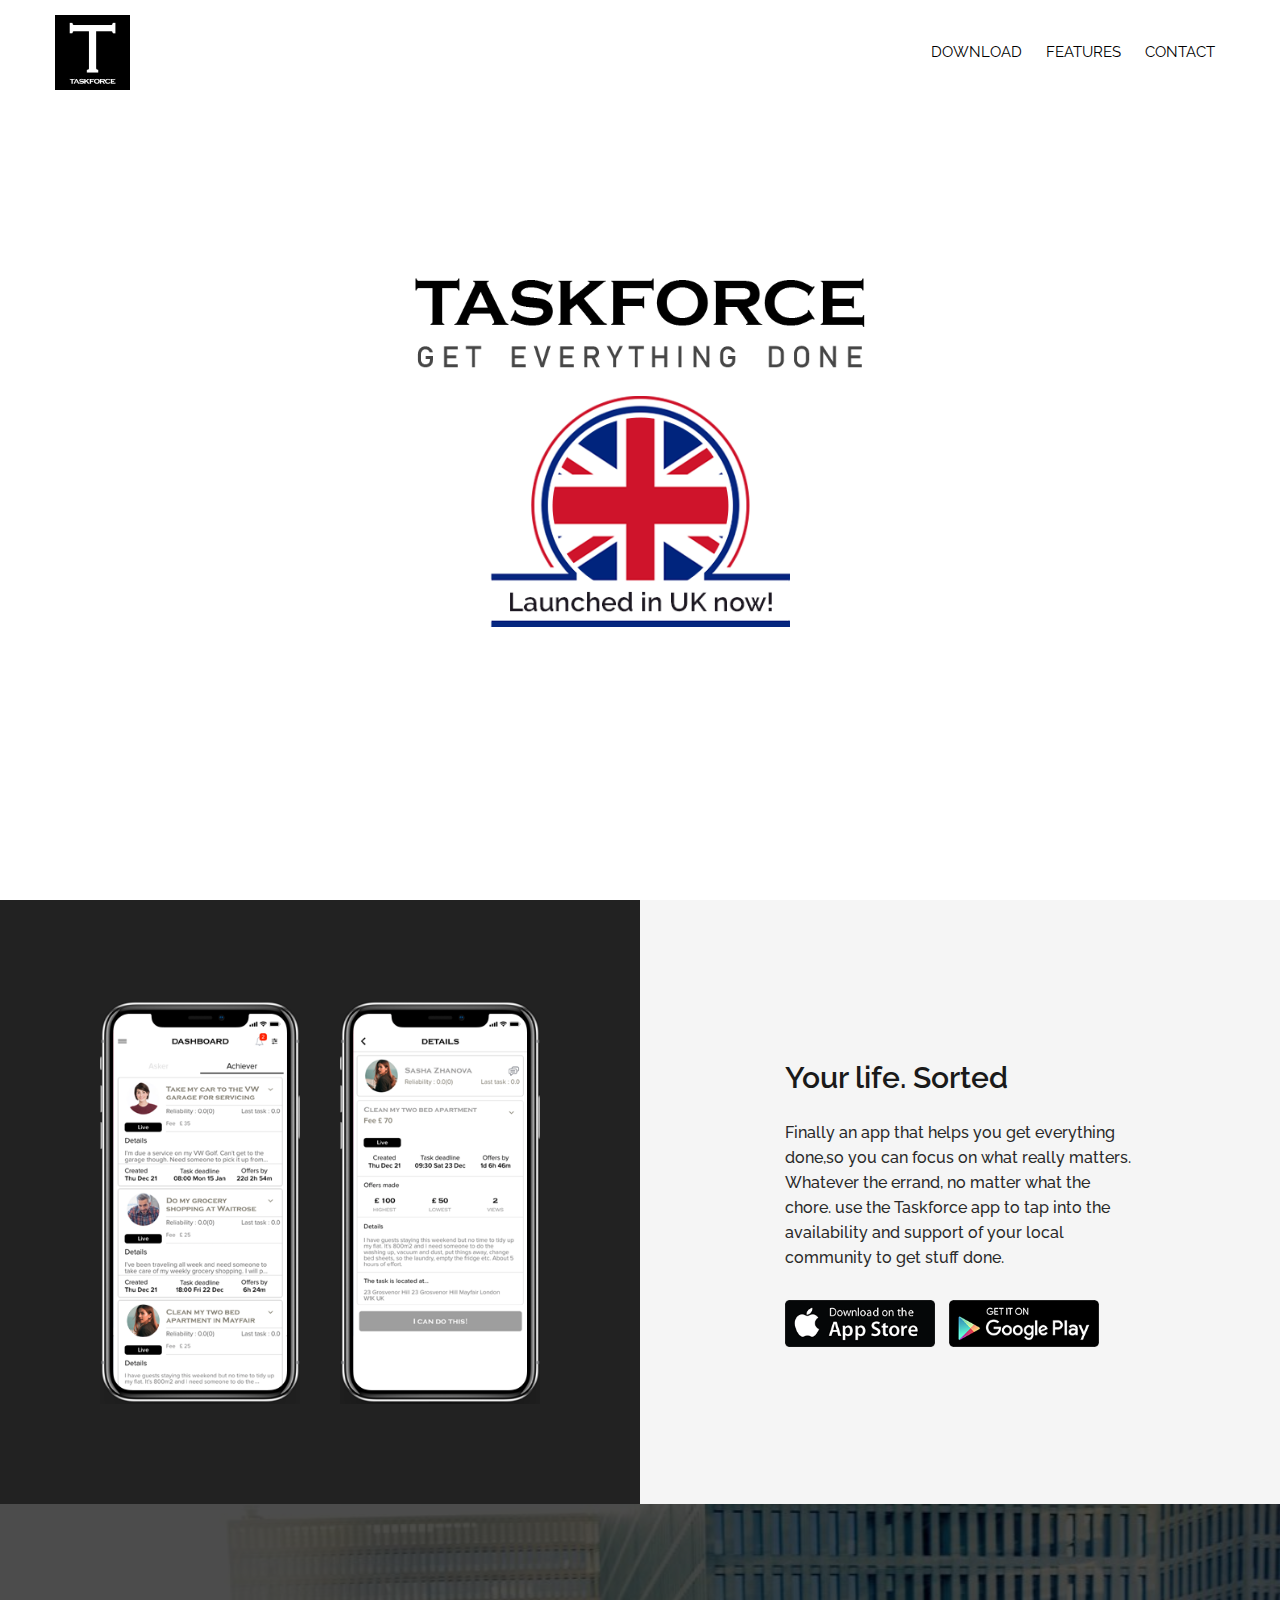
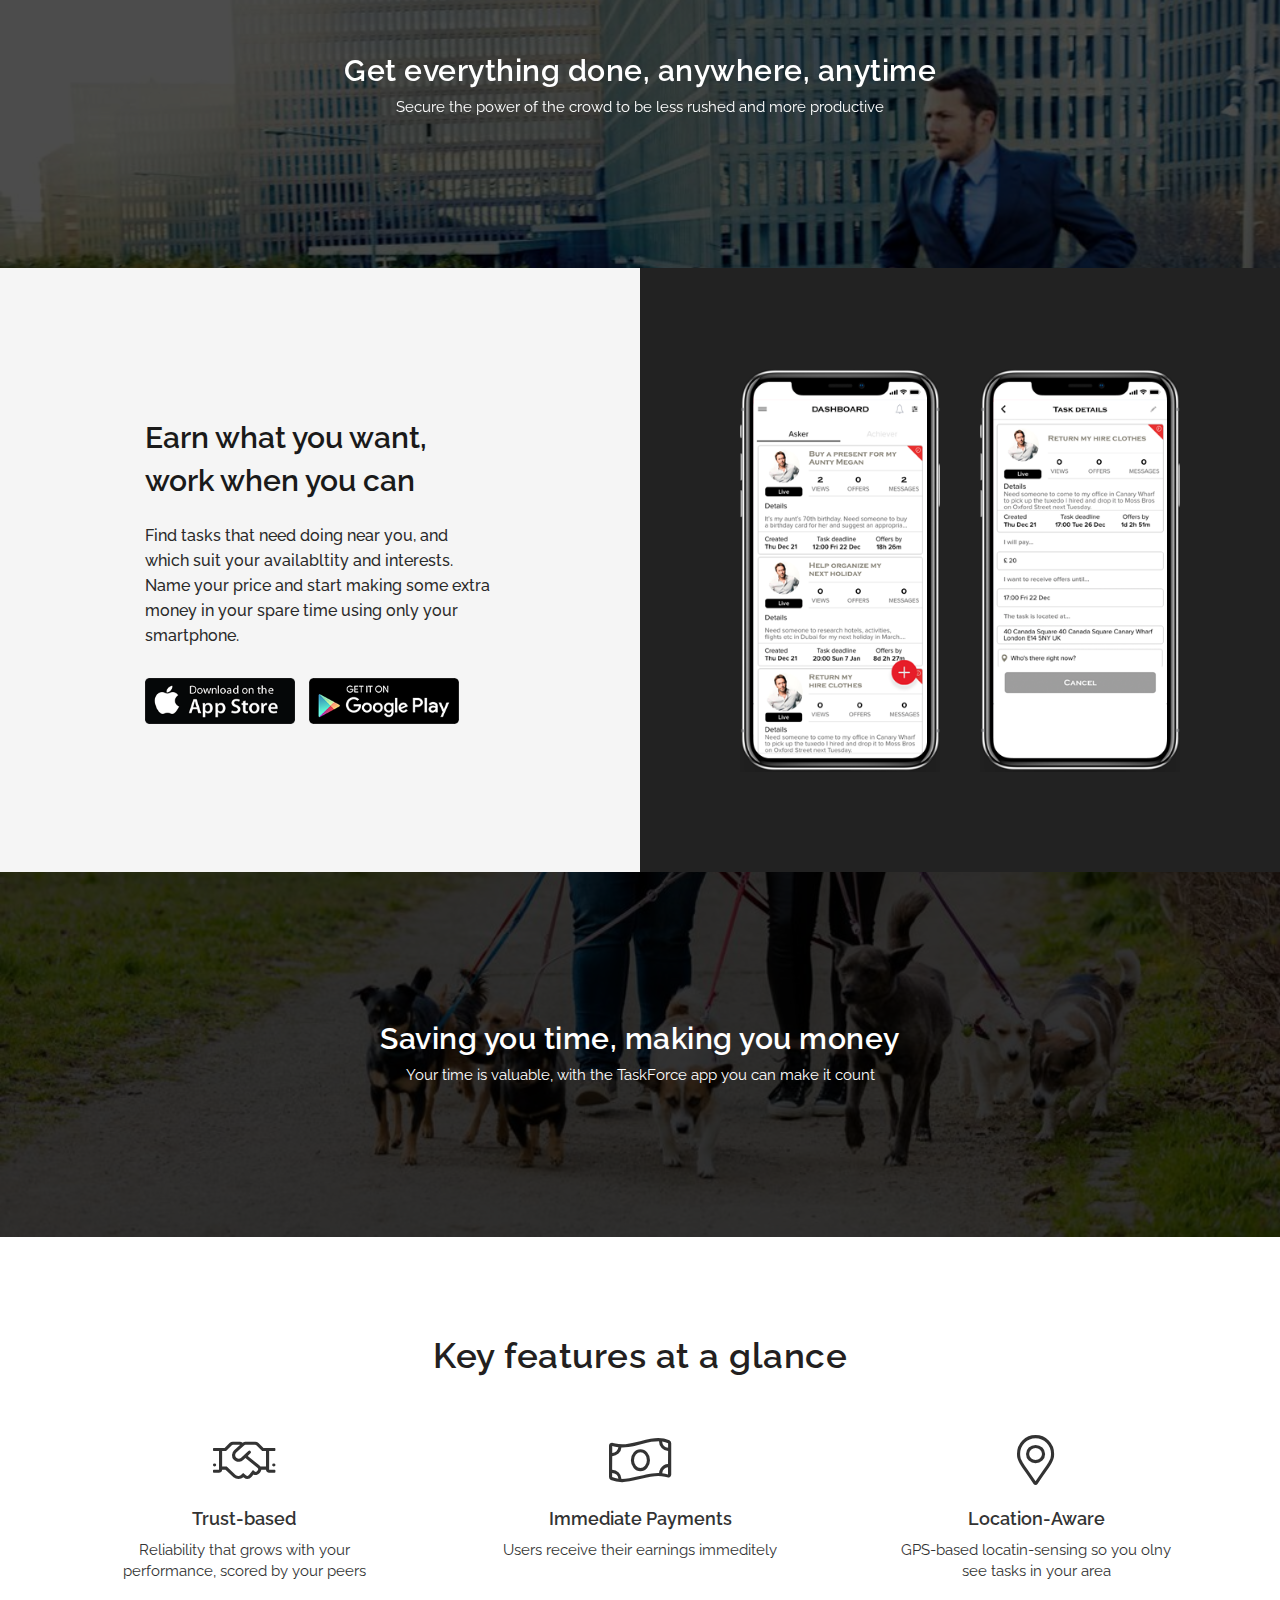
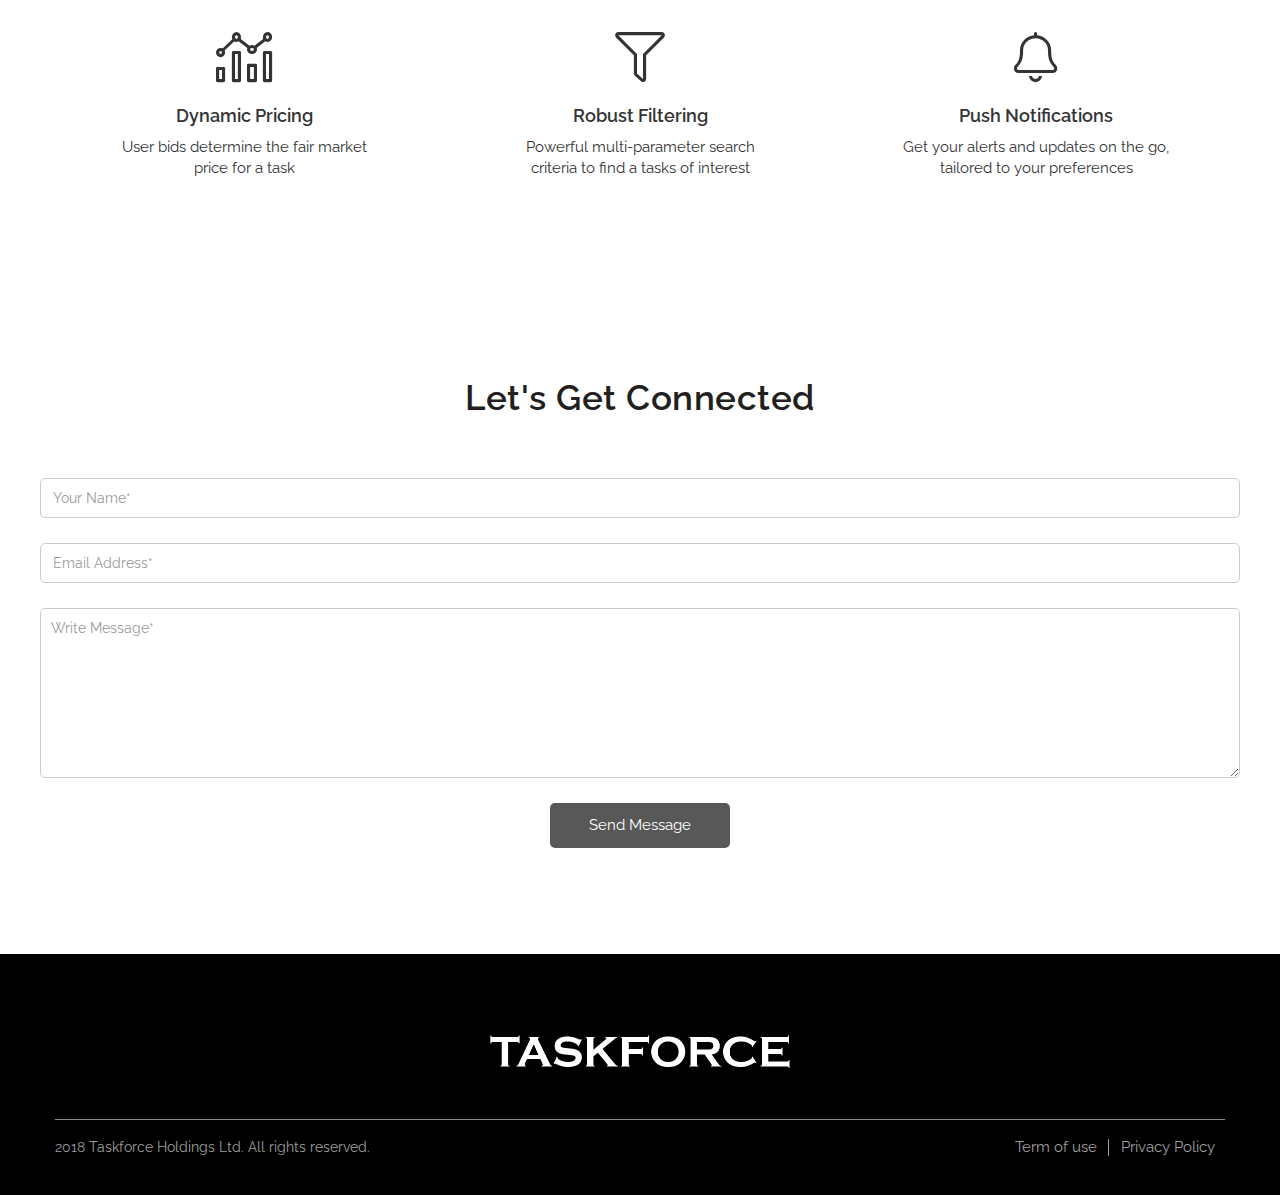
<file: taskforce-web/index.html>
<!doctype html>
<html class="no-js" lang="">

<head>
<meta charset="utf-8">
<meta http-equiv="x-ua-compatible" content="ie=edge">
<title>Taskforce</title>
<link rel=icon href=img/favicon.png sizes="20x20" type="image/png">
<meta name="description" content="">
<meta name="viewport" content="width=device-width, initial-scale=1">
<link rel="stylesheet" href="css/element.css">
<link rel="stylesheet" href="css/all.css">
<link rel="stylesheet" href="css/style.css">
<link rel="stylesheet" href="css/responsive.css">
<script src="js/vendor/modernizr-2.8.3.min.js" type="f7e3468832c8e26504511723-text/javascript"></script>
</head>
<body>
<!--[if lt IE 8]>
    <p class="browserupgrade">You are using an <strong>outdated</strong> browser. Please <a href="http://browsehappy.com/">upgrade your browser</a> to improve your experience.</p>
<![endif]-->

<div class="main-wrapper">
    <header id="sticky-header" class="header-area main-homepage homepage-four">
        <div class="container">
            <div class="row">
                <div class="col-md-3">
                    <div class="logo">
                        <h2>
                            <a href="#"><img src="img/Logo.jpg" alt="Logo"></a>
                            
                        </h2>
                    </div>
                </div>
                <div class="col-md-9 col-sm-9">
                    <div class="main-menu-area">
                        <ul class="pr-menu">
                            <li class="active"><a href="#download" class="page-scroll">Download</a></li>
                            <li><a href="#features" class="page-scroll">Features</a></li>
                            <li><a href="#contact" class="page-scroll">Contact</a></li>
                        </ul>
                    </div>
                </div>
                <div class="mobile-menu-area">
                    <div class="mobile-menu home-1">
                        <ul>
                            <li class="active"><a href="#download" class="page-scroll">Download</a></li>
                            <li><a href="#features" class="page-scroll">Features</a></li>
                            <li><a href="#contact" class="page-scroll">Contact</a></li>
                        </ul>
                    </div>
                </div>
            </div>
        </div>
    </header>
    
    <div class="main-section">
        <div class="main-sec-wrapper">
            <div class="main-screen">
                <div class="main-s-logo">
                    <div class="logo-s">
                        <img class="main-logo" src="img/logo.png" alt="logo">
                        <img class="uk-logo" src="img/uk-badge.png" alt="uk">
                    </div>
                    
                </div>
            </div>
        </div>
    </div>
    <div id="download" class="lsf-container">
        <div class="lf-so-sec-common lf-so-sec-left">
            <div class="screens-common">
                <img src="img/1.png" alt="screen1">
                <img src="img/2.png" alt="screen2">
            </div>
        </div>
        <div class="lf-so-sec-common lf-so-sec-right">
            <div class="lf-content-container">
                <div class="lf-content-inner">
                    <div class="lf-c-heading">Your life. Sorted</div>
                    <div class="lf-c-txt">
                        Finally an app that helps you get everything done,so you can focus on what really matters. Whatever the errand, no matter what the chore. use the Taskforce app to tap into the availability and support of your local community to get stuff done.
                    </div>
                    <div class="download-btn">
                        <img src="img/istore.png" alt="Apple Store">
                        <img src="img/playstore.png" alt="Play Store">
                    </div>
                </div>
            </div>
        </div>
    </div>
    <div class="parallax-background get-area area-bg" data-image-src="img/bg/3.jpg" data-height="365px"><!--data-image-src="https://source.unsplash.com/random/1920x1081" data-height="400px"-->
        <div class="container">
            <div class="row">
                <h2>Get everything done, anywhere, anytime</h2>
                <span>Secure the power of the crowd to be less rushed and more productive</span>
            </div>
        </div>
    </div>
    <div class="lsf-container">
        <div class="lf-so-sec-common lf-so-sec-right">
            <div class="lf-content-container">
                <div class="lf-content-inner">
                    <div class="lf-c-heading">Earn what you want, work when you can</div>
                    <div class="lf-c-txt">
                        Find tasks that need doing near you, and which suit your availabltity and interests. Name your price and start making some extra money in your spare time using only your smartphone.
                    </div>
                    <div class="download-btn">
                        <img src="img/istore.png" alt="Apple Store">
                        <img src="img/playstore.png" alt="Play Store">
                    </div>
                </div>
            </div>
        </div>
        <div class="lf-so-sec-common lf-so-sec-left">
            <div class="screens-common">
                <img src="img/3.png" alt="screen3">
                <img src="img/4.png" alt="screen4">
            </div>
        </div>
    </div>
    <div class="tm-area area-bg">
        <div class="container">
            <div class="row">
                <h2>Saving you time, making you money</h2>
                <span>Your time is valuable, with the TaskForce app you can make it count</span>
            </div>
        </div>
    </div>
    <div id="features" class="key-feature-container text-center">
        <div class="container">
            <div class="row">
                <h1>Key features at a glance</h1>
                <div class="key-feature">
                    <div class="key-feature-col">
                        <div class="key-feature-icon"><i class="fal fa-handshake"></i></div>
                        <div class="key-feature-h">Trust-based</div>
                        <div class="key-feature-txt">Reliability that grows with your performance, scored by your peers</div>
                    </div>
                    <div class="key-feature-col">
                        <div class="key-feature-icon"><i class="fal fa-money-bill-wave"></i></div>
                        <div class="key-feature-h">Immediate Payments</div>
                        <div class="key-feature-txt">Users receive their earnings immeditely</div>
                    </div>
                    <div class="key-feature-col">
                        <div class="key-feature-icon"><i class="fal fa-map-marker-alt"></i></div>
                        <div class="key-feature-h">Location-Aware</div>
                        <div class="key-feature-txt">GPS-based locatin-sensing so you olny see tasks in your area</div>
                    </div>
                    <div class="key-feature-col">
                        <div class="key-feature-icon"><i class="fal fa-analytics"></i></div>
                        <div class="key-feature-h">Dynamic Pricing</div>
                        <div class="key-feature-txt">User bids determine the fair market price for a task</div>
                    </div>
                    <div class="key-feature-col">
                        <div class="key-feature-icon"><i class="fal fa-filter"></i></div>
                        <div class="key-feature-h">Robust Filtering</div>
                        <div class="key-feature-txt">Powerful multi-parameter search criteria to find a tasks of interest</div>
                    </div>
                    <div class="key-feature-col">
                        <div class="key-feature-icon"><i class="fal fa-bell"></i></div>
                        <div class="key-feature-h">Push Notifications</div>
                        <div class="key-feature-txt">Get your alerts and updates on the go, tailored to your preferences</div>
                    </div>
                </div>
            </div>
        </div>
    </div>
</div>


<!--<div id="subscribe" class="news-area">
    <div class="container">
        <div class="row">
            <div class="col-md-8 col-md-offset-2 text-center">
                <div class="news-heading">
                    <h1>Newsletter</h1>
                    <p>Find out more about the Taskforce App</p>
                </div>
            </div>
        </div>
        <div class="row text-center">
            <div class="download-icon"> 
                <input type="text" class="form-control" placeholder="demo@demo.com" >
                <input type="submit" value="Subscribe"> 
            </div>
        </div>
    </div>
</div>-->
<div id="contact" class="key-feature-container text-center">
    <div class="container">
        <div class="row">
            <h1>Let's Get Connected</h1>
            <div class="contact-form">
                <form id="applop-contact-form" action="https://bigtechit.net/html/applop-preview/applop/contact-me.php" method="POST">
                    <div class="form-group">
                        <input class="form-control" name="name" type="text" placeholder="Your Name*" required>
                    </div>
                    <div class="form-group">
                        <input class="form-control" name="email" type="email" placeholder="Email Address*" required>
                    </div>
                    <!--<div class="form-group">
                        <input class="form-control" name="website" type="url" placeholder="Your Website*" required>
                    </div>-->
                    <div class="form-group">
                        <textarea class="form-control" name="message" cols="30" rows="2" placeholder="Write Message*"></textarea>
                    </div>
                    <button class="send-msg" type="submit">Send Message</button>
                    <p class="applop-send-message"></p>
                </form>
            </div>
        </div>
    </div>
</div>


<div class="footer-area text-center">
    <div class="container">
        <div class="row">
            <div class="col-md-12">
                <div class="footer">
                    <div class="footer-logo"><img src="img/logo-white.png"></div>
                    <div class="footer-bottom">
                        <p>2018 Taskforce Holdings Ltd. All rights reserved.</p>
                        <ul class="footer-menu">
                            <li><a href="https://www.thetaskforceapp.com/page/term">Term of use</a></li>
                            <li><a href="https://www.thetaskforceapp.com/page/privacy">Privacy Policy</a></li>
                        </ul>
                    </div>
                </div>
            </div>
        </div>
    </div>
</div>

<script src="js/jquery-2.1.4.js" type="text/javascript"></script> 
<script src="js/plugins.js" type="text/javascript"></script> 
<script src="js/main.js" type="text/javascript"></script> 
<script src="js/app.js" type="text/javascript"></script>
<script src="js/mains.js" type="text/javascript"></script> 
    <script>
        $(".mean-nav").click(function(){
            $(".mean-nav").slideUP('slow');
        });
        
    </script>
    
    <script>
        
        $(function() {
            var $el = $('.parallax-background');
            if ($(window).width() > 991) {
                $(window).on('scroll', function () {
                    
                    var scroll = $(document).scrollTop();
                    $el.css({
                        'background-position':'50% '+(-.28*scroll)+'px'
                    });
                });
            }
            
        });
        
    </script>
</body>

<!-- Mirrored from bigtechit.net/html/applop-preview/applop/index-4.html by HTTrack Website Copier/3.x [XR&CO'2014], Tue, 26 Jan 2021 07:47:15 GMT -->
</html>
</file>
<file: taskforce-web/css/style.css>
@import 'https://fonts.googleapis.com/css?family=Raleway:200,300,400,500,600';
@import 'https://fonts.googleapis.com/css?family=Dosis:600';
body {
    font-family: raleway, sans-serif;
    font-weight: 400;
    font-style: normal;
    font-size: 15px
}
h1, h2, h3, h4, h5, h6 {
    color: #231f20;
    font-family: raleway, sans-serif;
    font-style: normal;
    font-weight: 400;
    letter-spacing: .5px;
    margin-top: 0
}
h1 a, h2 a, h3 a, h4 a, h5 a, h6 a {
    color: inherit;
    font-family: raleway, sans-serif
}
h1 a:hover, h2 a:hover, h3 a:hover, h4 a:hover, h5 a:hover, h6 a:hover {
    color: #54ea87
}
ul {
    margin: 0;
    padding: 0
}
li {
    list-style: none
}
p {
    color: #666;
    font-size: 14px;
    font-weight: 400;
    line-height: 24px;
    margin-bottom: 6px
}
.container {
    width: 1200px
}
.container-fluid {
    margin-left: -15px;
    margin-right: -15px
}
.f-left {
    float: left
}
.f-right {
    float: right
}
.fix {
    overflow: hidden
}
a img {
    -webkit-transition: .3s;
    transition: .3s
}
a img:hover {
    opacity: .9;
    -ms-filter: "alpha(opacity=90)"
}
a, .btn {
    -webkit-transition: all .3s ease-out 0s;
    transition: all .3s ease-out 0s
}
.btn {
    border-radius: 0;
    font-size: 14px;
    padding: 0 15px;
    height: 30px;
    line-height: 30px
}
a:focus, .btn:focus {
    text-decoration: none;
    outline: none
}
a:focus, a:hover {
    color: #21273d;
    text-decoration: none
}
a, button {
    outline: medium;
    color: #858585
}
h1 {
    font-size: 35px;
    font-weight: 500
}
h2 {
    font-size: 30px;
    font-weight: 600
}
h3 {
    font-size: 18px
}
h4 {
    font-size: 15px
}
h5 {
    font-size: 14px
}
h6 {
    font-size: 11px
}
.text-uppercase {
    text-transform: uppercase
}
.gray-bg {
    background: #f7fbfe
}
.white-bg {
    background: #fff
}
.black-bg {
    background: #231f20 none repeat scroll 0 0
}
label {
    color: #858585;
    cursor: pointer;
    font-size: 14px;
    font-weight: 400
}
*::-moz-selection {
    background: #4fe382;
    color: #fff;
    text-shadow: none
}
*::-moz-selection {
    background: #4fe382 none repeat scroll 0 0;
    color: #fff;
    text-shadow: none
}
::selection {
    background: #4fe382;
    color: #fff;
    text-shadow: none
}
*::-moz-placeholder {
    font-size: 14px
}
*::-webkit-input-placeholder {
    color: #fff;
    font-size: 14px
}
*:-ms-input-placeholder {
    color: #fff;
    font-size: 14px
}
*::placeholder {
    color: #fff;
    font-size: 14px
}
.text-center {
    text-align: center
}
.m-0 {
    margin-top: 0;
    margin-right: 0;
    margin-bottom: 0;
    margin-left: 0
}
.p-0 {
    padding-top: 0;
    padding-right: 0;
    padding-bottom: 0;
    padding-left: 0
}
.p-100 {
    padding: 100px
}
.mt-0 {
    margin-top: 0
}
.mt-10 {
    margin-top: 10px
}
.mt-15 {
    margin-top: 15px
}
.mt-20 {
    margin-top: 20px
}
.mt-30 {
    margin-top: 30px
}
.mt-40 {
    margin-top: 40px
}
.mt-50 {
    margin-top: 50px
}
.mt-60 {
    margin-top: 60px
}
.mt-70 {
    margin-top: 70px
}
.mt-80 {
    margin-top: 80px
}
.mt-90 {
    margin-top: 90px
}
.mt-100 {
    margin-top: 100px
}
.mt-110 {
    margin-top: 110px
}
.mt-120 {
    margin-top: 120px
}
.mt-130 {
    margin-top: 130px
}
.mt-140 {
    margin-top: 140px
}
.mt-150 {
    margin-top: 150px
}
.mb-0 {
    margin-bottom: 0
}
.mb-10 {
    margin-bottom: 10px
}
.mb-15 {
    margin-bottom: 15px
}
.mb-20 {
    margin-bottom: 20px
}
.mb-30 {
    margin-bottom: 30px
}
.mb-40 {
    margin-bottom: 40px
}
.mb-50 {
    margin-bottom: 50px
}
.mb-60 {
    margin-bottom: 60px
}
.mb-70 {
    margin-bottom: 70px
}
.mb-80 {
    margin-bottom: 80px
}
.mb-90 {
    margin-bottom: 90px
}
.mb-100 {
    margin-bottom: 100px
}
.mb-110 {
    margin-bottom: 110px
}
.mb-120 {
    margin-bottom: 120px
}
.mb-130 {
    margin-bottom: 130px
}
.mb-140 {
    margin-bottom: 140px
}
.mb-150 {
    margin-bottom: 150px
}
.pt-0 {
    padding-top: 0
}
.pt-10 {
    padding-top: 10px
}
.pt-15 {
    padding-top: 15px
}
.pt-20 {
    padding-top: 20px
}
.pt-30 {
    padding-top: 30px
}
.pt-40 {
    padding-top: 40px
}
.pt-50 {
    padding-top: 50px
}
.pt-60 {
    padding-top: 60px
}
.pt-70 {
    padding-top: 70px
}
.pt-80 {
    padding-top: 80px
}
.pt-90 {
    padding-top: 90px
}
.pt-100 {
    padding-top: 100px
}
.pt-110 {
    padding-top: 110px
}
.pt-120 {
    padding-top: 120px
}
.pt-130 {
    padding-top: 130px
}
.pt-140 {
    padding-top: 140px
}
.pt-150 {
    padding-top: 150px
}
.pr-0 {
    padding-right: 0
}
.pr-10 {
    padding-right: 10px
}
.pr-15 {
    padding-right: 15px
}
.pr-20 {
    padding-right: 20px
}
.pr-30 {
    padding-right: 30px
}
.pr-40 {
    padding-right: 40px
}
.pr-50 {
    padding-right: 50px
}
.pr-60 {
    padding-right: 60px
}
.pr-70 {
    padding-right: 70px
}
.pr-80 {
    padding-right: 80px
}
.pr-90 {
    padding-right: 90px
}
.pr-100 {
    padding-right: 100px
}
.pr-110 {
    padding-right: 110px
}
.pr-120 {
    padding-right: 120px
}
.pr-130 {
    padding-right: 130px
}
.pr-140 {
    padding-right: 140px
}
.pb-0 {
    padding-bottom: 0
}
.pb-10 {
    padding-bottom: 10px
}
.pb-15 {
    padding-bottom: 15px
}
.pb-20 {
    padding-bottom: 20px
}
.pb-30 {
    padding-bottom: 30px
}
.pb-40 {
    padding-bottom: 40px
}
.pb-50 {
    padding-bottom: 50px
}
.pb-60 {
    padding-bottom: 60px
}
.pb-70 {
    padding-bottom: 70px
}
.pb-80 {
    padding-bottom: 80px
}
.pb-90 {
    padding-bottom: 90px
}
.pb-100 {
    padding-bottom: 100px
}
.pb-110 {
    padding-bottom: 110px
}
.pb-120 {
    padding-bottom: 120px
}
.pb-130 {
    padding-bottom: 130px
}
.pb-140 {
    padding-bottom: 140px
}
.pb-150 {
    padding-bottom: 150px
}
.pl-0 {
    padding-left: 0
}
.pl-10 {
    padding-left: 10px
}
.pl-15 {
    padding-left: 15px
}
.pl-20 {
    padding-left: 20px
}
.pl-30 {
    padding-left: 30px
}
.pl-40 {
    padding-left: 40px
}
.pl-50 {
    padding-left: 50px
}
.pl-60 {
    padding-left: 60px
}
.pl-70 {
    padding-left: 70px
}
.pl-80 {
    padding-left: 80px
}
.pl-90 {
    padding-left: 90px
}
.pl-100 {
    padding-left: 100px
}
.pl-110 {
    padding-left: 110px
}
.pl-120 {
    padding-left: 120px
}
.pl-130 {
    padding-left: 130px
}
.pl-140 {
    padding-left: 140px
}
.pl-150 {
    padding-left: 150px
}
.ptb-0 {
    padding: 0
}
.ptb-10 {
    padding: 10px 0
}
.ptb-20 {
    padding: 20px 0
}
.ptb-30 {
    padding: 30px 0
}
.ptb-40 {
    padding: 40px 0
}
.ptb-50 {
    padding: 50px 0
}
.ptb-60 {
    padding: 60px 0
}
.ptb-70 {
    padding: 70px 0
}
.ptb-80 {
    padding: 80px 0
}
.ptb-90 {
    padding: 90px 0
}
.ptb-100 {
    padding: 100px 0
}
.ptb-110 {
    padding: 110px 0
}
.ptb-120 {
    padding: 120px 0
}
.ptb-130 {
    padding: 130px 0
}
.ptb-140 {
    padding: 140px 0
}
.ptb-150 {
    padding: 150px 0
}
.mtb-0 {
    margin: 0
}
.mtb-10 {
    margin: 10px 0
}
.mtb-15 {
    margin: 15px 0
}
.mtb-20 {
    margin: 20px 0
}
.mtb-30 {
    margin: 30px 0
}
.mtb-40 {
    margin: 40px 0
}
.mtb-50 {
    margin: 50px 0
}
.mtb-60 {
    margin: 60px 0
}
.mtb-70 {
    margin: 70px 0
}
.mtb-80 {
    margin: 80px 0
}
.mtb-90 {
    margin: 90px 0
}
.mtb-100 {
    margin: 100px 0
}
.mtb-110 {
    margin: 110px 0
}
.mtb-120 {
    margin: 120px 0
}
.mtb-130 {
    margin: 130px 0
}
.mtb-140 {
    margin: 140px 0
}
.mtb-150 {
    margin: 150px 0
}
.mb-180 {
    margin-bottom: 180px
}
.bg-opacity-white-gray-50:before, .bg-opacity-black-10:before, .bg-opacity-black-20:before, .bg-opacity-black-30:before, .bg-opacity-black-40:before, .bg-opacity-black-50:before, .bg-opacity-black-60:before, .bg-opacity-black-70:before, .bg-opacity-black-75:before, .bg-opacity-black-80:before, .bg-opacity-black-90:before, .bg-opacity-white-10:before, .bg-opacity-white-20:before, .bg-opacity-white-30:before, .bg-opacity-white-40:before, .bg-opacity-white-50:before, .bg-opacity-white-60:before, .bg-opacity-white-70:before, .bg-opacity-white-80:before, .bg-opacity-white-90:before {
    content: "";
    display: inline-block;
    height: 100%;
    left: 0;
    position: absolute;
    top: 0;
    width: 100%;
    z-index: -1
}
.bg-opacity-black-40:before {
    background: rgba(0, 0, 0, .4)
}
.bg-opacity-black-50:before {
    background: rgba(0, 0, 0, .5)
}
.bg-opacity-black-60:before {
    background: rgba(0, 0, 0, .75)
}
.bg-opacity-black-70:before {
    background: rgba(0, 0, 0, .7)
}
.bg-opacity-black-75:before {
    background: rgba(0, 0, 0, .75)
}
.bg-opacity-black-80:before {
    background: rgba(0, 0, 0, .8)
}
.bg-opacity-black-90:before {
    background: rgba(0, 0, 0, .9)
}
.bg-opacity-white-10:before {
    background: rgba(255, 255, 255, .1)
}
.bg-opacity-white-20:before {
    background: rgba(255, 255, 255, .2)
}
.bg-opacity-white-30:before {
    background: rgba(255, 255, 255, .3)
}
.bg-opacity-white-40:before {
    background: rgba(255, 255, 255, .4)
}
.bg-opacity-white-50:before {
    background: rgba(255, 255, 255, .5)
}
.bg-opacity-white-60:before {
    background: rgba(255, 255, 255, .6)
}
.bg-opacity-white-70:before {
    background: rgba(255, 255, 255, .7)
}
.bg-opacity-white-80:before {
    background: rgba(255, 255, 255, .8)
}
.bg-opacity-white-90:before {
    background: rgba(255, 255, 255, .9)
}
.bg-1 {
    background: url(img/bg/1.jpg)
}
.bg-2 {
    background: url(img/bg/2.jpg)
}
.bg-3 {
    background: url(img/bg/3.jpg)
}
.bg-4 {
    background: url(img/bg/4.jpg)
}
.bg-5 {
    background: url(img/bg/5.jpg)
}
.bg-6 {
    background: url(img/bg/6.jpg)
}
.bg-7 {
    background: url(img/bg/7.jpg)
}
.bg-8 {
    background: url(img/bg/8.jpg)
}
.bg-9 {
    background: url(img/bg/9.html)
}
.bg-10 {
    background: url(img/bg/10.html)
}
.banner-bg-1 {
    background: url(img/bg/banner/1.jpg)
}
.banner-bg-2 {
    background: url(img/bg/banner/2.jpg)
}
.banner-bg-3 {
    background: url(img/bg/banner/3.jpg)
}
.banner-bg-4 {
    background: url(img/bg/banner/4.jpg)
}
.banner-bg-5 {
    background: url(img/bg/banner/5.jpg)
}
.banner-bg-6 {
    background: url(img/bg/banner/6.jpg)
}
.banner-bg-7 {
    background: url(img/bg/banner/7.jpg)
}
.banner-bg-1, .bg-1, .banner-bg-2, .bg-2, .banner-bg-3, .bg-3, .banner-bg-4, .bg-4, .banner-bg-5, .bg-5, .banner-bg-6, .bg-6, .banner-bg-7, .bg-7, .bg-8, .bg-9, .bg-10 {
    background-clip: initial;
    background-color: transparent;
    background-origin: initial;
    background-position: center center;
    background-repeat: no-repeat;
    background-size: cover;
    position: relative;
    z-index: 0
}
.slider-bg-one {
    background-image: url(img/slider/home-5/1.jpg);
    background-position: center center;
    background-repeat: no-repeat;
    background-size: cover
}
.slider-bg-two {
    background-image: url(img/slider/home-5/2.jpg);
    background-position: center center;
    background-repeat: no-repeat;
    background-size: cover
}
.slider-bg-three {
    background-image: url(img/slider/home-5/3.jpg);
    background-position: center center;
    background-repeat: no-repeat;
    background-size: cover
}
.main-wrapper {
    overflow: hidden
}
a.button {
    background: transparent none repeat scroll 0 0;
    border: 2px solid #fff;
    border-radius: 50px;
    color: #f1f1f1;
    display: inline-block;
    font-size: 14px;
    height: 45px;
    letter-spacing: 2px;
    line-height: 42px;
    padding: 0 30px;
    text-transform: none;
    transition: all .3s ease-out
}
.button {
    background: transparent none repeat scroll 0 0;
    border: 2px solid #fff;
    border-radius: 50px;
    color: #f1f1f1;
    display: inline-block;
    font-size: 14px;
    height: 45px;
    letter-spacing: 2px;
    line-height: 42px;
    padding: 0 30px;
    text-transform: none;
    transition: all .3s ease-out
}
.button.active {
    background: transparent linear-gradient(to right, #43e97b 0%, #38f9d7 100%) repeat scroll 0 0;
    border: medium;
    height: 40px;
    line-height: 40px;
    padding: 0 35px
}
.button.active:hover {
    background-image: linear-gradient(to right, #43e97b 0%, #38f9d7 100%);
    border: medium;
    box-shadow: 0 5px 25px rgba(0, 0, 0, .1);
    color: #fff
}
a.button.gradient-btn-one {
    background: transparent linear-gradient(to right, #92fe9d 0%, #00c9ff 100%) repeat scroll 0 0
}
.button.gradient-btn-one {
    background: transparent linear-gradient(to right, #92fe9d 0%, #00c9ff 100%) repeat scroll 0 0
}
.button.active.gradient-btn-one {
    background: transparent linear-gradient(to right, #92fe9d 0%, #00c9ff 100%) repeat scroll 0 0
}
a.button.gradient-btn-three {
    background: linear-gradient(to top, #4481eb 0%, #04befe 100%)
}
.button.gradient-btn-three {
    background: linear-gradient(to top, #4481eb 0%, #04befe 100%)
}
.button.active.gradient-btn-htree {
    background: linear-gradient(to top, #4481eb 0%, #04befe 100%)
}
.button.transparent {
    background: transparent none repeat scroll 0 0;
    border: 1px solid #f1f1f1
}
.button.transparent:hover {
    border-color: #d0731c
}
a.button-small {
    background: #de9a13 none repeat scroll 0 0;
    color: #f1f1f1;
    display: inline-block;
    font-size: 13px;
    height: 43px;
    letter-spacing: 2px;
    line-height: 43px;
    padding: 0 35px;
    text-transform: uppercase
}
a.button:hover, a.button-small:hover, .button:hover {
    background-image: linear-gradient(to right, #43e97b 0%, #38f9d7 100%);
    box-shadow: 0 5px 25px rgba(0, 0, 0, .1);
    color: #fff
}
.button.gradient-btn-three:hover {
    background: #3e86ed none repeat scroll 0 0
}
.button.no-bg {
    background-image: linear-gradient(to right, #43e97b 0%, #38f9d7 100%);
    height: 50px;
    line-height: 46px;
    padding: 0 40px
}
a.button.button-black {
    background: #f1f1f1 none repeat scroll 0 0;
    line-height: 46px;
    color: #de9a13
}
a.button.button-black:hover {
    background: #21273d;
    color: #f1f1f1
}
.about-item > p {
    margin-bottom: 10px;
    margin-left: 80px
}
.main-heading-content > h2 {
    font-weight: 700;
    margin-bottom: 35px;
    position: relative;
    text-transform: uppercase
}
.main-heading-content > h2::after {
    background: #21273d none repeat scroll 0 0;
    bottom: -12px;
    content: "";
    height: 2px;
    left: 50%;
    position: absolute;
    transform: translateX(-50%);
    width: 50px
}
.main-heading-content.text-center {
    margin-bottom: 80px
}
.readmore {
    background: transparent linear-gradient(to right, #92fe9d 0%, #00c9ff 100%) repeat scroll 0 0;
    border-radius: 30px;
    color: #fff;
    display: inline-block;
    font-size: 12px;
    letter-spacing: 1px;
    margin: 10px 0;
    padding: 10px 18px;
    text-transform: uppercase;
    transition: all .3s ease 0s
}
.readmore i {
    transition: .3s
}
.readmore:hover i {
    transition: .3s;
    display: inline-block;
    margin-left: 5px
}
.main-heading {
    margin-bottom: 70px;
    position: relative
}
.main-heading::after {
    background: transparent linear-gradient(to right, #43e97b 0%, #38f9d7 100%) repeat scroll 0 0;
    content: "";
    height: 1px;
    left: 0;
    margin: 0 auto;
    position: absolute;
    right: 0;
    top: 78px;
    width: 60px
}
.main-heading.heading-gradient::after {
    background: linear-gradient(to right, #92fe9d 0%, #00c9ff 100%)
}
.main-heading.use-gradient-three::after {
    background: linear-gradient(to top, #4481eb 0%, #04befe 100%)
}
.main-heading.g-4::after {
    background: #2a7af3
}
.use-gradient.use-gradient-four {
    background: #2a7af3 none repeat scroll 0 0;
    opacity: 1
}
.main-heading::before {
    background: transparent linear-gradient(to right, #43e97b 0%, #38f9d7 100%) repeat scroll 0 0;
    content: "";
    height: 1px;
    left: 0;
    margin: 0 auto;
    position: absolute;
    right: 0;
    top: 62px;
    width: 60px
}
.main-heading.heading-gradient::before {
    background: linear-gradient(to right, #92fe9d 0%, #00c9ff 100%)
}
.main-heading.use-gradient-three::before {
    background: linear-gradient(to top, #4481eb 0%, #04befe 100%)
}
.main-heading.g-4::before {
    background: #2a7af3
}
.main-heading > h1 {
    font-weight: 600;
    margin-bottom: 70px;
    position: relative;
    text-transform: uppercase
}
.main-heading > h1::after {
    background: transparent linear-gradient(to right, #43e97b 0%, #38f9d7 100%) repeat scroll 0 0;
    bottom: -33px;
    content: "";
    height: 1px;
    left: 0;
    margin: 0 auto;
    position: absolute;
    right: 0;
    width: 150px
}
.main-heading.heading-gradient > h1::after {
    background: linear-gradient(to right, #92fe9d 0%, #00c9ff 100%)
}
.main-heading.use-gradient-three > ::after {
    background: linear-gradient(to top, #4481eb 0%, #04befe 100%)
}
.main-heading.g-4 > ::after {
    background: #2a7af3
}
.main-heading.z-index > h1::after {
    background: #fff;
    bottom: -33px;
    content: "";
    height: 1px;
    left: 0;
    margin: 0 auto;
    position: absolute;
    right: 0;
    width: 150px
}
.main-heading.z-index {
    position: relative;
    z-index: 1
}
.main-heading.z-index::before {
    background: #fff;
    content: "";
    height: 1px;
    left: 0;
    margin: 0 auto;
    position: absolute;
    right: 0;
    top: 63px;
    width: 60px
}
.main-heading.z-index::after {
    background: #fff;
    content: "";
    height: 1px;
    left: 0;
    margin: 0 auto;
    position: absolute;
    right: 0;
    top: 78px;
    width: 60px
}
.main-heading.z-index > h1 {
    color: #fff
}
.main-heading.z-index > p {
    color: #fff
}
.logo h2 a {
    color: #fff;
    position: relative;
    z-index: 1111
}
.logo h2 {
    margin-bottom: 0;
    padding: 15px 0
}
.logo h2 a img {
     max-width: 75px;   
}
.header-area {
    background: transparent none repeat scroll 0 0;
    position: absolute;
    top: 0;
    transition: all .3s ease 0s;
    width: 100%;
    z-index: 111
}
.slider-section {
    position: relative
}
.slider-item {
    padding: 150px 0;
    position: absolute
}
.slider-content h1 {
    color: #fff;
    font-size: 40px;
    margin-bottom: 30px
}
.slider-content p {
    color: #fff;
    font-size: 21px;
    line-height: 1.5;
    margin-bottom: 30px
}
.slider-content span{
    top: -20px;
    position: relative;
}

.slider-content span p{
    color: #fff;
    font-size: 15px;
    line-height: 1.5;
    margin-bottom: 30px;
}

.slider-content {
    padding: 80px 0
}
.header-area.homepage-single {
    background: transparent linear-gradient(to right, #92fe9d 0%, #00c9ff 100%) repeat scroll 0 0
}
.main-homepage.sticky {
    background: linear-gradient(to right, #43e97b 0%, #38f9d7 100%);
    box-shadow: 0 0 10px 0 rgba(0, 0, 0, .2);
    position: fixed;
    transition: all .3s ease 0s;
    z-index: 999
}
.main-menu li a{
    border-bottom: 1px solid transparent;
}
.main-menu li.active a {
    position: relative;
    color: #fff;
    border-bottom: 1px solid #fff;
}
.main-menu li a:hover {
    border-bottom: 1px solid #fff;
}
.main-homepage.homepage-two.sticky {
    background-image: linear-gradient(to right, #92fe9d 0%, #00c9ff 100%)
}
.main-homepage.homepage-three.sticky {
    background-image: linear-gradient(to top, #4481eb 0%, #04befe 100%)
}
.main-homepage.homepage-four.sticky {
    background: #fff;
}
.slider-wrappwe.use-gradient.use-gradient-three > canvas {
    position: absolute
}
.main-menu {
    float: right;
    padding-top: 20px;
}
.main-menu li {
    display: inline-block
}
.main-menu li a {
    color: #fff;
    display: block;
    padding: 10px 10px;
    
}
.pr-menu{
    float: right;
    padding-top: 32px;
}
.pr-menu li {
    display: inline-block;
}
/*.pr-menu li.active a {
    position: relative;
    color: #fff;
    border-bottom: 1px solid #fff;
}*/
.pr-menu li a {
    color: #000;
    display: block;
    padding: 10px 10px;
    text-transform: uppercase;
}
.pr-menu li a:hover {
    color: #525252;
}

.use-gradient {
    border-radius: 0;
    height: 100vh;
    left: 0;
    top: 0;
    transform: none;
    transition: transform .7s cubic-bezier(.47, .04, .22, .92) 0s, height .2s ease 0s, width .2s ease 0s;
    width: 100vw;
    background-image: linear-gradient(to right, #43e97b 0%, #38f9d7 100%);
    opacity: .9
}
.use-gradient.use-gradient-two {
    opacity: 1
}
.use-gradient.use-gradient-two {
    background: linear-gradient(to right, #92fe9d 0%, #00c9ff 100%)
}
.use-gradient.use-gradient-three {
    background-image: linear-gradient(to top, #4481eb 0%, #04befe 100%)
}
.pic-one {
    float: left;
    width: 200px!important
}
.pic-two {
    margin-left: -60px;
    margin-top: -20px;
    width: 220px!important
}
.slider-item-5 {
    height: 100vh;
    position: relative
}
.slide-pic-one.home-5 {
    position: relative;
    top: 20px
}
.slider-item-5::after {
    background: #2F2F2F none repeat scroll 0 0;
    content: "";
    height: 100%;
    opacity: .9;
    position: absolute;
    width: 100%;
    left: 0;
    top: 0
}
.slider-content-area {
    position: absolute;
    top: 55%;
    transform: translateY(-50%);
    z-index: 999
}
.slider-item-5 .pic-two {
    left: -35px;
    position: relative;
    top: -20px;
    width: 220px!important
}
.main-sec-wrapper{
    width: 100%;
    z-index: 1;
}
.main-screen {
    height: 100vh;
    position: relative;
}
.main-s-logo{
    display: flex;
    width: 100%;
    height: 100%;
    align-items: center;
    justify-content: center;
    
}
.logo-s {
    max-width: 450px;
    text-align: center;
}
.main-s-logo img.main-logo{
    display: inline-block;
    width: 450px;
    max-width: 100%;
}
.main-s-logo img.uk-logo {
    display: inline-block;
    width: 300px;
    max-width: 100%;
    margin-top: 25px;
}

.main-section{
    position: relative;
}
.slider-wrapper .owl-nav {
    display: none
}
.feature-icon {
    margin-bottom: 25px
}
.feature-icon img {
    width: 60px
}
.about-one {
    float: left;
    width: 200px
}
.about-two {
    margin-left: -60px;
    margin-top: -28px;
    width: 220px
}
.about-left > h1 {
    margin-bottom: 35px
}
.about-left > p {
    margin-bottom: 30px
}
.app-detels-img > img {
    width: 100%
}
.app-detels-item {
    margin-bottom: 60px
}
.app-detels-item > h3 {
    margin-bottom: 12px;
    font-weight: 600;
    font-size: 19px;
}
.app-detels-item span i{
    font-size: 35px;
    margin-bottom: 10px;
}
.app-detels-item span i.i-one{
    color: #2a7af3;
}
.app-detels-item span i.i-two{
    color: #EB2E4A;
}
.app-detels-item span i.i-three{
    color: #F15723;
}
.app-detels-item span i.i-four{
    color: #9B6A30;
}
.app-detels-item span i.i-five{
    color: #19B963;
}
.app-detels-item span i.i-six{
    color: #268FFF;
}


.app-detels-img > img {
    width: 95%
}
.video-area {
    position: relative;
    overflow: hidden
}
.video-area::after {
    background: transparent linear-gradient(to right, #43e97b 0%, #38f9d7 100%) repeat scroll 0 0;
    content: "";
    height: 100%;
    left: 0;
    opacity: .9;
    position: absolute;
    top: 0;
    width: 100%
}
.video-area.use-gradient-two::after {
    background: linear-gradient(to right, #92fe9d 0%, #00c9ff 100%)
}
.video-area.use-gradient-three::after {
    background-image: linear-gradient(to top, #4481eb 0%, #04befe 100%)
}
.video-area.use-gradient-four::after {
    background: #1C1C1C none repeat scroll 0 0
}
.video-wrapper {
    position: relative;
    z-index: 1
}
.video-heading span {
    font-weight: 300
}
.video-heading {
    color: #fff
}
.video-text > p {
    color: #f1f1f1;
    font-size: 18px;
    letter-spacing: 1px;
    padding: 2px 40px 0 0
}
.venobox.play-button-link.vbox-item i {
    background: #fff none repeat scroll 0 0;
    border-radius: 50px;
    color: #54ea87;
    display: block;
    font-size: 30px;
    height: 60px;
    line-height: 60px;
    padding: 0 16px;
    width: 60px
}
.venobox.play-button-link.vbox-item.g-2 i {
    color: #03cafd
}
.g-3.venobox.play-button-link.vbox-item i {
    color: #388cee
}
.venobox.play-button-link.vbox-item.g-4 i {
    color: #2a7af3
}
.play-button {
    margin-bottom: 30px
}
.video-section-pic {
    float: right;
    margin-bottom: -120px;
    margin-top: -57px;
    position: relative;
    z-index: 1
}
.video-section-pic > img {
    width: 280px
}
.swiper-slide img {
    width: 100%
}
.swiper-pagination-bullet {
    background: #000 none repeat scroll 0 0;
    border-radius: 0;
    display: inline-block;
    height: 8px;
    opacity: .2;
    width: 15px
}
.swiper-pagination-bullet-active {
    background: linear-gradient(to top, #4481eb 0%, #04befe 100%);
    opacity: 1
}
.slide-p .swiper-pagination-bullet-active {
    background: transparent linear-gradient(to right, #43e97b 0%, #38f9d7 100%) repeat scroll 0 0;
    opacity: 1
}
.swiper-container-horizontal > .swiper-pagination-bullets, .swiper-pagination-custom, .swiper-pagination-fraction {
    bottom: -5px
}
.slider-container {
    position: relative
}
.next-prev {
    position: absolute;
    top: 50%;
    transform: translateY(-50%);
    width: 100%
}
.next-prev #prev {
    left: 20px;
    position: absolute
}
.next-prev #prev i, .next-prev #next i {
    font-size: 50px;
    opacity: 0;
    transition: all .3s ease-in-out 0s
}
.next-prev #prev i:hover, .next-prev #next i:hover {
    color: #2a7af3
}
.next-prev #next {
    position: absolute;
    right: 0;
    right: 20px
}
.slider-container:hover .next-prev #prev i {
    opacity: 1
}
.slider-container:hover .next-prev #next i {
    opacity: 1
}
.stats-area {
    background: transparent linear-gradient(to right, #43e97b 0%, #38f9d7 100%) repeat scroll 0 0
}
.stats-area.use-gradient-two {
    background: linear-gradient(to right, #92fe9d 0%, #00c9ff 100%)
}
.stats-area.use-gradient-three {
    background-image: linear-gradient(to top, #4481eb 0%, #04befe 100%)
}
.stats-area.use-gradient-four {
    background: #2a7af3 none repeat scroll 0 0
}
.single-stats-item {
    display: block;
    float: left;
    width: 25%
}
.stats-item-heading > img {
    width: 70px
}
.stats-area h4 {
    color: #fff;
    font-size: 25px;
    margin-top: 30px
}
.counter {
    color: #fff;
    font-family: dosis;
    font-size: 20px;
    letter-spacing: 2px
}
.team-pic > img {
    width: 100%
}
.team-pic {
    position: relative
}
.team-socila {
    left: 30px;
    margin: 0 auto;
    opacity: 0;
    position: absolute;
    right: 0;
    text-align: center;
    top: 60%;
    transform: translateY(-50%);
    transition: all .4s ease-in-out 0s;
    z-index: 1
}
.team-socila > li {
    display: inline-block;
    padding: 0 2px
}
.team-item:hover .team-socila {
    opacity: 1;
    top: 45%
}
.team-pic::after {
    background: transparent linear-gradient(to right, #43e97b 0%, #38f9d7 100%) repeat scroll 0 0;
    content: "";
    height: 100%;
    left: 0;
    opacity: 0;
    position: absolute;
    top: 0;
    transition: all .3s ease-in-out 0s;
    width: 100%
}
.use-gradient-two .team-socila {
    left: 0
}
.team-pic.use-gradient-two::after {
    background: linear-gradient(to right, #92fe9d 0%, #00c9ff 100%)
}
.team-pic.use-gradient-three::after {
    background-image: linear-gradient(to top, #4481eb 0%, #04befe 100%)!important
}
.team-pic.use-gradient-four::after {
    background: #2a7af3 none repeat scroll 0 0!important;
    transition: all .5s ease-in-out 0s
}
.team-socila a {
    background: #fff none repeat scroll 0 0;
    border-radius: 50px;
    display: block;
    font-size: 16px;
    height: 35px;
    line-height: 35px;
    opacity: 0;
    transition: all .3s ease-out 0s;
    visibility: hidden;
    width: 35px
}
.team-item:hover .team-socila a {
    visibility: visible;
    opacity: 1;
    transform: scale(1)
}
.team-item:hover .team-pic::after {
    background: transparent linear-gradient(to right, #43e97b 0%, #38f9d7 100%) repeat scroll 0 0;
    content: "";
    width: 100%;
    height: 100%;
    transition: .5s ease-out;
    margin-left: 15px;
    margin-top: -15px;
    outline: 1px solid;
    outline-color: #fff;
    outline-offset: -15px;
    opacity: 1
}
.team-item:hover .team-pic.use-gradient-two::after {
    background: transparent linear-gradient(to right, #92fe9d 0%, #00c9ff 100%) repeat scroll 0 0;
    content: "";
    height: 90%;
    left: 0;
    margin-left: 13px;
    margin-top: 15px;
    opacity: 1;
    outline: 1px solid #fff;
    outline-offset: -15px;
    position: absolute;
    top: 0;
    transform: rotate(0deg);
    transition: all .5s ease-out 0s;
    width: 90%
}
.team-item:hover .team-pic.use-gradient-four::after {
    height: 100%;
    margin-left: 15px;
    margin-top: -15px;
    opacity: .9;
    outline: 1px solid #fff;
    outline-offset: -15px;
    transform: rotate(0deg);
    width: 100%
}
.team-text {
    background: transparent linear-gradient(to right, #43e97b 0%, #38f9d7 100%) repeat scroll 0 0;
    padding: 13px 0
}
.team-text.use-gradient-two {
    background: transparent linear-gradient(to right, #92fe9d 0%, #00c9ff 100%) repeat scroll 0 0
}
.team-text.use-gradient-three {
    background-image: linear-gradient(to top, #4481eb 0%, #04befe 100%)
}
.team-text.use-gradient-four {
    background: #2a7af3 none repeat scroll 0 0
}
.team-text > h3 {
    color: #fff;
    margin: 0
}
.team-text > p {
    color: #fff;
    font-size: 12px;
    letter-spacing: 2px;
    margin-bottom: -3px
}
.download-app-area {
    position: relative
}
.download-app-area::after {
    background: transparent linear-gradient(to right, #43e97b 0%, #38f9d7 100%) repeat scroll 0 0;
    content: "";
    height: 100%;
    left: 0;
    opacity: .9;
    position: absolute;
    top: 0;
    width: 100%
}
.download-app-area.use-gradient-two::after {
    background: linear-gradient(to right, #92fe9d 0%, #00c9ff 100%)
}
.download-app-area.use-gradient-three::after {
    background-image: linear-gradient(to top, #4481eb 0%, #04befe 100%)
}
.download-app-area.use-gradient-four::after {
    background: #1C1C1C none repeat scroll 0 0
}
.download-icon {
    position: relative;
    top: -25px;
    z-index: 1
}
.download-icon img {
    margin: 0 10px;
    width: 170px;
}


.client-area {
    position: relative
}
.user-wrapper {
    position: relative;
    z-index: 1;
    margin-top: 20px
}
.slick-dots li button::before {
    background: transparent linear-gradient(to right, #43e97b 0%, #38f9d7 100%) repeat scroll 0 0;
    content: "";
    height: 8px
}
.g-2 .slick-dots li button::before {
    background: transparent linear-gradient(to right, #92fe9d 0%, #00c9ff 100%) repeat scroll 0 0;
    content: "";
    height: 8px
}
.g-3 .slick-dots li button::before {
    background: linear-gradient(to top, #4481eb 0%, #04befe 100%);
    content: "";
    height: 8px
}
.g-4 .slick-dots li button::before {
    background: #2a7af3 none repeat scroll 0 0;
    content: "";
    height: 8px
}
.client-says {
    clear: both;
    display: block
}
.user-pic {
    clear: both;
    margin-left: 190px;
    overflow: hidden
}
.user-pic > img {
    float: left
}
.user-title {
    background: #f1f1f1 none repeat scroll 0 0;
    display: block;
    height: 120px;
    margin-left: 150px;
    padding: 30px 20px;
    position: relative;
    width: 250px
}
.user-title::after {
    background-image: linear-gradient(to top, #b3ffab 0%, #12fff7 100%);
    content: "";
    height: 120px;
    left: 0;
    position: absolute;
    top: 0;
    width: 3px
}
.g-3 .user-title::after {
    background: linear-gradient(to top, #4481eb 0%, #04befe 100%)
}
.user-title.g-4::after {
    background: #2a7af3 none repeat scroll 0 0
}
.user-title > h3 {
    margin-bottom: 0
}
.user-title > p {
    font-size: 13px;
    margin: 0
}
.user-title > span {
    font-size: 13px;
    margin-top: 0;
    position: relative;
    top: -4px
}
.client-says {
    padding: 40px
}
.pricing-item {
    background: #fff none repeat scroll 0 0;
    box-shadow: 0 8px 48px 0 rgba(0, 0, 0, .08);
    padding: 30px
}
.pricing-tead {
    position: relative;
    padding: 15px
}
.pricing-tead::after {
    background: transparent linear-gradient(to right, #43e97b 0%, #38f9d7 100%) repeat scroll 0 0;
    bottom: 7px;
    content: "";
    height: 1px;
    left: 0;
    margin: 0 auto;
    position: absolute;
    right: 0;
    width: 80px
}
.pricing-tead.g-2::after {
    background: linear-gradient(to right, #92fe9d 0%, #00c9ff 100%)
}
.pricing-tead.g-3::after {
    background: transparent linear-gradient(to top, #4481eb 0%, #04befe 100%) repeat scroll 0 0
}
.pricing-tead.g-4::after {
    background: #2a7af3 none repeat scroll 0 0
}
.pricing-tead::before {
    background: transparent linear-gradient(to right, #43e97b 0%, #38f9d7 100%) repeat scroll 0 0;
    bottom: 0;
    content: "";
    height: 1px;
    left: 0;
    margin: 0 auto;
    position: absolute;
    right: 0;
    width: 50px
}
.pricing-tead.g-2::before {
    background: linear-gradient(to right, #92fe9d 0%, #00c9ff 100%)
}
.pricing-tead.g-3::before {
    background: transparent linear-gradient(to top, #4481eb 0%, #04befe 100%) repeat scroll 0 0
}
.pricing-tead.g-4::before {
    background: #2a7af3 none repeat scroll 0 0
}
.pricing-tead > h2 {
    margin-bottom: 0
}
.pricing-icon > img {
    width: 80px
}
.pricing-item .pricing-feature {
    background-color: transparent;
    border-left: 9.75rem solid transparent;
    border-top: 9.75rem solid #42ea82;
    color: #fff;
    display: block;
    position: absolute;
    right: 15px;
    top: 0
}
.pricing-item .pricing-feature.use-gradient-two {
    border-top: 9.75rem solid #01c9ff
}
.pricing-item .pricing-feature.use-gradient-three {
    border-top: 9.75rem solid #3d88ed
}
.pricing-feature.use-gradient-four {
    border-top: 9.75rem solid #2a7af3
}
.pricing-item .pricing-feature::before {
    content: "";
    font-family: themify;
    font-size: 25px;
    line-height: 1;
    position: absolute;
    right: 1.563rem;
    top: -8.187rem
}
.pricing-icon {
    padding: 20px 0
}
.price-content > li {
    display: block;
    padding: 5px 0
}
.pricing-footer {
    padding: 25px 0 10px
}
.pricing-tead > h3 {
    text-transform: uppercase
}
.price {
    font-family: dosis;
    font-size: 30px;
    padding: 15px 0
}
#map {
    width: 100%;
    height: 700px
}
.post-item {
    background: #f6fafd none repeat scroll 0 0;
    box-shadow: 0 8px 48px 0 rgba(0, 0, 0, .08)
}
.post-pic {
    position: relative
}
.post-date {
    background: transparent linear-gradient(to right, #43e97b 0%, #38f9d7 100%) repeat scroll 0 0;
    border-radius: 2px;
    font-family: dosis;
    height: 75px;
    padding: 9px;
    position: absolute;
    right: 10px;
    text-align: center;
    top: 10px;
    width: 90px
}
.post-date.use-gradient-two {
    background: transparent linear-gradient(to right, #92fe9d 0%, #00c9ff 100%) repeat scroll 0 0
}
.post-date.use-gradient-three {
    background-image: linear-gradient(to top, #4481eb 0%, #04befe 100%)
}
.post-date.use-gradient-four {
    background: #2a7af3 none repeat scroll 0 0
}
.date-right {
    color: #fff;
    font-size: 20px
}
.post-date a:hover {
    color: #f1f1f1
}
.meta-admin {
    float: left
}
.meta-category {
    float: right
}
.post-content {
    clear: both;
    display: block;
    padding: 15px 20px
}
.meta-category > li {
    display: inline;
    position: relative
}
.meta-category > li::after {
    content: ",";
    position: absolute;
    right: -4px
}
.meta-category > li:last-child::after {
    content: ""
}
.category {
    padding: 2px
}
.meta-info {
    padding: 10px 20px
}
.col-md-4.col-sm-6:nth-child(n+4) .post-item {
    margin-top: 50px
}
.input-field {
    float: left;
    margin-bottom: 20px;
    width: 48%
}
.input-field input {
    background: transparent none repeat scroll 0 0;
    border: 1px solid #666;
    border-radius: 50px;
    height: 45px;
    margin-left: 20px;
    padding: 10px;
    width: 97%
}
.clear-fix.my-comment-box textarea {
    background: transparent none repeat scroll 0 0;
    border: 1px solid #666;
    border-radius: 25px;
    margin-left: 24px;
    padding: 20px;
    width: 94%
}
.post-item.post-details .post-content h3 {
    font-size: 30px;
    font-weight: 600
}
h4.comment-title {
    font-size: 35px;
    margin-bottom: 30px;
    margin-top: 10px;
    text-align: center
}
a.readmore:hover {
    box-shadow: 0 5px 25px rgba(0, 0, 0, .1)
}
.contact-address {
    /*background: transparent linear-gradient(to right, #43e97b 0%, #38f9d7 100%) repeat scroll 0 0*/
}
.contact-address.use-gradient-two {
    background: transparent linear-gradient(to right, #92fe9d 0%, #00c9ff 100%) repeat scroll 0 0
}
.contact-address.use-gradient-three {
    background-image: linear-gradient(to top, #4481eb 0%, #04befe 100%)
}
.contact-area {
    background: #fff none repeat scroll 0 0;
    position: relative
}
.contact-address.use-gradient-four {
    /*background: #2a7af3 none repeat scroll 0 0*/
}
.content-out-box {
    margin: 0 auto;
    /*left: 0;
    
    position: absolute;
    right: 0;
    top: 50%*/
}
.content-inbox {
    background: #fff none repeat scroll 0 0;
    /*box-shadow: 0 0 40px rgba(0, 0, 0, .12)*/
}
.socila-bookmarks {
    padding: 20px 0
}
.socila-bookmarks > li {
    display: inline-block
}
.socila-bookmarks > li a i {
    background: #231f20 none repeat scroll 0 0;
    border-radius: 50px;
    display: block;
    height: 35px;
    line-height: 36px;
    margin-right: 3px;
    text-align: center;
    width: 35px;
    transition: .3s ease-out;
    color: #fff;
}
.socila-bookmarks > li a i:hover {
    box-shadow: 0 5px 25px rgba(0, 0, 0, .1);
    /*background: transparent linear-gradient(to right, #43e97b 0%, #38f9d7 100%) repeat scroll 0 0;*/
    transition: .3s ease-out;
    color: #fff
}
.socila-bookmarks li a i:hover {
    /*background: transparent linear-gradient(to top, #4481eb 0%, #04befe 100%) repeat scroll 0 0*/
    background: #56575A;
}
.g-2.socila-bookmarks li a i:hover {
    background: transparent linear-gradient(to right, #92fe9d 0%, #00c9ff 100%) repeat scroll 0 0
}
.address-line > li {
    color: #231f20;
    font-family: dosis;
    letter-spacing: 2px;
    padding: 5px 0
}
.address-line > li i {
    border: 1px solid #231f20;
    border-radius: 50px;
    height: 30px;
    line-height: 30px;
    margin-right: 7px;
    padding-left: 3px;
    text-align: center;
    width: 30px
}
.contact-address > h2 {
    color: #231f20;
    margin-bottom: 30px
}
.get-in-tuch.p-100 > h2 {
    margin-bottom: 30px
}
.address-line {
    padding: 20px 0
}
.contact-address > p {
    color: #231f20;
}
.form-control:focus {
    /*box-shadow: none;
    outline: 0;
    border-color: #fff*/
}
.form-control {
    -moz-border-bottom-colors: none;
    -moz-border-left-colors: none;
    -moz-border-right-colors: none;
    -moz-border-top-colors: none;
    background-color: #fff;
    background-image: none;
    border-color: -moz-use-text-color -moz-use-text-color #d1d1d1;
    border-image: none;
    border-style: solid;
    border-width: 1px;
    box-shadow: none;
    color: #666;
    display: block;
    font-size: 14px;
    height: 40px;
    line-height: 1.42857;
    padding: 6px 12px;
    position: relative;
    transition: border-color .15s ease-in-out 0s, box-shadow .15s ease-in-out 0s;
    width: 100%;
    border-radius: 5px;
}
.form-group {
    position: relative
}
.form-gread {
    background: transparent linear-gradient(to right, #43e97b 0%, #38f9d7 100%) repeat scroll 0 0;
    bottom: 0;
    content: "";
    height: 1px;
    left: 0;
    opacity: 0;
    position: absolute;
    transition: all .3s ease 0s;
    width: 100%
}
.form-gread.g-3 {
    background: linear-gradient(to top, #4481eb 0%, #04befe 100%)
}
.form-gread.g-4 {
    background: #2a7af3 none repeat scroll 0 0
}
.form-control:focus + .form-gread {
    opacity: 1
}
.form-group textarea {
    -moz-border-bottom-colors: none;
    -moz-border-left-colors: none;
    -moz-border-right-colors: none;
    -moz-border-top-colors: none;
    border-color: -moz-use-text-color -moz-use-text-color #d1d1d1;
    border-image: none;
    border-style: solid;
    border-width: 1px;
    width: 100%;
    padding: 10px;
    height: 170px;
}
.form-group {
    margin-bottom: 25px
}
.footer-area {
    background: #000;
    padding-top: 30px;
    padding-bottom: 30px;
    
}
.footer-menu{
    float: right;
}
.footer-menu > li {
    display: inline-block;
    position: relative
}
.footer-menu li a {
    display: block;
    padding: 0px 10px;
    line-height: 24px;
    color: #9F9F9F;
}
.footer-menu li a:hover, .footer-menu li a:active {
    color: #f1f1f1;
}
.footer-menu > li::after {
    background: #9F9F9F none repeat scroll 0 0;
    content: "";
    height: 17px;
    position: absolute;
    right: -2px;
    top: 4px;
    width: 1px
}
.footer-menu > li:last-child::after {
    content: "";
    height: 0
}
.footer-bottom {
    margin-top: 5px
}
.footer-bottom > p {
    color: #9F9F9F;
    float: left;
}
#scroll-btn i {
    border: 1px solid #d1d1d1;
    border-radius: 50px;
    bottom: 30px;
    color: #d1d1d1;
    font-size: 20px;
    height: 40px;
    line-height: 40px;
    position: fixed;
    right: 30px;
    text-align: center;
    width: 40px
}
.scroll-btn {
    display: none
}
.scroll-btn.btn-show {
    display: block
}
.footer-area.footer-single {
    padding-top: 30px
}
.preloader-wrapper {
    background: linear-gradient(to right, #92fe9d 0%, #00c9ff 100%);
    height: 100%;
    left: 0;
    position: fixed;
    width: 100%;
    z-index: 9999999
}
.home-2.preloader-wrapper {
    background: linear-gradient(to top, #4481eb 0%, #04befe 100%)
}
.home-3.preloader-wrapper {
    background: #2a7af3
}
.home-5.preloader-wrapper {
    background: transparent linear-gradient(to right, #43e97b 0%, #38f9d7 100%) repeat scroll 0 0
}
.spinner {
    height: 60px;
    margin: 0 auto 0;
    position: relative;
    top: 50%;
    width: 100px
}
.spinner > div {
    animation: 1.4s ease-in-out 0s normal both infinite running sk-bouncedelay;
    background-color: #fff;
    border-radius: 100%;
    display: inline-block;
    height: 22px;
    margin: 3px;
    width: 22px
}
.single-page-banner {
    margin-top: 63px
}
.banner > h2 {
    color: #fff;
    font-size: 36px;
    letter-spacing: 2px;
    text-transform: capitalize
}
.mobile-menu-area {
    display: none
}







/************************************************/


.store-btn{
    display: inline-block;
}
.owl-carousel .owl-item .store-btn img{
    display: inline-block;
    width: 150px;
    height: auto;
    margin-right: 10px;
}
.owl-carousel .owl-item .store-btn img:hover{
    opacity: 1;
    -ms-filter: "alpha(opacity=100)";
}
.store-btn.button {
    background: transparent none repeat scroll 0 0;
    border: none;
    border-radius: none;
    display: inline-block;
    height: auto;
    padding: 0px;
}
.store-dnd-btn{
    display: inline-block;
}
.store-dnd-btn img{
    display: inline-block;
    width: 150px;
    height: auto;
    margin-right: 10px;
}
.send-msg{
    background-color: #585858;
    display: inline-block;
    width: 180px;
    border-radius: 5px;
    height: 45px;
    border: 0;
    color: #fff;
    text-align: center;
    transition: .3s ease-out;
    margin-bottom: 50px;
}
.send-msg:hover{
    background-color: #757678;
}
.footer-logo{
    display: inline-block;
    width: 100%;
    text-align: center;
    margin-bottom: 10px;
    padding: 50px 0 50px 0;
    border-bottom: 1px solid #878787;
}
.footer-logo img{
    max-width: 300px;
}
.__cf_email__{
    color: #231f20;
}
.lsf-container{
    display: flex;
    width: 100%;
}
.lf-so-sec-common{
    float: left;
    width: 50%;
}
.lf-so-sec-left{
    background-color: #222;
    padding: 100px 0 100px 0;
}
.lf-so-sec-right{
    background-color: #F5F5F5;
    padding: 100px 0 100px 0;
}
.screens-common{
    display: flex;
    width: 100%;
    justify-content: center;
}
.screens-common img{
    max-width: 200px;
    margin: 0 20px 0 20px;
}
.lf-content-container{
    display: flex;
    width: 100%;
    height: 100%;
    justify-content: center;
    align-items: center;
}
.lf-content-inner{
    display: inline-block;
    width: 350px;
}
.lf-c-heading{
    display: inline-block;
    font-size: 30px;
    font-weight: 600;
    margin-bottom: 20px;
    color: #1A1A1A;
}
.lf-c-txt{
    display: inline-block;
    font-size: 16px;
    font-weight: 500;
    margin-bottom: 30px;
    color: #2A2A2A;
    line-height: 25px;
}
.download-btn{
    display: inline-block;
    width: 100%;
}
.download-btn img{
    display: inline-block;
    width: 150px;
    margin-right: 10px;
}
.get-area{
    display: flex;
    width: 100%;
    padding: 150px 0 150px 0;
    position: relative;
    background-image: url("../img/bg/3.jpg");
    background-position: center center;
    background-repeat: no-repeat;
    background-size: cover;
}
.get-area::after {
    background: #000000 none repeat scroll 0 0;
    content: "";
    height: 100%;
    left: 0;
    opacity: .7;
    position: absolute;
    top: 0;
    width: 100%;
    z-index: 1;
}
.area-bg h2{
    display: inline-block;
    width: 100%;
    text-align: center;
    color: #fff;
    position: relative;
    z-index: 2;
}
.area-bg span{
    display: inline-block;
    width: 100%;
    text-align: center;
    color: #fff;
    position: relative;
    z-index: 2;
}
.tm-area{
    display: flex;
    width: 100%;
    padding: 150px 0 150px 0;
    position: relative;
    background-image: url("../img/bg/2.jpg");
    background-position: center bottom;
    background-repeat: no-repeat;
    background-size: cover;
}
.tm-area::after {
    background: #000000 none repeat scroll 0 0;
    content: "";
    height: 100%;
    left: 0;
    opacity: .8;
    position: absolute;
    top: 0;
    width: 100%;
    z-index: 1;
}
.key-feature-container{
    display: flex;
    width: 100%;
    padding: 100px 10px 50px 10px;
    background-color: #fff;
    
}
.key-feature-container h1{
    display: inline-block;
    width: 100%;
    margin-bottom: 60px;
    font-weight: 600;
}
.key-feature{
    display: flex;
    flex-wrap: wrap;
    justify-content: center;
}
.key-feature-col{
    flex: 1 1 100%;
    padding: 0 60px 0 60px;
    max-width: 33%;
    margin-bottom: 50px;
}
.key-feature-icon{
    display: inline-block;
    width: 100%;
    text-align: center;
    margin-bottom: 20px;
}
.key-feature-icon i{
    display: inline-block;
    font-size: 50px;
}
.key-feature-h{
    display: inline-block;
    width: 100%;
    font-size: 18px;
    font-weight: 600;
    margin-bottom: 8px;
}

.news-area{
    display: flex;
    width: 100%;
    padding: 100px 0 100px 0;
    position: relative;
    background-image: url("../img/bg/6.jpg");
    background-position: center center;
    background-repeat: no-repeat;
    background-size: cover;
}
.news-area::after {
    background: #000000 none repeat scroll 0 0;
    content: "";
    height: 100%;
    left: 0;
    opacity: .8;
    position: absolute;
    top: 0;
    width: 100%;
    z-index: 1;
} 
.news-heading{
    z-index: 2;
    position: relative;
    display: inline-block;
    margin-bottom: 15px;
}
.news-heading h1{
    font-weight: 600;
    color: #fff;
    margin-bottom: 10px;
}  
.news-heading p{
    font-size: 15px;
    color: #fff;
    margin-bottom: 10px;
}  
.download-icon{
    display: inline-block;
    width: 300px;
    justify-content: center;
    position: relative;
    z-index: 2;
    top: auto;
}
.download-icon input[type="text"]{
    display: inline-block;
    width: 300px;
    border-radius: 5px;
    height: 45px;
    margin: 0px 0px 0 0px;
    background-color: transparent;
    border: 1px solid #fff;
    color: #fff;
}
.download-icon input[type="submit"]{
    display: inline-block;
    width: 150px;
    border-radius: 5px;
    height: 45px;
    background-color: #585858;
    border: 0;
    color: #fff;
    text-align: center;
    margin: 10px 0px 0 0px;
    transition: .3s ease-out;
}
.download-icon input[type="submit"]:hover{
    background-color: #757678;
}

.parallax-background {
    background-image: url("../img/bg/1.jpg");
    background-position: center center;
    background-repeat: no-repeat;
    -webkit-background-size: cover;
    background-size: cover;

    -moz-transform: translate3d(0,0,0);
    -webkit-transform: translate3d(0,0,0);
    transform: translate3d(0,0,0);
}





















/*************************************************/
</file>
<file: taskforce-web/css/responsive.css>
@media(min-width:1367px) and (max-width:1920px) {
    .mobile-menu-area {
        display: none
    }
    .slider-item {
        top: 50%;
        transform: translateY(-50%)
    }
    .slider-content {
        padding-bottom: 80px;
        padding-right: 150px;
        padding-top: 80px
    }
    .slide-pic-one {
        left: -100px;
        position: relative
    }
    .banner-main {
        position: relative;
        top: 340px;
        z-index: 111
    }
}
@media(min-width:1200px) and (max-width:1366px) {
    .container {
        width: 1200px
    }
    .mobile-menu-area {
        display: none
    }
}
@media(min-width:992px) and (max-width:1199px) {
    .container {
        width: 970px
    }
    .mobile-menu-area {
        display: none
    }
    .slider-item {
        padding: 0;
        position: absolute;
        top: 50%;
        transform: translateY(-50%)
    }
    .app-detels-img > img {
        margin-left: -13px;
        margin-top: 15px;
        width: 110%
    }
    .app-detels-item {
        margin-bottom: 35px
    }
    .video-section-pic > img {
        width: 295px
    }
    .team-item:hover .team-pic.use-gradient-two::after {
        content: "";
        height: 100%;
        left: 0;
        margin-left: 0;
        margin-top: 0;
        width: 100%
    }
    .download-icon {
        width: 108%
    }
    .contact-address.p-100 {
        padding: 100px 65px
    }
}
@media(min-width:768px) and (max-width:991px) {
    .container {
        width: 750px
    }
    .main-menu-area {
        display: none
    }
    .mobile-menu-area {
        display: block;
    }
    .mean-container .mean-nav {
        background: #666 none repeat scroll 0 0;
        float: left;
        margin-left: 22px;
        margin-top: 65px;
        width: 98%
    }
    .pic-two {
        float: left;
        margin-left: -18px;
        position: absolute;
        width: 176px!important
    }
    .pic-one {
        float: left;
        margin-top: 17px;
        width: 145px!important
    }
    .slider-item {
        position: absolute;
        top: 50%;
        transform: translateY(-50%)
    }
    .slider-content {
        padding: 0
    }
    .slider-content h1 {
        font-size: 36px
    }
    .slider-content p {
        font-size: 16px
    }
    .feature-item {
        background: #fff none repeat scroll 0 0;
        padding: 50px 20px
    }
    .col-md-3.col-sm-6:nth-child(n+3) .feature-item {
        margin-top: 50px
    }
    .feature-item {
        background: #fff none repeat scroll 0 0;
        box-shadow: 0 8px 48px 0 rgba(0, 0, 0, .08);
        padding: 50px 20px
    }
    .about-one {
        display: none
    }
    .about-two {
        margin-top: -6px
    }
    .about-left > h1 {
        font-size: 34px
    }
    .app-detels-img > img {
        margin-left: -41px;
        margin-top: 76px;
        width: 140%
    }
    .video-section-pic > img {
        margin-top: 47px
    }
    #carousel {
        background: #fff none repeat scroll 0 0;
        clear: both;
        height: 350px;
        width: 100%
    }
    .next-prev {
        z-index: 11
    }
    .single-stats-item {
        width: 50%
    }
    .single-stats-item.wow:nth-child(n+3) {
        margin-top: 60px
    }
    .team-item:hover .team-socila.g-2 {
        top: 50%
    }
    .team-item:hover .team-pic.use-gradient-two::after {
        margin-left: 17px;
        margin-top: 20px;
        opacity: 1;
        outline-offset: -20px;
        width: 90%
    }
    .col-md-4.col-sm-4 .pricing-item {
        margin-left: -8px;
        margin-right: -8px
    }
    .pricing-item .pricing-feature {
        right: 7px
    }
    .pricing-item .pricing-feature.use-gradient-two {
        border-top: 7.75rem solid #01c9ff
    }
    .pricing-item .pricing-feature {
        border-left: 7.75rem solid transparent
    }
    .pricing-item .pricing-feature::before {
        right: 11px;
        top: -6.611rem
    }
    .p-100 {
        padding: 60px 20px
    }
    .pricing-feature.use-gradient-four {
        border-left: 7.75rem solid transparent
    }
    .pricing-feature.use-gradient-four {
        border-top: 7.75rem solid #2a7af3
    }
    /*.footer-area {
        padding-top: 150px
    }*/
    .col-md-3.col-sm-6:nth-child(n+3) .team-item {
        margin-top: 50px
    }
    .pricing-item .use-phone.pricing-feature::before {
        top: -7.611rem
    }
    .input-field input {
        margin-left: 15px
    }
    .clear-fix.my-comment-box textarea {
        margin-left: 18px
    }
    .deom-content > p {
        font-size: 12px
    }
    .col-md-6.col-sm-6:nth-child(n+3) .demo-item {
        margin-top: 40px
    }
    .logo h2 a img {
        max-width: 60px;
    }
    .logo h2 {
        padding: 7px 0;
    }
    .mean-container a.meanmenu-reveal {
        top: 32px;
    }
    .mean-container .mean-nav {
        margin-left: 0px;
        margin-right: 0;
        margin-top: 77px;
        width: 100%;
    }
    .screens-common img {
        max-width: 150px;
    }
    .key-feature-col {
        padding: 0 10px 0 10px;
    }
    .header-area .container{
        width: 100%;
    }
    
}
@media(max-width:768px) {
    .lf-so-sec-common {
        width: 100%;
        min-width: 100%;
    }
    .screens-common img {
        max-width: 200px;
    }
    .lsf-container {
        display: block;
        float: left;
        width: 100%;
    }
    .lf-so-sec-left {
        background-color: #222;
        padding: 50px 0 50px 0;
    }
    .lf-so-sec-right {
        padding: 50px 0 50px 0;
    }
    .lf-content-inner {
        width: 500px;
        max-width: 100%;
        padding-left: 15px;
        padding-right: 15px;
    }
    .tm-area {
        padding: 80px 0 80px 0;
    }
    .key-feature-container {
        padding: 50px 0 50px 0;
    }
    h1 {
    font-size: 28px;
    }
    .key-feature-container h1 {
        margin-bottom: 30px;
    }
    .key-feature-col {
        margin-bottom: 30px;
    }
    .news-area {
        padding: 50px 0 50px 0;
    }
    .send-msg {
         margin-bottom: 0;   
    }
    .get-area {
        padding: 80px 0 80px 0;
    }
}
@media(max-width:767px) {
    .container {
        width: 300px
    }
    .header-area .container{
        width: 100%;
    }
    .mobile-menu-area {
        display: block
    }
    .main-menu-area {
        display: none
    }
    .mean-container a.meanmenu-reveal {
        top: 32px;
    }
    .mean-container .mean-nav {
        margin-left: 0px;
        margin-right: 0;
        margin-top: 77px;
        width: 100%;
    }
    .logo h2 a img {
        max-width: 60px;
    }
    .logo h2 {
        padding: 7px 0;
    }
    .send-msg {
         margin-bottom: 0;   
    }
    .slider-item {
        padding: 0;
        text-align: center;
        top: 55%;
        transform: translateY(-50%);
        left: 0
    }
    .home-slide-pic {
        display: none
    }
    .slider-content h1 {
        font-size: 26px
    }
    .slider-content p {
        font-size: 17px;
        margin-bottom: 15px
    }
    .slider-content h1 {
        font-size: 26px;
        margin-bottom: 15px
    }
    .button {
        margin-bottom: 15px
    }
    .col-md-3.col-sm-6:nth-child(n+2) .feature-item {
        margin-top: 50px
    }
    .main-heading > h1 {
        font-size: 25px
    }
    .main-heading > h1::after {
        display: none
    }
    .main-heading::before {
        top: 66px;
        width: 120px
    }
    .main-heading.g-4::before {
        width: 120px
    }
    .main-heading.heading-gradient > h1 {
        margin-bottom: 85px
    }
    .about-left {
        text-align: center
    }
    .about-left > h1 {
        font-size: 30px
    }
    .about-right.f-right {
        display: none
    }
    .main-heading.mobale-heading::after {
        top: 120px
    }
    .main-heading.mobale-heading::before {
        top: 108px;
        width: 120px
    }
    .app-detels-item {
        margin-bottom: 50px;
        text-align: center
    }
    .video-wrapper {
        text-align: center;
        width: 100%
    }
    .video-heading {
        font-size: 32px
    }
    .play-button {
        left: 50%;
        margin-bottom: 30px;
        margin-left: -30px;
        position: relative;
        text-align: center
    }
    .video-text > p {
        color: #f1f1f1;
        font-size: 18px;
        letter-spacing: 1px;
        padding: 0 0 120px
    }
    .video-section-pic > img {
        width: 200px
    }
    .video-section-pic {
        float: none;
        text-align: center
    }
    #carousel {
        height: 300px
    }
    .next-prev {
        z-index: 111
    }
    .single-stats-item {
        width: 100%
    }
    .single-stats-item {
        width: 100%
    }
    .single-stats-item:nth-child(n+2) {
        margin-top: 50px
    }
    .col-md-3.col-sm-6:nth-child(n+2) .team-item {
        margin-top: 50px
    }
    .user-wrapper {
        width: 100%
    }
    .user-pic {
        margin-left: 0
    }
    .user-pic > img {
        width: 100px
    }
    .user-title {
        height: 100px;
        margin-left: 110px;
        padding: 20px 15px;
        width: 250px
    }
    .client-says {
        padding: 40px 0
    }
    .download-icon img {
        margin: 7px 10px;
        width: 200px
    }
    .col-md-4.col-sm-4:nth-child(n+2) .pricing-item {
        margin-top: 40px
    }
    .col-md-4.col-sm-6:nth-child(n+2) .post-item {
        margin-top: 50px
    }
    .post-content {
        padding: 26px 0;
        text-align: center
    }
    .post-content h3 {
        font-size: 20px;
        font-weight: 600
    }
    .p-100 {
        padding: 40px 20px
    }
    /*.footer-area {
        padding-top: 610px
    }*/
    .get-in-tuch > h2 {
        text-align: center
    }
    .contact-address > h2 {
        text-align: center
    }
    .contact-address > p {
        text-align: center
    }
    .footer-menu li a {
        font-size: 14px;
        padding: 5px
    }
    .footer-menu > li::after {
        height: 13px;
        right: -2px;
        top: 7px;
        width: 1px
    }
    .swiper-slide img {
        margin-left: 50%;
        transform: translateX(-50%);
        width: 70%
    }
    .socila-bookmarks {
        text-align: center
    }
    .input-field {
        margin-left: -10px;
        width: 96%
    }
    .clear-fix.my-comment-box textarea {
        margin-left: 12px;
        width: 91%
    }
    .banner-main h2 {
        font-size: 25px;
        line-height: 33px
    }
    .banner-main {
        top: 100px
    }
    .col-md-6.col-sm-6:nth-child(n+2) .demo-item {
        margin-top: 40px
    }
    .key-feature-col {
        padding: 0 10px 0 10px;
        max-width: 100%;
    }
    .get-area {
        padding: 80px 0 80px 0;
    }
    .footer-bottom > p {
        width: 100%;
        text-align: center;
    }
    .footer-menu {
        width: 100%;
        text-align: center;
    }
    .footer-logo {
        padding: 0px 0 20px 0;
    }
    .main-s-logo img{
        width: 350px;
    }
    .logo-s {
        max-width: 350px;
    }
    .main-s-logo img.uk-logo {
        width: 230px;
    }
}
@media only screen and (min-width:480px) and (max-width:767px) {
    .container {
        width: 500px
    }
    .mobile-menu-area {
        display: block
    }
    .main-menu-area {
        display: none
    }
}
@media(max-width:580px) {
    .screens-common {
        flex-wrap: wrap;
    }
    .screens-common img{
        max-width: 100%;
        margin-top: 20px;
        margin-bottom: 20px;
    }
    .lf-so-sec-left {
        padding: 20px 0 20px 0;
    }
    .main-s-logo img{
        width: 250px;
    }
    
    .footer-logo img{
        max-width: 250px;
    }
    .logo-s {
        max-width: 280px;
    }
    .main-s-logo img.uk-logo {
        width: 200px;
    }
}
</file>
<file: taskforce-web/css/element.css>
@import "bootstrap.min.css";
@import "all-icons.css";
@import "animate.css";
.vbox-overlay *, .vbox-overlay *:before, .vbox-overlay *:after {
    -webkit-backface-visibility: hidden;
    -webkit-box-sizing: border-box;
    -moz-box-sizing: border-box;
    box-sizing: border-box
}
.vbox-overlay {
    display: -webkit-flex;
    display: flex;
    -webkit-flex-direction: column;
    flex-direction: column;
    -webkit-justify-content: center;
    justify-content: center;
    -webkit-align-items: center;
    align-items: center;
    position: fixed;
    left: 0;
    top: 0;
    bottom: 0;
    right: 0;
    z-index: 1040;
    -webkit-transform: translateZ(1000px);
    transform: translateZ(1000px);
    transform-style: preserve-3d
}
.vbox-title {
    width: 100%;
    height: 40px;
    float: left;
    text-align: center;
    line-height: 28px;
    font-size: 12px;
    padding: 6px 40px;
    overflow: hidden;
    position: fixed;
    display: none;
    left: 0;
    z-index: 1050
}
.vbox-close {
    cursor: pointer;
    position: fixed;
    top: -1px;
    right: 0;
    width: 50px;
    height: 40px;
    padding: 6px;
    display: block;
    background-position: 10px center;
    overflow: hidden;
    font-size: 24px;
    line-height: 1;
    text-align: center;
    z-index: 1050
}
.vbox-num {
    cursor: pointer;
    position: fixed;
    left: 0;
    height: 40px;
    display: block;
    overflow: hidden;
    line-height: 28px;
    font-size: 12px;
    padding: 6px 10px;
    display: none;
    z-index: 1050
}
.vbox-next, .vbox-prev {
    position: fixed;
    top: 50%;
    margin-top: -15px;
    overflow: hidden;
    cursor: pointer;
    display: block;
    width: 45px;
    height: 45px;
    z-index: 1050
}
.vbox-next span, .vbox-prev span {
    position: relative;
    width: 20px;
    height: 20px;
    border: 2px solid transparent;
    border-top-color: #b6b6b6;
    border-right-color: #b6b6b6;
    text-indent: -100px;
    position: absolute;
    top: 8px;
    display: block
}
.vbox-prev {
    left: 15px
}
.vbox-next {
    right: 15px
}
.vbox-prev span {
    left: 10px;
    -ms-transform: rotate(-135deg);
    -webkit-transform: rotate(-135deg);
    transform: rotate(-135deg)
}
.vbox-next span {
    -ms-transform: rotate(45deg);
    -webkit-transform: rotate(45deg);
    transform: rotate(45deg);
    right: 10px
}
.vbox-inline {
    width: 420px;
    height: 315px;
    height: 70vh;
    padding: 10px;
    background: #fff;
    margin: 0 auto;
    overflow: auto;
    text-align: left
}
.venoframe {
    max-width: 100%;
    width: 100%;
    border: none;
    width: 100%;
    height: 260px;
    height: 70vh
}
.venoframe.vbvid {
    height: 260px
}
@media(min-width:768px) {
    .venoframe, .vbox-inline {
        width: 90%;
        height: 360px;
        height: 70vh
    }
    .venoframe.vbvid {
        width: 640px;
        height: 360px
    }
}
@media(min-width:992px) {
    .venoframe, .vbox-inline {
        max-width: 1200px;
        width: 80%;
        height: 540px;
        height: 70vh
    }
    .venoframe.vbvid {
        width: 960px;
        height: 540px
    }
}
.vbox-open {
    overflow: hidden
}
.vbox-container {
    position: absolute;
    left: 0;
    right: 0;
    top: 0;
    bottom: 0;
    overflow-x: hidden;
    overflow-y: scroll;
    overflow-scrolling: touch;
    -webkit-overflow-scrolling: touch;
    z-index: 20;
    max-height: 100%
}
.vbox-content {
    text-align: center;
    float: left;
    width: 100%;
    position: relative;
    overflow: hidden;
    padding: 20px 10px
}
.vbox-container img {
    max-width: 100%;
    height: auto
}
.figlio {
    box-shadow: 0 0 12px rgba(0, 0, 0, .19), 0 6px 6px rgba(0, 0, 0, .23);
    max-width: 100%;
    text-align: initial
}
img.figlio {
    -webkit-user-select: none;
    -khtml-user-select: none;
    -moz-user-select: none;
    -o-user-select: none;
    user-select: none
}
.vbox-content.swipe-left {
    margin-left: -200px!important
}
.vbox-content.swipe-right {
    margin-left: 200px!important
}
.animated {
    webkit-transition: margin 300ms ease-out;
    transition: margin 300ms ease-out
}
.animate-in {
    opacity: 1
}
.animate-out {
    opacity: 0
}
.sk-double-bounce, .sk-rotating-plane {
    width: 40px;
    height: 40px;
    margin: 40px auto
}
.sk-rotating-plane {
    background-color: #333;
    -webkit-backface-visibility: visible;
    -moz-backface-visibility: visible;
    backface-visibility: visible;
    -webkit-animation: sk-rotatePlane 1.2s infinite ease-in-out;
    animation: sk-rotatePlane 1.2s infinite ease-in-out
}
@-webkit-keyframes sk-rotatePlane {
    0% {
        -webkit-transform: perspective(120px) rotateX(0) rotateY(0);
        transform: perspective(120px) rotateX(0) rotateY(0)
    }
    50% {
        -webkit-transform: perspective(120px) rotateX(-180.1deg) rotateY(0);
        transform: perspective(120px) rotateX(-180.1deg) rotateY(0)
    }
    100% {
        -webkit-transform: perspective(120px) rotateX(-180deg) rotateY(-179.9deg);
        transform: perspective(120px) rotateX(-180deg) rotateY(-179.9deg)
    }
}
@keyframes sk-rotatePlane {
    0% {
        -webkit-transform: perspective(120px) rotateX(0) rotateY(0);
        transform: perspective(120px) rotateX(0) rotateY(0)
    }
    50% {
        -webkit-transform: perspective(120px) rotateX(-180.1deg) rotateY(0);
        transform: perspective(120px) rotateX(-180.1deg) rotateY(0)
    }
    100% {
        -webkit-transform: perspective(120px) rotateX(-180deg) rotateY(-179.9deg);
        transform: perspective(120px) rotateX(-180deg) rotateY(-179.9deg)
    }
}
.sk-double-bounce {
    position: relative
}
.sk-double-bounce .sk-child {
    width: 100%;
    height: 100%;
    border-radius: 50%;
    background-color: #333;
    opacity: .6;
    position: absolute;
    top: 0;
    left: 0;
    -webkit-animation: sk-doubleBounce 2s infinite ease-in-out;
    animation: sk-doubleBounce 2s infinite ease-in-out
}
.sk-double-bounce .sk-double-bounce2 {
    -webkit-animation-delay: -1s;
    animation-delay: -1s
}
@-webkit-keyframes sk-doubleBounce {
    0%, 100% {
        -webkit-transform: scale(0);
        transform: scale(0)
    }
    50% {
        -webkit-transform: scale(1);
        transform: scale(1)
    }
}
@keyframes sk-doubleBounce {
    0%, 100% {
        -webkit-transform: scale(0);
        transform: scale(0)
    }
    50% {
        -webkit-transform: scale(1);
        transform: scale(1)
    }
}
.sk-wave {
    width: 50px;
    height: 40px;
    text-align: center;
    font-size: 10px;
    margin: 40px auto
}
.sk-wave .sk-rect {
    background-color: #333;
    height: 100%;
    width: 4px;
    margin: 0 1px;
    display: inline-block;
    -webkit-animation: sk-waveStretchDelay 1.2s infinite ease-in-out;
    animation: sk-waveStretchDelay 1.2s infinite ease-in-out
}
.sk-wave .sk-rect1 {
    -webkit-animation-delay: -1.2s;
    animation-delay: -1.2s
}
.sk-wave .sk-rect2 {
    -webkit-animation-delay: -1.1s;
    animation-delay: -1.1s
}
.sk-wave .sk-rect3 {
    -webkit-animation-delay: -1s;
    animation-delay: -1s
}
.sk-wave .sk-rect4 {
    -webkit-animation-delay: -.9s;
    animation-delay: -.9s
}
.sk-wave .sk-rect5 {
    -webkit-animation-delay: -.8s;
    animation-delay: -.8s
}
@-webkit-keyframes sk-waveStretchDelay {
    0%, 100%, 40% {
        -webkit-transform: scaleY(.4);
        transform: scaleY(.4)
    }
    20% {
        -webkit-transform: scaleY(1);
        transform: scaleY(1)
    }
}
@keyframes sk-waveStretchDelay {
    0%, 100%, 40% {
        -webkit-transform: scaleY(.4);
        transform: scaleY(.4)
    }
    20% {
        -webkit-transform: scaleY(1);
        transform: scaleY(1)
    }
}
.sk-three-bounce {
    margin: 40px auto;
    width: 100px;
    text-align: center
}
.sk-three-bounce .sk-child {
    width: 16px;
    height: 16px;
    background-color: #333;
    border-radius: 100%;
    margin: 4px;
    display: inline-block;
    -webkit-animation: sk-three-bounce 1.4s ease-in-out 0s infinite both;
    animation: sk-three-bounce 1.4s ease-in-out 0s infinite both
}
.sk-cube-grid, .sk-spinner-pulse {
    width: 40px;
    height: 40px;
    margin: 40px auto
}
.sk-three-bounce .sk-bounce1 {
    -webkit-animation-delay: -.32s;
    animation-delay: -.32s
}
.sk-three-bounce .sk-bounce2 {
    -webkit-animation-delay: -.16s;
    animation-delay: -.16s
}
@-webkit-keyframes sk-three-bounce {
    0%, 100%, 80% {
        -webkit-transform: scale(0);
        transform: scale(0)
    }
    40% {
        -webkit-transform: scale(1);
        transform: scale(1)
    }
}
@keyframes sk-three-bounce {
    0%, 100%, 80% {
        -webkit-transform: scale(0);
        transform: scale(0)
    }
    40% {
        -webkit-transform: scale(1);
        transform: scale(1)
    }
}
.sk-spinner-pulse {
    background-color: #333;
    border-radius: 100%;
    -webkit-animation: sk-pulseScaleOut 1s infinite ease-in-out;
    animation: sk-pulseScaleOut 1s infinite ease-in-out
}
@-webkit-keyframes sk-pulseScaleOut {
    0% {
        -webkit-transform: scale(0);
        transform: scale(0)
    }
    100% {
        -webkit-transform: scale(1);
        transform: scale(1);
        opacity: 0
    }
}
@keyframes sk-pulseScaleOut {
    0% {
        -webkit-transform: scale(0);
        transform: scale(0)
    }
    100% {
        -webkit-transform: scale(1);
        transform: scale(1);
        opacity: 0
    }
}
.sk-cube-grid .sk-cube {
    width: 33.33%;
    height: 33.33%;
    background-color: #333;
    float: left;
    -webkit-animation: sk-cubeGridScaleDelay 1.3s infinite ease-in-out;
    animation: sk-cubeGridScaleDelay 1.3s infinite ease-in-out
}
.sk-cube-grid .sk-cube1 {
    -webkit-animation-delay: .2s;
    animation-delay: .2s
}
.sk-cube-grid .sk-cube2 {
    -webkit-animation-delay: .3s;
    animation-delay: .3s
}
.sk-cube-grid .sk-cube3 {
    -webkit-animation-delay: .4s;
    animation-delay: .4s
}
.sk-cube-grid .sk-cube4 {
    -webkit-animation-delay: .1s;
    animation-delay: .1s
}
.sk-cube-grid .sk-cube5 {
    -webkit-animation-delay: .2s;
    animation-delay: .2s
}
.sk-cube-grid .sk-cube6 {
    -webkit-animation-delay: .3s;
    animation-delay: .3s
}
.sk-cube-grid .sk-cube7 {
    -webkit-animation-delay: 0ms;
    animation-delay: 0ms
}
.sk-cube-grid .sk-cube8 {
    -webkit-animation-delay: .1s;
    animation-delay: .1s
}
.sk-cube-grid .sk-cube9 {
    -webkit-animation-delay: .2s;
    animation-delay: .2s
}
@-webkit-keyframes sk-cubeGridScaleDelay {
    0%, 100%, 70% {
        -webkit-transform: scale3D(1, 1, 1);
        transform: scale3D(1, 1, 1)
    }
    35% {
        -webkit-transform: scale3D(0, 0, 1);
        transform: scale3D(0, 0, 1)
    }
}
@keyframes sk-cubeGridScaleDelay {
    0%, 100%, 70% {
        -webkit-transform: scale3D(1, 1, 1);
        transform: scale3D(1, 1, 1)
    }
    35% {
        -webkit-transform: scale3D(0, 0, 1);
        transform: scale3D(0, 0, 1)
    }
}
.sk-wandering-cubes {
    margin: 40px auto;
    width: 40px;
    height: 40px;
    position: relative
}
.sk-wandering-cubes .sk-cube {
    background-color: #333;
    width: 10px;
    height: 10px;
    position: absolute;
    top: 0;
    left: 0;
    -webkit-animation: sk-wanderingCube 1.8s ease-in-out -1.8s infinite both;
    animation: sk-wanderingCube 1.8s ease-in-out -1.8s infinite both
}
.sk-wandering-cubes .sk-cube2 {
    -webkit-animation-delay: -.9s;
    animation-delay: -.9s
}
@-webkit-keyframes sk-wanderingCube {
    0% {
        -webkit-transform: rotate(0);
        transform: rotate(0)
    }
    25% {
        -webkit-transform: translateX(30px) rotate(-90deg) scale(.5);
        transform: translateX(30px) rotate(-90deg) scale(.5)
    }
    50% {
        -webkit-transform: translateX(30px) translateY(30px) rotate(-179deg);
        transform: translateX(30px) translateY(30px) rotate(-179deg)
    }
    50.1% {
        -webkit-transform: translateX(30px) translateY(30px) rotate(-180deg);
        transform: translateX(30px) translateY(30px) rotate(-180deg)
    }
    75% {
        -webkit-transform: translateX(0) translateY(30px) rotate(-270deg) scale(.5);
        transform: translateX(0) translateY(30px) rotate(-270deg) scale(.5)
    }
    100% {
        -webkit-transform: rotate(-360deg);
        transform: rotate(-360deg)
    }
}
@keyframes sk-wanderingCube {
    0% {
        -webkit-transform: rotate(0);
        transform: rotate(0)
    }
    25% {
        -webkit-transform: translateX(30px) rotate(-90deg) scale(.5);
        transform: translateX(30px) rotate(-90deg) scale(.5)
    }
    50% {
        -webkit-transform: translateX(30px) translateY(30px) rotate(-179deg);
        transform: translateX(30px) translateY(30px) rotate(-179deg)
    }
    50.1% {
        -webkit-transform: translateX(30px) translateY(30px) rotate(-180deg);
        transform: translateX(30px) translateY(30px) rotate(-180deg)
    }
    75% {
        -webkit-transform: translateX(0) translateY(30px) rotate(-270deg) scale(.5);
        transform: translateX(0) translateY(30px) rotate(-270deg) scale(.5)
    }
    100% {
        -webkit-transform: rotate(-360deg);
        transform: rotate(-360deg)
    }
}
.cd-title {
    position: relative;
    height: 160px;
    line-height: 230px;
    text-align: center
}
.cd-title h1 {
    font-size: 2.4rem;
    font-weight: 700
}
@media only screen and (min-width:768px) {
    .cd-title {
        line-height: 250px
    }
}
@media only screen and (min-width:1170px) {
    .cd-title {
        height: 200px;
        line-height: 300px
    }
    .cd-title h1 {
        font-size: 3rem
    }
}
.cd-intro {
    width: 90%;
    max-width: 768px;
    text-align: center
}
.cd-intro {
    margin: 4em auto
}
@media only screen and (min-width:768px) {
    .cd-intro {
        margin: 5em auto
    }
}
@media only screen and (min-width:1170px) {
    .cd-intro {
        margin: 6em auto
    }
}
.cd-headline {
    font-size: 3rem;
    line-height: 1.2
}
@media only screen and (min-width:768px) {
    .cd-headline {
        font-size: 4.4rem;
        font-weight: 300
    }
}
@media only screen and (min-width:1170px) {
    .cd-headline {
        font-size: 6rem
    }
}
.cd-words-wrapper {
    display: inline-block;
    position: relative;
    text-align: left
}
.cd-words-wrapper b {
    display: inline-block;
    position: absolute;
    white-space: nowrap;
    left: 0;
    top: 0
}
.cd-words-wrapper b.is-visible {
    position: relative
}
.no-js .cd-words-wrapper b {
    opacity: 0
}
.no-js .cd-words-wrapper b.is-visible {
    opacity: 1
}
.cd-headline.rotate-1 .cd-words-wrapper {
    -webkit-perspective: 300px;
    -moz-perspective: 300px;
    perspective: 300px
}
.cd-headline.rotate-1 b {
    opacity: 0;
    -webkit-transform-origin: 50% 100%;
    -moz-transform-origin: 50% 100%;
    -ms-transform-origin: 50% 100%;
    -o-transform-origin: 50% 100%;
    transform-origin: 50% 100%;
    -webkit-transform: rotateX(180deg);
    -moz-transform: rotateX(180deg);
    -ms-transform: rotateX(180deg);
    -o-transform: rotateX(180deg);
    transform: rotateX(180deg)
}
.cd-headline.rotate-1 b.is-visible {
    opacity: 1;
    -webkit-transform: rotateX(0deg);
    -moz-transform: rotateX(0deg);
    -ms-transform: rotateX(0deg);
    -o-transform: rotateX(0deg);
    transform: rotateX(0deg);
    -webkit-animation: cd-rotate-1-in 1.2s;
    -moz-animation: cd-rotate-1-in 1.2s;
    animation: cd-rotate-1-in 1.2s
}
.cd-headline.rotate-1 b.is-hidden {
    -webkit-transform: rotateX(180deg);
    -moz-transform: rotateX(180deg);
    -ms-transform: rotateX(180deg);
    -o-transform: rotateX(180deg);
    transform: rotateX(180deg);
    -webkit-animation: cd-rotate-1-out 1.2s;
    -moz-animation: cd-rotate-1-out 1.2s;
    animation: cd-rotate-1-out 1.2s
}
@-webkit-keyframes cd-rotate-1-in {
    0% {
        -webkit-transform: rotateX(180deg);
        opacity: 0
    }
    35% {
        -webkit-transform: rotateX(120deg);
        opacity: 0
    }
    65% {
        opacity: 0
    }
    100% {
        -webkit-transform: rotateX(360deg);
        opacity: 1
    }
}
@-moz-keyframes cd-rotate-1-in {
    0% {
        -moz-transform: rotateX(180deg);
        opacity: 0
    }
    35% {
        -moz-transform: rotateX(120deg);
        opacity: 0
    }
    65% {
        opacity: 0
    }
    100% {
        -moz-transform: rotateX(360deg);
        opacity: 1
    }
}
@keyframes cd-rotate-1-in {
    0% {
        -webkit-transform: rotateX(180deg);
        -moz-transform: rotateX(180deg);
        -ms-transform: rotateX(180deg);
        -o-transform: rotateX(180deg);
        transform: rotateX(180deg);
        opacity: 0
    }
    35% {
        -webkit-transform: rotateX(120deg);
        -moz-transform: rotateX(120deg);
        -ms-transform: rotateX(120deg);
        -o-transform: rotateX(120deg);
        transform: rotateX(120deg);
        opacity: 0
    }
    65% {
        opacity: 0
    }
    100% {
        -webkit-transform: rotateX(360deg);
        -moz-transform: rotateX(360deg);
        -ms-transform: rotateX(360deg);
        -o-transform: rotateX(360deg);
        transform: rotateX(360deg);
        opacity: 1
    }
}
@-webkit-keyframes cd-rotate-1-out {
    0% {
        -webkit-transform: rotateX(0deg);
        opacity: 1
    }
    35% {
        -webkit-transform: rotateX(-40deg);
        opacity: 1
    }
    65% {
        opacity: 0
    }
    100% {
        -webkit-transform: rotateX(180deg);
        opacity: 0
    }
}
@-moz-keyframes cd-rotate-1-out {
    0% {
        -moz-transform: rotateX(0deg);
        opacity: 1
    }
    35% {
        -moz-transform: rotateX(-40deg);
        opacity: 1
    }
    65% {
        opacity: 0
    }
    100% {
        -moz-transform: rotateX(180deg);
        opacity: 0
    }
}
@keyframes cd-rotate-1-out {
    0% {
        -webkit-transform: rotateX(0deg);
        -moz-transform: rotateX(0deg);
        -ms-transform: rotateX(0deg);
        -o-transform: rotateX(0deg);
        transform: rotateX(0deg);
        opacity: 1
    }
    35% {
        -webkit-transform: rotateX(-40deg);
        -moz-transform: rotateX(-40deg);
        -ms-transform: rotateX(-40deg);
        -o-transform: rotateX(-40deg);
        transform: rotateX(-40deg);
        opacity: 1
    }
    65% {
        opacity: 0
    }
    100% {
        -webkit-transform: rotateX(180deg);
        -moz-transform: rotateX(180deg);
        -ms-transform: rotateX(180deg);
        -o-transform: rotateX(180deg);
        transform: rotateX(180deg);
        opacity: 0
    }
}
.cd-headline.type .cd-words-wrapper {
    vertical-align: top;
    overflow: hidden
}
.cd-headline.type .cd-words-wrapper::after {
    content: '';
    position: absolute;
    right: 0;
    top: 50%;
    bottom: auto;
    -webkit-transform: translateY(-50%);
    -moz-transform: translateY(-50%);
    -ms-transform: translateY(-50%);
    -o-transform: translateY(-50%);
    transform: translateY(-50%);
    height: 90%;
    width: 1px;
    background-color: #222
}
.cd-headline.type .cd-words-wrapper.waiting::after {
    -webkit-animation: cd-pulse 1s infinite;
    -moz-animation: cd-pulse 1s infinite;
    animation: cd-pulse 1s infinite
}
.cd-headline.type .cd-words-wrapper.selected {
    background-color: #222
}
.cd-headline.type .cd-words-wrapper.selected::after {
    visibility: hidden
}
.cd-headline.type .cd-words-wrapper.selected b {
    color: #222
}
.cd-headline.type b {
    visibility: hidden
}
.cd-headline.type b.is-visible {
    visibility: visible
}
.cd-headline.type i {
    position: absolute;
    visibility: hidden
}
.cd-headline.type i.in {
    position: relative;
    visibility: visible
}
@-webkit-keyframes cd-pulse {
    0% {
        -webkit-transform: translateY(-50%) scale(1);
        opacity: 1
    }
    40% {
        -webkit-transform: translateY(-50%) scale(.9);
        opacity: 0
    }
    100% {
        -webkit-transform: translateY(-50%) scale(0);
        opacity: 0
    }
}
@-moz-keyframes cd-pulse {
    0% {
        -moz-transform: translateY(-50%) scale(1);
        opacity: 1
    }
    40% {
        -moz-transform: translateY(-50%) scale(.9);
        opacity: 0
    }
    100% {
        -moz-transform: translateY(-50%) scale(0);
        opacity: 0
    }
}
@keyframes cd-pulse {
    0% {
        -webkit-transform: translateY(-50%) scale(1);
        -moz-transform: translateY(-50%) scale(1);
        -ms-transform: translateY(-50%) scale(1);
        -o-transform: translateY(-50%) scale(1);
        transform: translateY(-50%) scale(1);
        opacity: 1
    }
    40% {
        -webkit-transform: translateY(-50%) scale(.9);
        -moz-transform: translateY(-50%) scale(.9);
        -ms-transform: translateY(-50%) scale(.9);
        -o-transform: translateY(-50%) scale(.9);
        transform: translateY(-50%) scale(.9);
        opacity: 0
    }
    100% {
        -webkit-transform: translateY(-50%) scale(0);
        -moz-transform: translateY(-50%) scale(0);
        -ms-transform: translateY(-50%) scale(0);
        -o-transform: translateY(-50%) scale(0);
        transform: translateY(-50%) scale(0);
        opacity: 0
    }
}
.cd-headline.rotate-2 .cd-words-wrapper {
    -webkit-perspective: 300px;
    -moz-perspective: 300px;
    perspective: 300px
}
.cd-headline.rotate-2 i, .cd-headline.rotate-2 em {
    display: inline-block;
    -webkit-backface-visibility: hidden;
    backface-visibility: hidden
}
.cd-headline.rotate-2 b {
    opacity: 0
}
.cd-headline.rotate-2 i {
    -webkit-transform-style: preserve-3d;
    -moz-transform-style: preserve-3d;
    -ms-transform-style: preserve-3d;
    -o-transform-style: preserve-3d;
    transform-style: preserve-3d;
    -webkit-transform: translateZ(-20px) rotateX(90deg);
    -moz-transform: translateZ(-20px) rotateX(90deg);
    -ms-transform: translateZ(-20px) rotateX(90deg);
    -o-transform: translateZ(-20px) rotateX(90deg);
    transform: translateZ(-20px) rotateX(90deg);
    opacity: 0
}
.is-visible .cd-headline.rotate-2 i {
    opacity: 1
}
.cd-headline.rotate-2 i.in {
    -webkit-animation: cd-rotate-2-in .4s forwards;
    -moz-animation: cd-rotate-2-in .4s forwards;
    animation: cd-rotate-2-in .4s forwards
}
.cd-headline.rotate-2 i.out {
    -webkit-animation: cd-rotate-2-out .4s forwards;
    -moz-animation: cd-rotate-2-out .4s forwards;
    animation: cd-rotate-2-out .4s forwards
}
.cd-headline.rotate-2 em {
    -webkit-transform: translateZ(20px);
    -moz-transform: translateZ(20px);
    -ms-transform: translateZ(20px);
    -o-transform: translateZ(20px);
    transform: translateZ(20px)
}
.no-csstransitions .cd-headline.rotate-2 i {
    -webkit-transform: rotateX(0deg);
    -moz-transform: rotateX(0deg);
    -ms-transform: rotateX(0deg);
    -o-transform: rotateX(0deg);
    transform: rotateX(0deg);
    opacity: 0
}
.no-csstransitions .cd-headline.rotate-2 i em {
    -webkit-transform: scale(1);
    -moz-transform: scale(1);
    -ms-transform: scale(1);
    -o-transform: scale(1);
    transform: scale(1)
}
.no-csstransitions .cd-headline.rotate-2 .is-visible i {
    opacity: 1
}
@-webkit-keyframes cd-rotate-2-in {
    0% {
        opacity: 0;
        -webkit-transform: translateZ(-20px) rotateX(90deg)
    }
    60% {
        opacity: 1;
        -webkit-transform: translateZ(-20px) rotateX(-10deg)
    }
    100% {
        opacity: 1;
        -webkit-transform: translateZ(-20px) rotateX(0deg)
    }
}
@-moz-keyframes cd-rotate-2-in {
    0% {
        opacity: 0;
        -moz-transform: translateZ(-20px) rotateX(90deg)
    }
    60% {
        opacity: 1;
        -moz-transform: translateZ(-20px) rotateX(-10deg)
    }
    100% {
        opacity: 1;
        -moz-transform: translateZ(-20px) rotateX(0deg)
    }
}
@keyframes cd-rotate-2-in {
    0% {
        opacity: 0;
        -webkit-transform: translateZ(-20px) rotateX(90deg);
        -moz-transform: translateZ(-20px) rotateX(90deg);
        -ms-transform: translateZ(-20px) rotateX(90deg);
        -o-transform: translateZ(-20px) rotateX(90deg);
        transform: translateZ(-20px) rotateX(90deg)
    }
    60% {
        opacity: 1;
        -webkit-transform: translateZ(-20px) rotateX(-10deg);
        -moz-transform: translateZ(-20px) rotateX(-10deg);
        -ms-transform: translateZ(-20px) rotateX(-10deg);
        -o-transform: translateZ(-20px) rotateX(-10deg);
        transform: translateZ(-20px) rotateX(-10deg)
    }
    100% {
        opacity: 1;
        -webkit-transform: translateZ(-20px) rotateX(0deg);
        -moz-transform: translateZ(-20px) rotateX(0deg);
        -ms-transform: translateZ(-20px) rotateX(0deg);
        -o-transform: translateZ(-20px) rotateX(0deg);
        transform: translateZ(-20px) rotateX(0deg)
    }
}
@-webkit-keyframes cd-rotate-2-out {
    0% {
        opacity: 1;
        -webkit-transform: translateZ(-20px) rotateX(0)
    }
    60% {
        opacity: 0;
        -webkit-transform: translateZ(-20px) rotateX(-100deg)
    }
    100% {
        opacity: 0;
        -webkit-transform: translateZ(-20px) rotateX(-90deg)
    }
}
@-moz-keyframes cd-rotate-2-out {
    0% {
        opacity: 1;
        -moz-transform: translateZ(-20px) rotateX(0)
    }
    60% {
        opacity: 0;
        -moz-transform: translateZ(-20px) rotateX(-100deg)
    }
    100% {
        opacity: 0;
        -moz-transform: translateZ(-20px) rotateX(-90deg)
    }
}
@keyframes cd-rotate-2-out {
    0% {
        opacity: 1;
        -webkit-transform: translateZ(-20px) rotateX(0);
        -moz-transform: translateZ(-20px) rotateX(0);
        -ms-transform: translateZ(-20px) rotateX(0);
        -o-transform: translateZ(-20px) rotateX(0);
        transform: translateZ(-20px) rotateX(0)
    }
    60% {
        opacity: 0;
        -webkit-transform: translateZ(-20px) rotateX(-100deg);
        -moz-transform: translateZ(-20px) rotateX(-100deg);
        -ms-transform: translateZ(-20px) rotateX(-100deg);
        -o-transform: translateZ(-20px) rotateX(-100deg);
        transform: translateZ(-20px) rotateX(-100deg)
    }
    100% {
        opacity: 0;
        -webkit-transform: translateZ(-20px) rotateX(-90deg);
        -moz-transform: translateZ(-20px) rotateX(-90deg);
        -ms-transform: translateZ(-20px) rotateX(-90deg);
        -o-transform: translateZ(-20px) rotateX(-90deg);
        transform: translateZ(-20px) rotateX(-90deg)
    }
}
.cd-headline.loading-bar span {
    display: inline-block;
    padding: .2em 0
}
.cd-headline.loading-bar .cd-words-wrapper {
    overflow: hidden;
    vertical-align: top
}
.cd-headline.loading-bar .cd-words-wrapper::after {
    content: '';
    position: absolute;
    left: 0;
    bottom: 0;
    height: 3px;
    width: 0;
    background: #222;
    z-index: 2;
    -webkit-transition: width .3s -.1s;
    -moz-transition: width .3s -.1s;
    transition: width .3s -.1s
}
.cd-headline.loading-bar .cd-words-wrapper.is-loading::after {
    width: 100%;
    -webkit-transition: width 3s;
    -moz-transition: width 3s;
    transition: width 3s
}
.cd-headline.loading-bar b {
    top: .2em;
    opacity: 0;
    -webkit-transition: opacity .3s;
    -moz-transition: opacity .3s;
    transition: opacity .3s
}
.cd-headline.loading-bar b.is-visible {
    opacity: 1;
    top: 0
}
.cd-headline.slide span {
    display: inline-block;
    padding: .2em 0
}
.cd-headline.slide .cd-words-wrapper {
    overflow: hidden;
    vertical-align: top
}
.cd-headline.slide b {
    opacity: 0;
    top: .2em
}
.cd-headline.slide b.is-visible {
    top: 0;
    opacity: 1;
    -webkit-animation: slide-in .6s;
    -moz-animation: slide-in .6s;
    animation: slide-in .6s
}
.cd-headline.slide b.is-hidden {
    -webkit-animation: slide-out .6s;
    -moz-animation: slide-out .6s;
    animation: slide-out .6s
}
@-webkit-keyframes slide-in {
    0% {
        opacity: 0;
        -webkit-transform: translateY(-100%)
    }
    60% {
        opacity: 1;
        -webkit-transform: translateY(20%)
    }
    100% {
        opacity: 1;
        -webkit-transform: translateY(0)
    }
}
@-moz-keyframes slide-in {
    0% {
        opacity: 0;
        -moz-transform: translateY(-100%)
    }
    60% {
        opacity: 1;
        -moz-transform: translateY(20%)
    }
    100% {
        opacity: 1;
        -moz-transform: translateY(0)
    }
}
@keyframes slide-in {
    0% {
        opacity: 0;
        -webkit-transform: translateY(-100%);
        -moz-transform: translateY(-100%);
        -ms-transform: translateY(-100%);
        -o-transform: translateY(-100%);
        transform: translateY(-100%)
    }
    60% {
        opacity: 1;
        -webkit-transform: translateY(20%);
        -moz-transform: translateY(20%);
        -ms-transform: translateY(20%);
        -o-transform: translateY(20%);
        transform: translateY(20%)
    }
    100% {
        opacity: 1;
        -webkit-transform: translateY(0);
        -moz-transform: translateY(0);
        -ms-transform: translateY(0);
        -o-transform: translateY(0);
        transform: translateY(0)
    }
}
@-webkit-keyframes slide-out {
    0% {
        opacity: 1;
        -webkit-transform: translateY(0)
    }
    60% {
        opacity: 0;
        -webkit-transform: translateY(120%)
    }
    100% {
        opacity: 0;
        -webkit-transform: translateY(100%)
    }
}
@-moz-keyframes slide-out {
    0% {
        opacity: 1;
        -moz-transform: translateY(0)
    }
    60% {
        opacity: 0;
        -moz-transform: translateY(120%)
    }
    100% {
        opacity: 0;
        -moz-transform: translateY(100%)
    }
}
@keyframes slide-out {
    0% {
        opacity: 1;
        -webkit-transform: translateY(0);
        -moz-transform: translateY(0);
        -ms-transform: translateY(0);
        -o-transform: translateY(0);
        transform: translateY(0)
    }
    60% {
        opacity: 0;
        -webkit-transform: translateY(120%);
        -moz-transform: translateY(120%);
        -ms-transform: translateY(120%);
        -o-transform: translateY(120%);
        transform: translateY(120%)
    }
    100% {
        opacity: 0;
        -webkit-transform: translateY(100%);
        -moz-transform: translateY(100%);
        -ms-transform: translateY(100%);
        -o-transform: translateY(100%);
        transform: translateY(100%)
    }
}
.cd-headline.clip span {
    display: inline-block;
    padding: .2em 0
}
.cd-headline.clip .cd-words-wrapper {
    overflow: hidden;
    vertical-align: top
}
.cd-headline.clip .cd-words-wrapper::after {
    background-color: #dca329;
    content: "";
    height: 74px;
    position: absolute;
    right: 0;
    top: 48px;
    width: 3px
}
.about-content .cd-headline.clip .cd-words-wrapper::after {
    content: '';
    position: absolute;
    top: 12px;
    right: 0;
    width: 2px;
    height: 60%;
    background-color: #dca329
}
.cd-headline.clip b {
    opacity: 0;
    font-weight: 400
}
.cd-headline.clip b.is-visible {
    opacity: 1
}
.cd-headline.zoom .cd-words-wrapper {
    -webkit-perspective: 300px;
    -moz-perspective: 300px;
    perspective: 300px
}
.cd-headline.zoom b {
    opacity: 0
}
.cd-headline.zoom b.is-visible {
    opacity: 1;
    -webkit-animation: zoom-in .8s;
    -moz-animation: zoom-in .8s;
    animation: zoom-in .8s
}
.cd-headline.zoom b.is-hidden {
    -webkit-animation: zoom-out .8s;
    -moz-animation: zoom-out .8s;
    animation: zoom-out .8s
}
@-webkit-keyframes zoom-in {
    0% {
        opacity: 0;
        -webkit-transform: translateZ(100px)
    }
    100% {
        opacity: 1;
        -webkit-transform: translateZ(0)
    }
}
@-moz-keyframes zoom-in {
    0% {
        opacity: 0;
        -moz-transform: translateZ(100px)
    }
    100% {
        opacity: 1;
        -moz-transform: translateZ(0)
    }
}
@keyframes zoom-in {
    0% {
        opacity: 0;
        -webkit-transform: translateZ(100px);
        -moz-transform: translateZ(100px);
        -ms-transform: translateZ(100px);
        -o-transform: translateZ(100px);
        transform: translateZ(100px)
    }
    100% {
        opacity: 1;
        -webkit-transform: translateZ(0);
        -moz-transform: translateZ(0);
        -ms-transform: translateZ(0);
        -o-transform: translateZ(0);
        transform: translateZ(0)
    }
}
@-webkit-keyframes zoom-out {
    0% {
        opacity: 1;
        -webkit-transform: translateZ(0)
    }
    100% {
        opacity: 0;
        -webkit-transform: translateZ(-100px)
    }
}
@-moz-keyframes zoom-out {
    0% {
        opacity: 1;
        -moz-transform: translateZ(0)
    }
    100% {
        opacity: 0;
        -moz-transform: translateZ(-100px)
    }
}
@keyframes zoom-out {
    0% {
        opacity: 1;
        -webkit-transform: translateZ(0);
        -moz-transform: translateZ(0);
        -ms-transform: translateZ(0);
        -o-transform: translateZ(0);
        transform: translateZ(0)
    }
    100% {
        opacity: 0;
        -webkit-transform: translateZ(-100px);
        -moz-transform: translateZ(-100px);
        -ms-transform: translateZ(-100px);
        -o-transform: translateZ(-100px);
        transform: translateZ(-100px)
    }
}
.cd-headline.rotate-3 .cd-words-wrapper {
    -webkit-perspective: 300px;
    -moz-perspective: 300px;
    perspective: 300px
}
.cd-headline.rotate-3 b {
    opacity: 0
}
.cd-headline.rotate-3 i {
    display: inline-block;
    -webkit-transform: rotateY(180deg);
    -moz-transform: rotateY(180deg);
    -ms-transform: rotateY(180deg);
    -o-transform: rotateY(180deg);
    transform: rotateY(180deg);
    -webkit-backface-visibility: hidden;
    backface-visibility: hidden
}
.is-visible .cd-headline.rotate-3 i {
    -webkit-transform: rotateY(0deg);
    -moz-transform: rotateY(0deg);
    -ms-transform: rotateY(0deg);
    -o-transform: rotateY(0deg);
    transform: rotateY(0deg)
}
.cd-headline.rotate-3 i.in {
    -webkit-animation: cd-rotate-3-in .6s forwards;
    -moz-animation: cd-rotate-3-in .6s forwards;
    animation: cd-rotate-3-in .6s forwards
}
.cd-headline.rotate-3 i.out {
    -webkit-animation: cd-rotate-3-out .6s forwards;
    -moz-animation: cd-rotate-3-out .6s forwards;
    animation: cd-rotate-3-out .6s forwards
}
.no-csstransitions .cd-headline.rotate-3 i {
    -webkit-transform: rotateY(0deg);
    -moz-transform: rotateY(0deg);
    -ms-transform: rotateY(0deg);
    -o-transform: rotateY(0deg);
    transform: rotateY(0deg);
    opacity: 0
}
.no-csstransitions .cd-headline.rotate-3 .is-visible i {
    opacity: 1
}
@-webkit-keyframes cd-rotate-3-in {
    0% {
        -webkit-transform: rotateY(180deg)
    }
    100% {
        -webkit-transform: rotateY(0deg)
    }
}
@-moz-keyframes cd-rotate-3-in {
    0% {
        -moz-transform: rotateY(180deg)
    }
    100% {
        -moz-transform: rotateY(0deg)
    }
}
@keyframes cd-rotate-3-in {
    0% {
        -webkit-transform: rotateY(180deg);
        -moz-transform: rotateY(180deg);
        -ms-transform: rotateY(180deg);
        -o-transform: rotateY(180deg);
        transform: rotateY(180deg)
    }
    100% {
        -webkit-transform: rotateY(0deg);
        -moz-transform: rotateY(0deg);
        -ms-transform: rotateY(0deg);
        -o-transform: rotateY(0deg);
        transform: rotateY(0deg)
    }
}
@-webkit-keyframes cd-rotate-3-out {
    0% {
        -webkit-transform: rotateY(0)
    }
    100% {
        -webkit-transform: rotateY(-180deg)
    }
}
@-moz-keyframes cd-rotate-3-out {
    0% {
        -moz-transform: rotateY(0)
    }
    100% {
        -moz-transform: rotateY(-180deg)
    }
}
@keyframes cd-rotate-3-out {
    0% {
        -webkit-transform: rotateY(0);
        -moz-transform: rotateY(0);
        -ms-transform: rotateY(0);
        -o-transform: rotateY(0);
        transform: rotateY(0)
    }
    100% {
        -webkit-transform: rotateY(-180deg);
        -moz-transform: rotateY(-180deg);
        -ms-transform: rotateY(-180deg);
        -o-transform: rotateY(-180deg);
        transform: rotateY(-180deg)
    }
}
.cd-headline.scale b {
    opacity: 0
}
.cd-headline.scale i {
    display: inline-block;
    opacity: 0;
    -webkit-transform: scale(0);
    -moz-transform: scale(0);
    -ms-transform: scale(0);
    -o-transform: scale(0);
    transform: scale(0)
}
.is-visible .cd-headline.scale i {
    opacity: 1
}
.cd-headline.scale i.in {
    -webkit-animation: scale-up .6s forwards;
    -moz-animation: scale-up .6s forwards;
    animation: scale-up .6s forwards
}
.cd-headline.scale i.out {
    -webkit-animation: scale-down .6s forwards;
    -moz-animation: scale-down .6s forwards;
    animation: scale-down .6s forwards
}
.no-csstransitions .cd-headline.scale i {
    -webkit-transform: scale(1);
    -moz-transform: scale(1);
    -ms-transform: scale(1);
    -o-transform: scale(1);
    transform: scale(1);
    opacity: 0
}
.no-csstransitions .cd-headline.scale .is-visible i {
    opacity: 1
}
@-webkit-keyframes scale-up {
    0% {
        -webkit-transform: scale(0);
        opacity: 0
    }
    60% {
        -webkit-transform: scale(1.2);
        opacity: 1
    }
    100% {
        -webkit-transform: scale(1);
        opacity: 1
    }
}
@-moz-keyframes scale-up {
    0% {
        -moz-transform: scale(0);
        opacity: 0
    }
    60% {
        -moz-transform: scale(1.2);
        opacity: 1
    }
    100% {
        -moz-transform: scale(1);
        opacity: 1
    }
}
@keyframes scale-up {
    0% {
        -webkit-transform: scale(0);
        -moz-transform: scale(0);
        -ms-transform: scale(0);
        -o-transform: scale(0);
        transform: scale(0);
        opacity: 0
    }
    60% {
        -webkit-transform: scale(1.2);
        -moz-transform: scale(1.2);
        -ms-transform: scale(1.2);
        -o-transform: scale(1.2);
        transform: scale(1.2);
        opacity: 1
    }
    100% {
        -webkit-transform: scale(1);
        -moz-transform: scale(1);
        -ms-transform: scale(1);
        -o-transform: scale(1);
        transform: scale(1);
        opacity: 1
    }
}
@-webkit-keyframes scale-down {
    0% {
        -webkit-transform: scale(1);
        opacity: 1
    }
    60% {
        -webkit-transform: scale(0);
        opacity: 0
    }
}
@-moz-keyframes scale-down {
    0% {
        -moz-transform: scale(1);
        opacity: 1
    }
    60% {
        -moz-transform: scale(0);
        opacity: 0
    }
}
@keyframes scale-down {
    0% {
        -webkit-transform: scale(1);
        -moz-transform: scale(1);
        -ms-transform: scale(1);
        -o-transform: scale(1);
        transform: scale(1);
        opacity: 1
    }
    60% {
        -webkit-transform: scale(0);
        -moz-transform: scale(0);
        -ms-transform: scale(0);
        -o-transform: scale(0);
        transform: scale(0);
        opacity: 0
    }
}
.cd-headline.push b {
    opacity: 0
}
.cd-headline.push b.is-visible {
    opacity: 1;
    -webkit-animation: push-in .6s;
    -moz-animation: push-in .6s;
    animation: push-in .6s
}
.cd-headline.push b.is-hidden {
    -webkit-animation: push-out .6s;
    -moz-animation: push-out .6s;
    animation: push-out .6s
}
@-webkit-keyframes push-in {
    0% {
        opacity: 0;
        -webkit-transform: translateX(-100%)
    }
    60% {
        opacity: 1;
        -webkit-transform: translateX(10%)
    }
    100% {
        opacity: 1;
        -webkit-transform: translateX(0)
    }
}
@-moz-keyframes push-in {
    0% {
        opacity: 0;
        -moz-transform: translateX(-100%)
    }
    60% {
        opacity: 1;
        -moz-transform: translateX(10%)
    }
    100% {
        opacity: 1;
        -moz-transform: translateX(0)
    }
}
@keyframes push-in {
    0% {
        opacity: 0;
        -webkit-transform: translateX(-100%);
        -moz-transform: translateX(-100%);
        -ms-transform: translateX(-100%);
        -o-transform: translateX(-100%);
        transform: translateX(-100%)
    }
    60% {
        opacity: 1;
        -webkit-transform: translateX(10%);
        -moz-transform: translateX(10%);
        -ms-transform: translateX(10%);
        -o-transform: translateX(10%);
        transform: translateX(10%)
    }
    100% {
        opacity: 1;
        -webkit-transform: translateX(0);
        -moz-transform: translateX(0);
        -ms-transform: translateX(0);
        -o-transform: translateX(0);
        transform: translateX(0)
    }
}
@-webkit-keyframes push-out {
    0% {
        opacity: 1;
        -webkit-transform: translateX(0)
    }
    60% {
        opacity: 0;
        -webkit-transform: translateX(110%)
    }
    100% {
        opacity: 0;
        -webkit-transform: translateX(100%)
    }
}
@-moz-keyframes push-out {
    0% {
        opacity: 1;
        -moz-transform: translateX(0)
    }
    60% {
        opacity: 0;
        -moz-transform: translateX(110%)
    }
    100% {
        opacity: 0;
        -moz-transform: translateX(100%)
    }
}
@keyframes push-out {
    0% {
        opacity: 1;
        -webkit-transform: translateX(0);
        -moz-transform: translateX(0);
        -ms-transform: translateX(0);
        -o-transform: translateX(0);
        transform: translateX(0)
    }
    60% {
        opacity: 0;
        -webkit-transform: translateX(110%);
        -moz-transform: translateX(110%);
        -ms-transform: translateX(110%);
        -o-transform: translateX(110%);
        transform: translateX(110%)
    }
    100% {
        opacity: 0;
        -webkit-transform: translateX(100%);
        -moz-transform: translateX(100%);
        -ms-transform: translateX(100%);
        -o-transform: translateX(100%);
        transform: translateX(100%)
    }
}
.slick-slider {
    position: relative;
    display: block;
    box-sizing: border-box;
    -webkit-user-select: none;
    -moz-user-select: none;
    -ms-user-select: none;
    user-select: none;
    -webkit-touch-callout: none;
    -khtml-user-select: none;
    -ms-touch-action: pan-y;
    touch-action: pan-y;
    -webkit-tap-highlight-color: transparent
}
.slick-list {
    position: relative;
    display: block;
    overflow: hidden;
    margin: 0;
    padding: 0
}
.slick-list:focus {
    outline: none
}
.slick-list.dragging {
    cursor: pointer;
    cursor: hand
}
.slick-slider .slick-track, .slick-slider .slick-list {
    -webkit-transform: translate3d(0, 0, 0);
    -moz-transform: translate3d(0, 0, 0);
    -ms-transform: translate3d(0, 0, 0);
    -o-transform: translate3d(0, 0, 0);
    transform: translate3d(0, 0, 0)
}
.slick-track {
    position: relative;
    top: 0;
    left: 0;
    display: block
}
.slick-track:before, .slick-track:after {
    display: table;
    content: ''
}
.slick-track:after {
    clear: both
}
.slick-loading .slick-track {
    visibility: hidden
}
.slick-slide {
    display: none;
    float: left;
    height: 100%;
    min-height: 1px
}
[dir=rtl] .slick-slide {
    float: right
}
.slick-slide img {
    display: block
}
.slick-slide.slick-loading img {
    display: none
}
.slick-slide.dragging img {
    pointer-events: none
}
.slick-initialized .slick-slide {
    display: block;
    outline: 0
}
.slick-loading .slick-slide {
    visibility: hidden
}
.slick-vertical .slick-slide {
    display: block;
    height: auto;
    border: 1px solid transparent
}
.slick-arrow.slick-hidden {
    display: none
}
@charset 'UTF-8';
.slick-loading .slick-list {
    background: #fff url(../ajax-loader.gif) center center no-repeat
}
@font-face {
    font-family: slick;
    font-weight: 400;
    font-style: normal;
    src: url(../fonts/slick.html);
    src: url(../fonts/slickd41d.html?#iefix) format('embedded-opentype'), url(../fonts/slick-2.html) format('woff'), url(../fonts/slick-3.html) format('truetype'), url(../fonts/slick-4.html#slick) format('svg')
}
.slick-prev, .slick-next {
    font-size: 0;
    line-height: 0;
    position: absolute;
    top: 50%;
    display: block;
    width: 20px;
    height: 20px;
    padding: 0;
    -webkit-transform: translate(0, -50%);
    -ms-transform: translate(0, -50%);
    transform: translate(0, -50%);
    cursor: pointer;
    color: transparent;
    border: none;
    outline: none;
    background: 0 0
}
.slick-prev:hover, .slick-prev:focus, .slick-next:hover, .slick-next:focus {
    color: transparent;
    outline: none;
    background: 0 0
}
.slick-prev:hover:before, .slick-prev:focus:before, .slick-next:hover:before, .slick-next:focus:before {
    opacity: 1
}
.slick-prev.slick-disabled:before, .slick-next.slick-disabled:before {
    opacity: .25
}
.slick-prev:before, .slick-next:before {
    font-family: slick;
    font-size: 20px;
    line-height: 1;
    opacity: .75;
    color: #fff;
    -webkit-font-smoothing: antialiased;
    -moz-osx-font-smoothing: grayscale
}
.slick-prev {
    left: -25px
}
[dir=rtl] .slick-prev {
    right: -25px;
    left: auto
}
.slick-prev:before {
    content: '←'
}
[dir=rtl] .slick-prev:before {
    content: '→'
}
.slick-next {
    right: -25px
}
[dir=rtl] .slick-next {
    right: auto;
    left: -25px
}
.slick-next:before {
    content: '→'
}
[dir=rtl] .slick-next:before {
    content: '←'
}
.slick-dotted.slick-slider {
    margin-bottom: 30px
}
.slick-dots {
    position: absolute;
    bottom: -25px;
    display: block;
    width: 100%;
    padding: 0;
    margin: 0;
    list-style: none;
    text-align: center
}
.slick-dots li {
    position: relative;
    display: inline-block;
    width: 20px;
    height: 20px;
    margin: 0 5px;
    padding: 0;
    cursor: pointer
}
.slick-dots li button {
    font-size: 0;
    line-height: 0;
    display: block;
    width: 20px;
    height: 20px;
    padding: 5px;
    cursor: pointer;
    color: transparent;
    border: 0;
    outline: none;
    background: 0 0
}
.slick-dots li button:hover, .slick-dots li button:focus {
    outline: none
}
.slick-dots li button:hover:before, .slick-dots li button:focus:before {
    opacity: 1
}
.slick-dots li button:before {
    font-family: slick;
    font-size: 6px;
    line-height: 20px;
    position: absolute;
    top: 0;
    left: 0;
    width: 20px;
    height: 20px;
    content: '•';
    text-align: center;
    opacity: .25;
    color: #000;
    -webkit-font-smoothing: antialiased;
    -moz-osx-font-smoothing: grayscale
}
.slick-dots li.slick-active button:before {
    opacity: .75;
    color: #000
}/*!#######################################################################
MeanMenu 2.0.7
--------
To be used with jquery.meanmenu.js by Chris Wharton (http://www.meanthemes.com/plugins/meanmenu/)
#######################################################################*/a.meanmenu-reveal {
    display: none
}
.mean-container .mean-bar {
    background: transparent none repeat scroll 0 0;
    float: left;
    min-height: 42px;
    padding: 17px 0;
    position: absolute;
    right: 0;
    top: -18px;
    width: 100%;
    z-index: 111
}
.mean-container a.meanmenu-reveal {
    color: #000;
    cursor: pointer;
    display: block;
    font-family: Arial, Helvetica, sans-serif;
    font-size: 1px;
    font-weight: 400;
    height: 22px;
    line-height: 22px;
    padding: 13px 13px 11px;
    position: absolute;
    right: 20px !important;
    text-decoration: none;
    text-indent: -9999em;
    top: 40px;
    width: 30px;
    
}
.mean-container a.meanmenu-reveal span {
    background: #000 none repeat scroll 0 0;
    display: block;
    height: 2px;
    margin-top: 4px
}
.mean-container .mean-nav {
    background: #666 none repeat scroll 0 0;
    float: left;
    margin-left: 25px;
    margin-top: 65px;
    width: 93%
}
.mean-container .mean-nav ul {
    padding: 0;
    margin: 0;
    width: 100%;
    list-style-type: none
}
.mean-container .mean-nav ul li {
    position: relative;
    float: left;
    width: 100%
}
.mean-container .mean-nav ul li a {
    border-top: 1px solid rgba(255, 255, 255, .5);
    color: #fff;
    display: block;
    float: left;
    font-size: 13px;
    letter-spacing: 2px;
    margin: 0;
    padding: 1em 5%;
    text-align: left;
    text-decoration: none;
    text-transform: uppercase;
    width: 90%
}
.mean-container .mean-nav ul li li a {
    width: 80%;
    padding: 1em 10%;
    border-top: 1px solid #f1f1f1;
    border-top: 1px solid rgba(255, 255, 255, .25);
    opacity: .75;
    filter: alpha(opacity=75);
    text-shadow: none!important;
    visibility: visible
}
.mean-container .mean-nav ul li.mean-last a {
    border-bottom: none;
    margin-bottom: 0
}
.mean-container .mean-nav ul li li li a {
    width: 70%;
    padding: 1em 15%
}
.mean-container .mean-nav ul li li li li a {
    width: 60%;
    padding: 1em 20%
}
.mean-container .mean-nav ul li li li li li a {
    width: 50%;
    padding: 1em 25%
}
.mean-container .mean-nav ul li a:hover {
    background: #252525;
    background: rgba(255, 255, 255, .1)
}
.mean-container .mean-nav ul li a:hover {
    color: #05cbfb
}
.mean-container .mean-nav ul li a.mean-expand {
    -moz-border-bottom-colors: none!important;
    -moz-border-left-colors: none!important;
    -moz-border-right-colors: none!important;
    -moz-border-top-colors: none!important;
    background: rgba(255, 255, 255, .1) none repeat scroll 0 0;
    border-color: -moz-use-text-color -moz-use-text-color rgba(255, 255, 255, .2) rgba(255, 255, 255, .4)!important;
    border-image: none!important;
    border-style: none none solid solid!important;
    border-width: medium medium 1px 1px!important;
    font-weight: 700;
    height: 21px;
    margin-top: 1px;
    padding: 12px!important;
    position: absolute;
    right: 0;
    text-align: center;
    top: 0;
    width: 20px;
    z-index: 2
}
.mean-container .mean-nav ul li a.mean-expand:hover {
    background: #dca329 none repeat scroll 0 0;
    color: #f1f1f1
}
.mean-container .mean-push {
    float: left;
    width: 100%;
    padding: 0;
    margin: 0;
    clear: both
}
.mean-nav .wrapper {
    width: 100%;
    padding: 0;
    margin: 0
}
.mean-container .mean-bar, .mean-container .mean-bar * {
    -webkit-box-sizing: content-box;
    -moz-box-sizing: content-box;
    box-sizing: content-box
}
.mean-remove {
    display: none!important
}/*!* Hamburgers
* @description Tasty CSS-animated hamburgers
* @author Jonathan Suh @jonsuh
* @site https://jonsuh.com/hamburgers
* @link https://github.com/jonsuh/hamburgers*/.hamburger {
    background-color: transparent;
    border: 0;
    color: inherit;
    cursor: pointer;
    display: inline-block;
    font: inherit;
    margin: 0;
    overflow: visible;
    padding: 0;
    position: absolute;
    right: 0;
    text-transform: none;
    top: 50%;
    transform: translateY(calc(-50%+ 5px));
    transition-duration: .5s;
    transition-property: opacity, filter, -webkit-filter;
    transition-timing-function: linear
}
.hamburger.is-active {
    transform: translateY(calc(-50%+ 3px))
}
.hamburger-box {
    display: inline-block;
    height: 20px;
    position: relative;
    width: 25px
}
.is-active .hamburger-box::before {}
.is-active .hamburger-box::before {
    opacity: 0
}
.hamburger-inner {
    display: block;
    top: 50%;
    margin-top: -2px
}
.hamburger-inner, .hamburger-inner::before, .hamburger-inner::after {
    background-color: #f1f1f1;
    border-radius: 4px;
    height: 1px;
    position: absolute;
    transition-duration: .15s;
    transition-property: transform, -webkit-transform;
    transition-timing-function: ease;
    width: 25px
}
.hamburger-inner::before, .hamburger-inner::after {
    content: "";
    display: block
}
.hamburger-inner::before {
    top: -10px
}
.hamburger-inner::after {
    bottom: -10px
}
.hamburger--slider .hamburger-inner {
    top: 2px
}
.hamburger--slider .hamburger-inner::before {
    right: 0;
    top: 6px;
    transition-duration: .2s;
    transition-property: transform, opacity, -webkit-transform;
    transition-timing-function: ease;
    width: 25px
}
.hamburger--slider .hamburger-inner::after {
    top: 12px
}
.hamburger--slider.is-active .hamburger-inner {
    -webkit-transform: translate3d(0, 10px, 0) rotate(45deg);
    transform: translate3d(0, 10px, 0) rotate(45deg)
}
.hamburger--slider.is-active .hamburger-inner::before {
    -webkit-transform: rotate(-45deg) translate3d(-5.71429px, -6px, 0);
    transform: rotate(-45deg) translate3d(-5.71429px, -6px, 0);
    opacity: 0
}
.hamburger--slider.is-active .hamburger-inner::after {
    -webkit-transform: translate3d(0, -12px, 0) rotate(-90deg);
    transform: translate3d(0, -12px, 0) rotate(-90deg)
}
.hamburger--slider-r .hamburger-inner {
    top: 2px
}
.hamburger--slider-r .hamburger-inner::before {
    top: 10px;
    transition-property: opacity, -webkit-transform;
    transition-property: transform, opacity;
    transition-property: transform, opacity, -webkit-transform;
    transition-timing-function: ease;
    transition-duration: .2s
}
.hamburger--slider-r .hamburger-inner::after {
    top: 20px
}
.hamburger--slider-r.is-active .hamburger-inner {
    -webkit-transform: translate3d(0, 10px, 0) rotate(-45deg);
    transform: translate3d(0, 10px, 0) rotate(-45deg)
}
.hamburger--slider-r.is-active .hamburger-inner::before {
    -webkit-transform: rotate(45deg) translate3d(5.71429px, -6px, 0);
    transform: rotate(45deg) translate3d(5.71429px, -6px, 0);
    opacity: 0
}
.hamburger--slider-r.is-active .hamburger-inner::after {
    -webkit-transform: translate3d(0, -20px, 0) rotate(90deg);
    transform: translate3d(0, -20px, 0) rotate(90deg)
}
.owl-carousel, .owl-carousel .owl-item {
    -webkit-tap-highlight-color: transparent;
    position: relative
}
.owl-carousel {
    display: none;
    width: 100%;
    z-index: 1
}
.owl-carousel .owl-stage {
    position: relative;
    -ms-touch-action: pan-Y;
    -moz-backface-visibility: hidden
}
.owl-carousel .owl-stage:after {
    content: ".";
    display: block;
    clear: both;
    visibility: hidden;
    line-height: 0;
    height: 0
}
.owl-carousel .owl-stage-outer {
    position: relative;
    overflow: hidden;
    -webkit-transform: translate3d(0, 0, 0)
}
.owl-carousel .owl-item, .owl-carousel .owl-wrapper {
    -webkit-backface-visibility: hidden;
    -moz-backface-visibility: hidden;
    -ms-backface-visibility: hidden;
    -webkit-transform: translate3d(0, 0, 0);
    -moz-transform: translate3d(0, 0, 0);
    -ms-transform: translate3d(0, 0, 0)
}
.owl-carousel .owl-item {
    min-height: 1px;
    float: left;
    -webkit-backface-visibility: hidden;
    -webkit-touch-callout: none
}
.owl-carousel .owl-item img {
    display: block;
    width: 100%
}
.owl-carousel .owl-dots.disabled, .owl-carousel .owl-nav.disabled {
    display: none
}
.no-js .owl-carousel, .owl-carousel.owl-loaded {
    display: block
}
.owl-carousel .owl-dot, .owl-carousel .owl-nav .owl-next, .owl-carousel .owl-nav .owl-prev {
    cursor: pointer;
    cursor: hand;
    -webkit-user-select: none;
    -khtml-user-select: none;
    -moz-user-select: none;
    -ms-user-select: none;
    user-select: none
}
.owl-carousel.owl-loading {
    opacity: 0;
    display: block
}
.owl-carousel.owl-hidden {
    opacity: 0
}
.owl-carousel.owl-refresh .owl-item {
    visibility: hidden
}
.owl-carousel.owl-drag .owl-item {
    -webkit-user-select: none;
    -moz-user-select: none;
    -ms-user-select: none;
    user-select: none
}
.owl-carousel.owl-grab {
    cursor: move;
    cursor: grab
}
.owl-carousel.owl-rtl {
    direction: rtl
}
.owl-carousel.owl-rtl .owl-item {
    float: right
}
.owl-carousel .animated {
    animation-duration: 1s;
    animation-fill-mode: both
}
.owl-carousel .owl-animated-in {
    z-index: 0
}
.owl-carousel .owl-animated-out {
    z-index: 1
}
.owl-carousel .fadeOut {
    animation-name: fadeOut
}
@keyframes fadeOut {
    0% {
        opacity: 1
    }
    100% {
        opacity: 0
    }
}
.owl-height {
    transition: height .5s ease-in-out
}
.owl-carousel .owl-item .owl-lazy {
    opacity: 0;
    transition: opacity .4s ease
}
.owl-carousel .owl-item img.owl-lazy {
    transform-style: preserve-3d
}
.owl-carousel .owl-video-wrapper {
    position: relative;
    height: 100%;
    background: #000
}
.owl-carousel .owl-video-play-icon {
    position: absolute;
    height: 80px;
    width: 80px;
    left: 50%;
    top: 50%;
    margin-left: -40px;
    margin-top: -40px;
    background: url(owl.video.play.html) no-repeat;
    cursor: pointer;
    z-index: 1;
    -webkit-backface-visibility: hidden;
    transition: transform .1s ease
}
.owl-carousel .owl-video-play-icon:hover {
    -ms-transform: scale(1.3, 1.3);
    transform: scale(1.3, 1.3)
}
.owl-carousel .owl-video-playing .owl-video-play-icon, .owl-carousel .owl-video-playing .owl-video-tn {
    display: none
}
.owl-carousel .owl-video-tn {
    opacity: 0;
    height: 100%;
    background-position: center center;
    background-repeat: no-repeat;
    background-size: contain;
    transition: opacity .4s ease
}
.owl-carousel .owl-video-frame {
    position: relative;
    z-index: 1;
    height: 100%;
    width: 100%
}/*!* SlickNav Responsive Mobile Menu v1.0.10
* (c) 2016 Josh Cope
* licensed under MIT*/.slicknav_btn {
    position: relative;
    display: block;
    vertical-align: middle;
    float: right;
    padding: .438em .625em;
    line-height: 1.125em;
    cursor: pointer
}
.slicknav_btn .slicknav_icon-bar + .slicknav_icon-bar {
    margin-top: .188em
}
.slicknav_menu {
    *zoom: 1
}
.slicknav_menu .slicknav_menutxt {
    display: block;
    line-height: 1.188em;
    float: left
}
.slicknav_menu .slicknav_icon {
    float: left;
    width: 1.125em;
    height: .875em;
    margin: .188em 0 0 .438em
}
.slicknav_menu .slicknav_icon:before {
    background: 0 0;
    width: 1.125em;
    height: .875em;
    display: block;
    content: "";
    position: absolute
}
.slicknav_menu .slicknav_no-text {
    margin: 0
}
.slicknav_menu .slicknav_icon-bar {
    display: block;
    width: 1.125em;
    height: .125em;
    -webkit-border-radius: 1px;
    -moz-border-radius: 1px;
    border-radius: 1px;
    -webkit-box-shadow: 0 1px 0 rgba(0, 0, 0, .25);
    -moz-box-shadow: 0 1px 0 rgba(0, 0, 0, .25);
    box-shadow: 0 1px 0 rgba(0, 0, 0, .25)
}
.slicknav_menu:before {
    content: " ";
    display: table
}
.slicknav_menu:after {
    content: " ";
    display: table;
    clear: both
}
.slicknav_nav {
    clear: both
}
.slicknav_nav ul {
    display: block
}
.slicknav_nav li {
    display: block
}
.slicknav_nav .slicknav_arrow {
    font-size: .8em;
    margin: 0 0 0 .4em
}
.slicknav_nav .slicknav_item {
    cursor: pointer
}
.slicknav_nav .slicknav_item a {
    display: inline
}
.slicknav_nav .slicknav_row {
    display: block
}
.slicknav_nav a {
    display: block
}
.slicknav_nav .slicknav_parent-link a {
    display: inline
}
.slicknav_brand {
    float: left
}
.slicknav_menu {
    font-size: 16px;
    box-sizing: border-box;
    background: #4c4c4c;
    padding: 5px
}
.slicknav_menu * {
    box-sizing: border-box
}
.slicknav_menu .slicknav_menutxt {
    color: #fff;
    font-weight: 700;
    text-shadow: 0 1px 3px #000
}
.slicknav_menu .slicknav_icon-bar {
    background-color: #fff
}
.slicknav_btn {
    margin: 5px 5px 6px;
    text-decoration: none;
    text-shadow: 0 1px 1px rgba(255, 255, 255, .75);
    -webkit-border-radius: 4px;
    -moz-border-radius: 4px;
    border-radius: 4px;
    background-color: #222
}
.slicknav_nav {
    color: #fff;
    margin: 0;
    padding: 0;
    font-size: .875em;
    list-style: none;
    overflow: hidden
}
.slicknav_nav ul {
    list-style: none;
    overflow: hidden;
    padding: 0;
    margin: 0 0 0 20px
}
.slicknav_nav .slicknav_row {
    padding: 5px 10px;
    margin: 2px 5px
}
.slicknav_nav .slicknav_row:hover {
    -webkit-border-radius: 6px;
    -moz-border-radius: 6px;
    border-radius: 6px;
    background: #ccc;
    color: #fff
}
.slicknav_nav a {
    padding: 5px 10px;
    margin: 2px 5px;
    text-decoration: none;
    color: #fff
}
.slicknav_nav a:hover {
    -webkit-border-radius: 6px;
    -moz-border-radius: 6px;
    border-radius: 6px;
    background: #ccc;
    color: #222
}
.slicknav_nav .slicknav_txtnode {
    margin-left: 15px
}
.slicknav_nav .slicknav_item a {
    padding: 0;
    margin: 0
}
.slicknav_nav .slicknav_parent-link a {
    padding: 0;
    margin: 0
}
.slicknav_brand {
    color: #fff;
    font-size: 18px;
    line-height: 30px;
    padding: 7px 12px;
    height: 44px
}
.play-button-link.active:after {
    -webkit-animation: sonarEffect 1s ease-out 75ms;
    -moz-animation: sonarEffect 1s ease-out 75ms;
    animation: sonarEffect 1s ease-out 75ms
}
@-webkit-keyframes sonarEffect {
    0% {
        opacity: .4
    }
    40% {
        opacity: .6;
        box-shadow: 0 0 0 2px rgba(255, 255, 255, .4), 0 0 10px 10px #344453, 0 0 0 10px rgba(255, 255, 255, .8)
    }
    100% {
        box-shadow: 0 0 0 2px rgba(255, 255, 255, .4), 0 0 10px 10px #344453, 0 0 0 10px rgba(255, 255, 255, .8);
        -webkit-transform: scale(1.5);
        opacity: 0
    }
}
@-moz-keyframes sonarEffect {
    0% {
        opacity: .4
    }
    40% {
        opacity: .6;
        box-shadow: 0 0 0 2px rgba(255, 255, 255, .4), 0 0 10px 10px #344453, 0 0 0 10px rgba(255, 255, 255, .8)
    }
    100% {
        box-shadow: 0 0 0 2px rgba(255, 255, 255, .4), 0 0 10px 10px #344453, 0 0 0 10px rgba(255, 255, 255, .8);
        -moz-transform: scale(1.5);
        opacity: 0
    }
}
@keyframes sonarEffect {
    0% {
        opacity: .4
    }
    40% {
        opacity: .6;
        box-shadow: 0 0 0 2px rgba(255, 255, 255, .4), 0 0 10px 10px #344453, 0 0 0 10px rgba(255, 255, 255, .8)
    }
    100% {
        box-shadow: 0 0 0 2px rgba(255, 255, 255, .4), 0 0 10px 10px #344453, 0 0 0 10px rgba(255, 255, 255, .8);
        transform: scale(1.5);
        opacity: 0
    }
}/*!* Font Awesome 4.7.0 by @davegandy - http://fontawesome.io - @fontawesome
* License - http://fontawesome.io/license (Font: SIL OFL 1.1, CSS: MIT License)*/@font-face {
    font-family: fontawesome;
    src: url(../fonts/fontawesome-webfont3e6e.eot?v=4.7.0);
    src: url(../fonts/fontawesome-webfontd41d.eot?#iefix&v=4.7.0) format('embedded-opentype'), url(../fonts/fontawesome-webfont3e6e.woff2?v=4.7.0) format('woff2'), url(../fonts/fontawesome-webfont3e6e.woff?v=4.7.0) format('woff'), url(../fonts/fontawesome-webfont3e6e.ttf?v=4.7.0) format('truetype'), url(../fonts/fontawesome-webfont3e6e.svg?v=4.7.0#fontawesomeregular) format('svg');
    font-weight: 400;
    font-style: normal
}
.fa {
    display: inline-block;
    font: normal normal normal 14px/1 FontAwesome;
    font-size: inherit;
    text-rendering: auto;
    -webkit-font-smoothing: antialiased;
    -moz-osx-font-smoothing: grayscale
}
.fa-lg {
    font-size: 1.33333333em;
    line-height: .75em;
    vertical-align: -15%
}
.fa-2x {
    font-size: 2em
}
.fa-3x {
    font-size: 3em
}
.fa-4x {
    font-size: 4em
}
.fa-5x {
    font-size: 5em
}
.fa-fw {
    width: 1.28571429em;
    text-align: center
}
.fa-ul {
    padding-left: 0;
    margin-left: 2.14285714em;
    list-style-type: none
}
.fa-ul > li {
    position: relative
}
.fa-li {
    position: absolute;
    left: -2.14285714em;
    width: 2.14285714em;
    top: .14285714em;
    text-align: center
}
.fa-li.fa-lg {
    left: -1.85714286em
}
.fa-border {
    padding: .2em .25em .15em;
    border: solid .08em #eee;
    border-radius: .1em
}
.fa-pull-left {
    float: left
}
.fa-pull-right {
    float: right
}
.fa.fa-pull-left {
    margin-right: .3em
}
.fa.fa-pull-right {
    margin-left: .3em
}
.pull-right {
    float: right
}
.pull-left {
    float: left
}
.fa.pull-left {
    margin-right: .3em
}
.fa.pull-right {
    margin-left: .3em
}
.fa-spin {
    -webkit-animation: fa-spin 2s infinite linear;
    animation: fa-spin 2s infinite linear
}
.fa-pulse {
    -webkit-animation: fa-spin 1s infinite steps(8);
    animation: fa-spin 1s infinite steps(8)
}
@-webkit-keyframes fa-spin {
    0% {
        -webkit-transform: rotate(0deg);
        transform: rotate(0deg)
    }
    100% {
        -webkit-transform: rotate(359deg);
        transform: rotate(359deg)
    }
}
@keyframes fa-spin {
    0% {
        -webkit-transform: rotate(0deg);
        transform: rotate(0deg)
    }
    100% {
        -webkit-transform: rotate(359deg);
        transform: rotate(359deg)
    }
}
.fa-rotate-90 {
    -ms-filter: "progid:DXImageTransform.Microsoft.BasicImage(rotation=1)";
    -webkit-transform: rotate(90deg);
    -ms-transform: rotate(90deg);
    transform: rotate(90deg)
}
.fa-rotate-180 {
    -ms-filter: "progid:DXImageTransform.Microsoft.BasicImage(rotation=2)";
    -webkit-transform: rotate(180deg);
    -ms-transform: rotate(180deg);
    transform: rotate(180deg)
}
.fa-rotate-270 {
    -ms-filter: "progid:DXImageTransform.Microsoft.BasicImage(rotation=3)";
    -webkit-transform: rotate(270deg);
    -ms-transform: rotate(270deg);
    transform: rotate(270deg)
}
.fa-flip-horizontal {
    -ms-filter: "progid:DXImageTransform.Microsoft.BasicImage(rotation=0, mirror=1)";
    -webkit-transform: scale(-1, 1);
    -ms-transform: scale(-1, 1);
    transform: scale(-1, 1)
}
.fa-flip-vertical {
    -ms-filter: "progid:DXImageTransform.Microsoft.BasicImage(rotation=2, mirror=1)";
    -webkit-transform: scale(1, -1);
    -ms-transform: scale(1, -1);
    transform: scale(1, -1)
}
:root .fa-rotate-90, :root .fa-rotate-180, :root .fa-rotate-270, :root .fa-flip-horizontal, :root .fa-flip-vertical {
    filter: none
}
.fa-stack {
    position: relative;
    display: inline-block;
    width: 2em;
    height: 2em;
    line-height: 2em;
    vertical-align: middle
}
.fa-stack-1x, .fa-stack-2x {
    position: absolute;
    left: 0;
    width: 100%;
    text-align: center
}
.fa-stack-1x {
    line-height: inherit
}
.fa-stack-2x {
    font-size: 2em
}
.fa-inverse {
    color: #fff
}
.fa-glass:before {
    content: "\f000"
}
.fa-music:before {
    content: "\f001"
}
.fa-search:before {
    content: "\f002"
}
.fa-envelope-o:before {
    content: "\f003"
}
.fa-heart:before {
    content: "\f004"
}
.fa-star:before {
    content: "\f005"
}
.fa-star-o:before {
    content: "\f006"
}
.fa-user:before {
    content: "\f007"
}
.fa-film:before {
    content: "\f008"
}
.fa-th-large:before {
    content: "\f009"
}
.fa-th:before {
    content: "\f00a"
}
.fa-th-list:before {
    content: "\f00b"
}
.fa-check:before {
    content: "\f00c"
}
.fa-remove:before, .fa-close:before, .fa-times:before {
    content: "\f00d"
}
.fa-search-plus:before {
    content: "\f00e"
}
.fa-search-minus:before {
    content: "\f010"
}
.fa-power-off:before {
    content: "\f011"
}
.fa-signal:before {
    content: "\f012"
}
.fa-gear:before, .fa-cog:before {
    content: "\f013"
}
.fa-trash-o:before {
    content: "\f014"
}
.fa-home:before {
    content: "\f015"
}
.fa-file-o:before {
    content: "\f016"
}
.fa-clock-o:before {
    content: "\f017"
}
.fa-road:before {
    content: "\f018"
}
.fa-download:before {
    content: "\f019"
}
.fa-arrow-circle-o-down:before {
    content: "\f01a"
}
.fa-arrow-circle-o-up:before {
    content: "\f01b"
}
.fa-inbox:before {
    content: "\f01c"
}
.fa-play-circle-o:before {
    content: "\f01d"
}
.fa-rotate-right:before, .fa-repeat:before {
    content: "\f01e"
}
.fa-refresh:before {
    content: "\f021"
}
.fa-list-alt:before {
    content: "\f022"
}
.fa-lock:before {
    content: "\f023"
}
.fa-flag:before {
    content: "\f024"
}
.fa-headphones:before {
    content: "\f025"
}
.fa-volume-off:before {
    content: "\f026"
}
.fa-volume-down:before {
    content: "\f027"
}
.fa-volume-up:before {
    content: "\f028"
}
.fa-qrcode:before {
    content: "\f029"
}
.fa-barcode:before {
    content: "\f02a"
}
.fa-tag:before {
    content: "\f02b"
}
.fa-tags:before {
    content: "\f02c"
}
.fa-book:before {
    content: "\f02d"
}
.fa-bookmark:before {
    content: "\f02e"
}
.fa-print:before {
    content: "\f02f"
}
.fa-camera:before {
    content: "\f030"
}
.fa-font:before {
    content: "\f031"
}
.fa-bold:before {
    content: "\f032"
}
.fa-italic:before {
    content: "\f033"
}
.fa-text-height:before {
    content: "\f034"
}
.fa-text-width:before {
    content: "\f035"
}
.fa-align-left:before {
    content: "\f036"
}
.fa-align-center:before {
    content: "\f037"
}
.fa-align-right:before {
    content: "\f038"
}
.fa-align-justify:before {
    content: "\f039"
}
.fa-list:before {
    content: "\f03a"
}
.fa-dedent:before, .fa-outdent:before {
    content: "\f03b"
}
.fa-indent:before {
    content: "\f03c"
}
.fa-video-camera:before {
    content: "\f03d"
}
.fa-photo:before, .fa-image:before, .fa-picture-o:before {
    content: "\f03e"
}
.fa-pencil:before {
    content: "\f040"
}
.fa-map-marker:before {
    content: "\f041"
}
.fa-adjust:before {
    content: "\f042"
}
.fa-tint:before {
    content: "\f043"
}
.fa-edit:before, .fa-pencil-square-o:before {
    content: "\f044"
}
.fa-share-square-o:before {
    content: "\f045"
}
.fa-check-square-o:before {
    content: "\f046"
}
.fa-arrows:before {
    content: "\f047"
}
.fa-step-backward:before {
    content: "\f048"
}
.fa-fast-backward:before {
    content: "\f049"
}
.fa-backward:before {
    content: "\f04a"
}
.fa-play:before {
    content: "\f04b"
}
.fa-pause:before {
    content: "\f04c"
}
.fa-stop:before {
    content: "\f04d"
}
.fa-forward:before {
    content: "\f04e"
}
.fa-fast-forward:before {
    content: "\f050"
}
.fa-step-forward:before {
    content: "\f051"
}
.fa-eject:before {
    content: "\f052"
}
.fa-chevron-left:before {
    content: "\f053"
}
.fa-chevron-right:before {
    content: "\f054"
}
.fa-plus-circle:before {
    content: "\f055"
}
.fa-minus-circle:before {
    content: "\f056"
}
.fa-times-circle:before {
    content: "\f057"
}
.fa-check-circle:before {
    content: "\f058"
}
.fa-question-circle:before {
    content: "\f059"
}
.fa-info-circle:before {
    content: "\f05a"
}
.fa-crosshairs:before {
    content: "\f05b"
}
.fa-times-circle-o:before {
    content: "\f05c"
}
.fa-check-circle-o:before {
    content: "\f05d"
}
.fa-ban:before {
    content: "\f05e"
}
.fa-arrow-left:before {
    content: "\f060"
}
.fa-arrow-right:before {
    content: "\f061"
}
.fa-arrow-up:before {
    content: "\f062"
}
.fa-arrow-down:before {
    content: "\f063"
}
.fa-mail-forward:before, .fa-share:before {
    content: "\f064"
}
.fa-expand:before {
    content: "\f065"
}
.fa-compress:before {
    content: "\f066"
}
.fa-plus:before {
    content: "\f067"
}
.fa-minus:before {
    content: "\f068"
}
.fa-asterisk:before {
    content: "\f069"
}
.fa-exclamation-circle:before {
    content: "\f06a"
}
.fa-gift:before {
    content: "\f06b"
}
.fa-leaf:before {
    content: "\f06c"
}
.fa-fire:before {
    content: "\f06d"
}
.fa-eye:before {
    content: "\f06e"
}
.fa-eye-slash:before {
    content: "\f070"
}
.fa-warning:before, .fa-exclamation-triangle:before {
    content: "\f071"
}
.fa-plane:before {
    content: "\f072"
}
.fa-calendar:before {
    content: "\f073"
}
.fa-random:before {
    content: "\f074"
}
.fa-comment:before {
    content: "\f075"
}
.fa-magnet:before {
    content: "\f076"
}
.fa-chevron-up:before {
    content: "\f077"
}
.fa-chevron-down:before {
    content: "\f078"
}
.fa-retweet:before {
    content: "\f079"
}
.fa-shopping-cart:before {
    content: "\f07a"
}
.fa-folder:before {
    content: "\f07b"
}
.fa-folder-open:before {
    content: "\f07c"
}
.fa-arrows-v:before {
    content: "\f07d"
}
.fa-arrows-h:before {
    content: "\f07e"
}
.fa-bar-chart-o:before, .fa-bar-chart:before {
    content: "\f080"
}
.fa-twitter-square:before {
    content: "\f081"
}
.fa-facebook-square:before {
    content: "\f082"
}
.fa-camera-retro:before {
    content: "\f083"
}
.fa-key:before {
    content: "\f084"
}
.fa-gears:before, .fa-cogs:before {
    content: "\f085"
}
.fa-comments:before {
    content: "\f086"
}
.fa-thumbs-o-up:before {
    content: "\f087"
}
.fa-thumbs-o-down:before {
    content: "\f088"
}
.fa-star-half:before {
    content: "\f089"
}
.fa-heart-o:before {
    content: "\f08a"
}
.fa-sign-out:before {
    content: "\f08b"
}
.fa-linkedin-square:before {
    content: "\f08c"
}
.fa-thumb-tack:before {
    content: "\f08d"
}
.fa-external-link:before {
    content: "\f08e"
}
.fa-sign-in:before {
    content: "\f090"
}
.fa-trophy:before {
    content: "\f091"
}
.fa-github-square:before {
    content: "\f092"
}
.fa-upload:before {
    content: "\f093"
}
.fa-lemon-o:before {
    content: "\f094"
}
.fa-phone:before {
    content: "\f095"
}
.fa-square-o:before {
    content: "\f096"
}
.fa-bookmark-o:before {
    content: "\f097"
}
.fa-phone-square:before {
    content: "\f098"
}
.fa-twitter:before {
    content: "\f099"
}
.fa-facebook-f:before, .fa-facebook:before {
    content: "\f09a"
}
.fa-github:before {
    content: "\f09b"
}
.fa-unlock:before {
    content: "\f09c"
}
.fa-credit-card:before {
    content: "\f09d"
}
.fa-feed:before, .fa-rss:before {
    content: "\f09e"
}
.fa-hdd-o:before {
    content: "\f0a0"
}
.fa-bullhorn:before {
    content: "\f0a1"
}
.fa-bell:before {
    content: "\f0f3"
}
.fa-certificate:before {
    content: "\f0a3"
}
.fa-hand-o-right:before {
    content: "\f0a4"
}
.fa-hand-o-left:before {
    content: "\f0a5"
}
.fa-hand-o-up:before {
    content: "\f0a6"
}
.fa-hand-o-down:before {
    content: "\f0a7"
}
.fa-arrow-circle-left:before {
    content: "\f0a8"
}
.fa-arrow-circle-right:before {
    content: "\f0a9"
}
.fa-arrow-circle-up:before {
    content: "\f0aa"
}
.fa-arrow-circle-down:before {
    content: "\f0ab"
}
.fa-globe:before {
    content: "\f0ac"
}
.fa-wrench:before {
    content: "\f0ad"
}
.fa-tasks:before {
    content: "\f0ae"
}
.fa-filter:before {
    content: "\f0b0"
}
.fa-briefcase:before {
    content: "\f0b1"
}
.fa-arrows-alt:before {
    content: "\f0b2"
}
.fa-group:before, .fa-users:before {
    content: "\f0c0"
}
.fa-chain:before, .fa-link:before {
    content: "\f0c1"
}
.fa-cloud:before {
    content: "\f0c2"
}
.fa-flask:before {
    content: "\f0c3"
}
.fa-cut:before, .fa-scissors:before {
    content: "\f0c4"
}
.fa-copy:before, .fa-files-o:before {
    content: "\f0c5"
}
.fa-paperclip:before {
    content: "\f0c6"
}
.fa-save:before, .fa-floppy-o:before {
    content: "\f0c7"
}
.fa-square:before {
    content: "\f0c8"
}
.fa-navicon:before, .fa-reorder:before, .fa-bars:before {
    content: "\f0c9"
}
.fa-list-ul:before {
    content: "\f0ca"
}
.fa-list-ol:before {
    content: "\f0cb"
}
.fa-strikethrough:before {
    content: "\f0cc"
}
.fa-underline:before {
    content: "\f0cd"
}
.fa-table:before {
    content: "\f0ce"
}
.fa-magic:before {
    content: "\f0d0"
}
.fa-truck:before {
    content: "\f0d1"
}
.fa-pinterest:before {
    content: "\f0d2"
}
.fa-pinterest-square:before {
    content: "\f0d3"
}
.fa-google-plus-square:before {
    content: "\f0d4"
}
.fa-google-plus:before {
    content: "\f0d5"
}
.fa-money:before {
    content: "\f0d6"
}
.fa-caret-down:before {
    content: "\f0d7"
}
.fa-caret-up:before {
    content: "\f0d8"
}
.fa-caret-left:before {
    content: "\f0d9"
}
.fa-caret-right:before {
    content: "\f0da"
}
.fa-columns:before {
    content: "\f0db"
}
.fa-unsorted:before, .fa-sort:before {
    content: "\f0dc"
}
.fa-sort-down:before, .fa-sort-desc:before {
    content: "\f0dd"
}
.fa-sort-up:before, .fa-sort-asc:before {
    content: "\f0de"
}
.fa-envelope:before {
    content: "\f0e0"
}
.fa-linkedin:before {
    content: "\f0e1"
}
.fa-rotate-left:before, .fa-undo:before {
    content: "\f0e2"
}
.fa-legal:before, .fa-gavel:before {
    content: "\f0e3"
}
.fa-dashboard:before, .fa-tachometer:before {
    content: "\f0e4"
}
.fa-comment-o:before {
    content: "\f0e5"
}
.fa-comments-o:before {
    content: "\f0e6"
}
.fa-flash:before, .fa-bolt:before {
    content: "\f0e7"
}
.fa-sitemap:before {
    content: "\f0e8"
}
.fa-umbrella:before {
    content: "\f0e9"
}
.fa-paste:before, .fa-clipboard:before {
    content: "\f0ea"
}
.fa-lightbulb-o:before {
    content: "\f0eb"
}
.fa-exchange:before {
    content: "\f0ec"
}
.fa-cloud-download:before {
    content: "\f0ed"
}
.fa-cloud-upload:before {
    content: "\f0ee"
}
.fa-user-md:before {
    content: "\f0f0"
}
.fa-stethoscope:before {
    content: "\f0f1"
}
.fa-suitcase:before {
    content: "\f0f2"
}
.fa-bell-o:before {
    content: "\f0a2"
}
.fa-coffee:before {
    content: "\f0f4"
}
.fa-cutlery:before {
    content: "\f0f5"
}
.fa-file-text-o:before {
    content: "\f0f6"
}
.fa-building-o:before {
    content: "\f0f7"
}
.fa-hospital-o:before {
    content: "\f0f8"
}
.fa-ambulance:before {
    content: "\f0f9"
}
.fa-medkit:before {
    content: "\f0fa"
}
.fa-fighter-jet:before {
    content: "\f0fb"
}
.fa-beer:before {
    content: "\f0fc"
}
.fa-h-square:before {
    content: "\f0fd"
}
.fa-plus-square:before {
    content: "\f0fe"
}
.fa-angle-double-left:before {
    content: "\f100"
}
.fa-angle-double-right:before {
    content: "\f101"
}
.fa-angle-double-up:before {
    content: "\f102"
}
.fa-angle-double-down:before {
    content: "\f103"
}
.fa-angle-left:before {
    content: "\f104"
}
.fa-angle-right:before {
    content: "\f105"
}
.fa-angle-up:before {
    content: "\f106"
}
.fa-angle-down:before {
    content: "\f107"
}
.fa-desktop:before {
    content: "\f108"
}
.fa-laptop:before {
    content: "\f109"
}
.fa-tablet:before {
    content: "\f10a"
}
.fa-mobile-phone:before, .fa-mobile:before {
    content: "\f10b"
}
.fa-circle-o:before {
    content: "\f10c"
}
.fa-quote-left:before {
    content: "\f10d"
}
.fa-quote-right:before {
    content: "\f10e"
}
.fa-spinner:before {
    content: "\f110"
}
.fa-circle:before {
    content: "\f111"
}
.fa-mail-reply:before, .fa-reply:before {
    content: "\f112"
}
.fa-github-alt:before {
    content: "\f113"
}
.fa-folder-o:before {
    content: "\f114"
}
.fa-folder-open-o:before {
    content: "\f115"
}
.fa-smile-o:before {
    content: "\f118"
}
.fa-frown-o:before {
    content: "\f119"
}
.fa-meh-o:before {
    content: "\f11a"
}
.fa-gamepad:before {
    content: "\f11b"
}
.fa-keyboard-o:before {
    content: "\f11c"
}
.fa-flag-o:before {
    content: "\f11d"
}
.fa-flag-checkered:before {
    content: "\f11e"
}
.fa-terminal:before {
    content: "\f120"
}
.fa-code:before {
    content: "\f121"
}
.fa-mail-reply-all:before, .fa-reply-all:before {
    content: "\f122"
}
.fa-star-half-empty:before, .fa-star-half-full:before, .fa-star-half-o:before {
    content: "\f123"
}
.fa-location-arrow:before {
    content: "\f124"
}
.fa-crop:before {
    content: "\f125"
}
.fa-code-fork:before {
    content: "\f126"
}
.fa-unlink:before, .fa-chain-broken:before {
    content: "\f127"
}
.fa-question:before {
    content: "\f128"
}
.fa-info:before {
    content: "\f129"
}
.fa-exclamation:before {
    content: "\f12a"
}
.fa-superscript:before {
    content: "\f12b"
}
.fa-subscript:before {
    content: "\f12c"
}
.fa-eraser:before {
    content: "\f12d"
}
.fa-puzzle-piece:before {
    content: "\f12e"
}
.fa-microphone:before {
    content: "\f130"
}
.fa-microphone-slash:before {
    content: "\f131"
}
.fa-shield:before {
    content: "\f132"
}
.fa-calendar-o:before {
    content: "\f133"
}
.fa-fire-extinguisher:before {
    content: "\f134"
}
.fa-rocket:before {
    content: "\f135"
}
.fa-maxcdn:before {
    content: "\f136"
}
.fa-chevron-circle-left:before {
    content: "\f137"
}
.fa-chevron-circle-right:before {
    content: "\f138"
}
.fa-chevron-circle-up:before {
    content: "\f139"
}
.fa-chevron-circle-down:before {
    content: "\f13a"
}
.fa-html5:before {
    content: "\f13b"
}
.fa-css3:before {
    content: "\f13c"
}
.fa-anchor:before {
    content: "\f13d"
}
.fa-unlock-alt:before {
    content: "\f13e"
}
.fa-bullseye:before {
    content: "\f140"
}
.fa-ellipsis-h:before {
    content: "\f141"
}
.fa-ellipsis-v:before {
    content: "\f142"
}
.fa-rss-square:before {
    content: "\f143"
}
.fa-play-circle:before {
    content: "\f144"
}
.fa-ticket:before {
    content: "\f145"
}
.fa-minus-square:before {
    content: "\f146"
}
.fa-minus-square-o:before {
    content: "\f147"
}
.fa-level-up:before {
    content: "\f148"
}
.fa-level-down:before {
    content: "\f149"
}
.fa-check-square:before {
    content: "\f14a"
}
.fa-pencil-square:before {
    content: "\f14b"
}
.fa-external-link-square:before {
    content: "\f14c"
}
.fa-share-square:before {
    content: "\f14d"
}
.fa-compass:before {
    content: "\f14e"
}
.fa-toggle-down:before, .fa-caret-square-o-down:before {
    content: "\f150"
}
.fa-toggle-up:before, .fa-caret-square-o-up:before {
    content: "\f151"
}
.fa-toggle-right:before, .fa-caret-square-o-right:before {
    content: "\f152"
}
.fa-euro:before, .fa-eur:before {
    content: "\f153"
}
.fa-gbp:before {
    content: "\f154"
}
.fa-dollar:before, .fa-usd:before {
    content: "\f155"
}
.fa-rupee:before, .fa-inr:before {
    content: "\f156"
}
.fa-cny:before, .fa-rmb:before, .fa-yen:before, .fa-jpy:before {
    content: "\f157"
}
.fa-ruble:before, .fa-rouble:before, .fa-rub:before {
    content: "\f158"
}
.fa-won:before, .fa-krw:before {
    content: "\f159"
}
.fa-bitcoin:before, .fa-btc:before {
    content: "\f15a"
}
.fa-file:before {
    content: "\f15b"
}
.fa-file-text:before {
    content: "\f15c"
}
.fa-sort-alpha-asc:before {
    content: "\f15d"
}
.fa-sort-alpha-desc:before {
    content: "\f15e"
}
.fa-sort-amount-asc:before {
    content: "\f160"
}
.fa-sort-amount-desc:before {
    content: "\f161"
}
.fa-sort-numeric-asc:before {
    content: "\f162"
}
.fa-sort-numeric-desc:before {
    content: "\f163"
}
.fa-thumbs-up:before {
    content: "\f164"
}
.fa-thumbs-down:before {
    content: "\f165"
}
.fa-youtube-square:before {
    content: "\f166"
}
.fa-youtube:before {
    content: "\f167"
}
.fa-xing:before {
    content: "\f168"
}
.fa-xing-square:before {
    content: "\f169"
}
.fa-youtube-play:before {
    content: "\f16a"
}
.fa-dropbox:before {
    content: "\f16b"
}
.fa-stack-overflow:before {
    content: "\f16c"
}
.fa-instagram:before {
    content: "\f16d"
}
.fa-flickr:before {
    content: "\f16e"
}
.fa-adn:before {
    content: "\f170"
}
.fa-bitbucket:before {
    content: "\f171"
}
.fa-bitbucket-square:before {
    content: "\f172"
}
.fa-tumblr:before {
    content: "\f173"
}
.fa-tumblr-square:before {
    content: "\f174"
}
.fa-long-arrow-down:before {
    content: "\f175"
}
.fa-long-arrow-up:before {
    content: "\f176"
}
.fa-long-arrow-left:before {
    content: "\f177"
}
.fa-long-arrow-right:before {
    content: "\f178"
}
.fa-apple:before {
    content: "\f179"
}
.fa-windows:before {
    content: "\f17a"
}
.fa-android:before {
    content: "\f17b"
}
.fa-linux:before {
    content: "\f17c"
}
.fa-dribbble:before {
    content: "\f17d"
}
.fa-skype:before {
    content: "\f17e"
}
.fa-foursquare:before {
    content: "\f180"
}
.fa-trello:before {
    content: "\f181"
}
.fa-female:before {
    content: "\f182"
}
.fa-male:before {
    content: "\f183"
}
.fa-gittip:before, .fa-gratipay:before {
    content: "\f184"
}
.fa-sun-o:before {
    content: "\f185"
}
.fa-moon-o:before {
    content: "\f186"
}
.fa-archive:before {
    content: "\f187"
}
.fa-bug:before {
    content: "\f188"
}
.fa-vk:before {
    content: "\f189"
}
.fa-weibo:before {
    content: "\f18a"
}
.fa-renren:before {
    content: "\f18b"
}
.fa-pagelines:before {
    content: "\f18c"
}
.fa-stack-exchange:before {
    content: "\f18d"
}
.fa-arrow-circle-o-right:before {
    content: "\f18e"
}
.fa-arrow-circle-o-left:before {
    content: "\f190"
}
.fa-toggle-left:before, .fa-caret-square-o-left:before {
    content: "\f191"
}
.fa-dot-circle-o:before {
    content: "\f192"
}
.fa-wheelchair:before {
    content: "\f193"
}
.fa-vimeo-square:before {
    content: "\f194"
}
.fa-turkish-lira:before, .fa-try:before {
    content: "\f195"
}
.fa-plus-square-o:before {
    content: "\f196"
}
.fa-space-shuttle:before {
    content: "\f197"
}
.fa-slack:before {
    content: "\f198"
}
.fa-envelope-square:before {
    content: "\f199"
}
.fa-wordpress:before {
    content: "\f19a"
}
.fa-openid:before {
    content: "\f19b"
}
.fa-institution:before, .fa-bank:before, .fa-university:before {
    content: "\f19c"
}
.fa-mortar-board:before, .fa-graduation-cap:before {
    content: "\f19d"
}
.fa-yahoo:before {
    content: "\f19e"
}
.fa-google:before {
    content: "\f1a0"
}
.fa-reddit:before {
    content: "\f1a1"
}
.fa-reddit-square:before {
    content: "\f1a2"
}
.fa-stumbleupon-circle:before {
    content: "\f1a3"
}
.fa-stumbleupon:before {
    content: "\f1a4"
}
.fa-delicious:before {
    content: "\f1a5"
}
.fa-digg:before {
    content: "\f1a6"
}
.fa-pied-piper-pp:before {
    content: "\f1a7"
}
.fa-pied-piper-alt:before {
    content: "\f1a8"
}
.fa-drupal:before {
    content: "\f1a9"
}
.fa-joomla:before {
    content: "\f1aa"
}
.fa-language:before {
    content: "\f1ab"
}
.fa-fax:before {
    content: "\f1ac"
}
.fa-building:before {
    content: "\f1ad"
}
.fa-child:before {
    content: "\f1ae"
}
.fa-paw:before {
    content: "\f1b0"
}
.fa-spoon:before {
    content: "\f1b1"
}
.fa-cube:before {
    content: "\f1b2"
}
.fa-cubes:before {
    content: "\f1b3"
}
.fa-behance:before {
    content: "\f1b4"
}
.fa-behance-square:before {
    content: "\f1b5"
}
.fa-steam:before {
    content: "\f1b6"
}
.fa-steam-square:before {
    content: "\f1b7"
}
.fa-recycle:before {
    content: "\f1b8"
}
.fa-automobile:before, .fa-car:before {
    content: "\f1b9"
}
.fa-cab:before, .fa-taxi:before {
    content: "\f1ba"
}
.fa-tree:before {
    content: "\f1bb"
}
.fa-spotify:before {
    content: "\f1bc"
}
.fa-deviantart:before {
    content: "\f1bd"
}
.fa-soundcloud:before {
    content: "\f1be"
}
.fa-database:before {
    content: "\f1c0"
}
.fa-file-pdf-o:before {
    content: "\f1c1"
}
.fa-file-word-o:before {
    content: "\f1c2"
}
.fa-file-excel-o:before {
    content: "\f1c3"
}
.fa-file-powerpoint-o:before {
    content: "\f1c4"
}
.fa-file-photo-o:before, .fa-file-picture-o:before, .fa-file-image-o:before {
    content: "\f1c5"
}
.fa-file-zip-o:before, .fa-file-archive-o:before {
    content: "\f1c6"
}
.fa-file-sound-o:before, .fa-file-audio-o:before {
    content: "\f1c7"
}
.fa-file-movie-o:before, .fa-file-video-o:before {
    content: "\f1c8"
}
.fa-file-code-o:before {
    content: "\f1c9"
}
.fa-vine:before {
    content: "\f1ca"
}
.fa-codepen:before {
    content: "\f1cb"
}
.fa-jsfiddle:before {
    content: "\f1cc"
}
.fa-life-bouy:before, .fa-life-buoy:before, .fa-life-saver:before, .fa-support:before, .fa-life-ring:before {
    content: "\f1cd"
}
.fa-circle-o-notch:before {
    content: "\f1ce"
}
.fa-ra:before, .fa-resistance:before, .fa-rebel:before {
    content: "\f1d0"
}
.fa-ge:before, .fa-empire:before {
    content: "\f1d1"
}
.fa-git-square:before {
    content: "\f1d2"
}
.fa-git:before {
    content: "\f1d3"
}
.fa-y-combinator-square:before, .fa-yc-square:before, .fa-hacker-news:before {
    content: "\f1d4"
}
.fa-tencent-weibo:before {
    content: "\f1d5"
}
.fa-qq:before {
    content: "\f1d6"
}
.fa-wechat:before, .fa-weixin:before {
    content: "\f1d7"
}
.fa-send:before, .fa-paper-plane:before {
    content: "\f1d8"
}
.fa-send-o:before, .fa-paper-plane-o:before {
    content: "\f1d9"
}
.fa-history:before {
    content: "\f1da"
}
.fa-circle-thin:before {
    content: "\f1db"
}
.fa-header:before {
    content: "\f1dc"
}
.fa-paragraph:before {
    content: "\f1dd"
}
.fa-sliders:before {
    content: "\f1de"
}
.fa-share-alt:before {
    content: "\f1e0"
}
.fa-share-alt-square:before {
    content: "\f1e1"
}
.fa-bomb:before {
    content: "\f1e2"
}
.fa-soccer-ball-o:before, .fa-futbol-o:before {
    content: "\f1e3"
}
.fa-tty:before {
    content: "\f1e4"
}
.fa-binoculars:before {
    content: "\f1e5"
}
.fa-plug:before {
    content: "\f1e6"
}
.fa-slideshare:before {
    content: "\f1e7"
}
.fa-twitch:before {
    content: "\f1e8"
}
.fa-yelp:before {
    content: "\f1e9"
}
.fa-newspaper-o:before {
    content: "\f1ea"
}
.fa-wifi:before {
    content: "\f1eb"
}
.fa-calculator:before {
    content: "\f1ec"
}
.fa-paypal:before {
    content: "\f1ed"
}
.fa-google-wallet:before {
    content: "\f1ee"
}
.fa-cc-visa:before {
    content: "\f1f0"
}
.fa-cc-mastercard:before {
    content: "\f1f1"
}
.fa-cc-discover:before {
    content: "\f1f2"
}
.fa-cc-amex:before {
    content: "\f1f3"
}
.fa-cc-paypal:before {
    content: "\f1f4"
}
.fa-cc-stripe:before {
    content: "\f1f5"
}
.fa-bell-slash:before {
    content: "\f1f6"
}
.fa-bell-slash-o:before {
    content: "\f1f7"
}
.fa-trash:before {
    content: "\f1f8"
}
.fa-copyright:before {
    content: "\f1f9"
}
.fa-at:before {
    content: "\f1fa"
}
.fa-eyedropper:before {
    content: "\f1fb"
}
.fa-paint-brush:before {
    content: "\f1fc"
}
.fa-birthday-cake:before {
    content: "\f1fd"
}
.fa-area-chart:before {
    content: "\f1fe"
}
.fa-pie-chart:before {
    content: "\f200"
}
.fa-line-chart:before {
    content: "\f201"
}
.fa-lastfm:before {
    content: "\f202"
}
.fa-lastfm-square:before {
    content: "\f203"
}
.fa-toggle-off:before {
    content: "\f204"
}
.fa-toggle-on:before {
    content: "\f205"
}
.fa-bicycle:before {
    content: "\f206"
}
.fa-bus:before {
    content: "\f207"
}
.fa-ioxhost:before {
    content: "\f208"
}
.fa-angellist:before {
    content: "\f209"
}
.fa-cc:before {
    content: "\f20a"
}
.fa-shekel:before, .fa-sheqel:before, .fa-ils:before {
    content: "\f20b"
}
.fa-meanpath:before {
    content: "\f20c"
}
.fa-buysellads:before {
    content: "\f20d"
}
.fa-connectdevelop:before {
    content: "\f20e"
}
.fa-dashcube:before {
    content: "\f210"
}
.fa-forumbee:before {
    content: "\f211"
}
.fa-leanpub:before {
    content: "\f212"
}
.fa-sellsy:before {
    content: "\f213"
}
.fa-shirtsinbulk:before {
    content: "\f214"
}
.fa-simplybuilt:before {
    content: "\f215"
}
.fa-skyatlas:before {
    content: "\f216"
}
.fa-cart-plus:before {
    content: "\f217"
}
.fa-cart-arrow-down:before {
    content: "\f218"
}
.fa-diamond:before {
    content: "\f219"
}
.fa-ship:before {
    content: "\f21a"
}
.fa-user-secret:before {
    content: "\f21b"
}
.fa-motorcycle:before {
    content: "\f21c"
}
.fa-street-view:before {
    content: "\f21d"
}
.fa-heartbeat:before {
    content: "\f21e"
}
.fa-venus:before {
    content: "\f221"
}
.fa-mars:before {
    content: "\f222"
}
.fa-mercury:before {
    content: "\f223"
}
.fa-intersex:before, .fa-transgender:before {
    content: "\f224"
}
.fa-transgender-alt:before {
    content: "\f225"
}
.fa-venus-double:before {
    content: "\f226"
}
.fa-mars-double:before {
    content: "\f227"
}
.fa-venus-mars:before {
    content: "\f228"
}
.fa-mars-stroke:before {
    content: "\f229"
}
.fa-mars-stroke-v:before {
    content: "\f22a"
}
.fa-mars-stroke-h:before {
    content: "\f22b"
}
.fa-neuter:before {
    content: "\f22c"
}
.fa-genderless:before {
    content: "\f22d"
}
.fa-facebook-official:before {
    content: "\f230"
}
.fa-pinterest-p:before {
    content: "\f231"
}
.fa-whatsapp:before {
    content: "\f232"
}
.fa-server:before {
    content: "\f233"
}
.fa-user-plus:before {
    content: "\f234"
}
.fa-user-times:before {
    content: "\f235"
}
.fa-hotel:before, .fa-bed:before {
    content: "\f236"
}
.fa-viacoin:before {
    content: "\f237"
}
.fa-train:before {
    content: "\f238"
}
.fa-subway:before {
    content: "\f239"
}
.fa-medium:before {
    content: "\f23a"
}
.fa-yc:before, .fa-y-combinator:before {
    content: "\f23b"
}
.fa-optin-monster:before {
    content: "\f23c"
}
.fa-opencart:before {
    content: "\f23d"
}
.fa-expeditedssl:before {
    content: "\f23e"
}
.fa-battery-4:before, .fa-battery:before, .fa-battery-full:before {
    content: "\f240"
}
.fa-battery-3:before, .fa-battery-three-quarters:before {
    content: "\f241"
}
.fa-battery-2:before, .fa-battery-half:before {
    content: "\f242"
}
.fa-battery-1:before, .fa-battery-quarter:before {
    content: "\f243"
}
.fa-battery-0:before, .fa-battery-empty:before {
    content: "\f244"
}
.fa-mouse-pointer:before {
    content: "\f245"
}
.fa-i-cursor:before {
    content: "\f246"
}
.fa-object-group:before {
    content: "\f247"
}
.fa-object-ungroup:before {
    content: "\f248"
}
.fa-sticky-note:before {
    content: "\f249"
}
.fa-sticky-note-o:before {
    content: "\f24a"
}
.fa-cc-jcb:before {
    content: "\f24b"
}
.fa-cc-diners-club:before {
    content: "\f24c"
}
.fa-clone:before {
    content: "\f24d"
}
.fa-balance-scale:before {
    content: "\f24e"
}
.fa-hourglass-o:before {
    content: "\f250"
}
.fa-hourglass-1:before, .fa-hourglass-start:before {
    content: "\f251"
}
.fa-hourglass-2:before, .fa-hourglass-half:before {
    content: "\f252"
}
.fa-hourglass-3:before, .fa-hourglass-end:before {
    content: "\f253"
}
.fa-hourglass:before {
    content: "\f254"
}
.fa-hand-grab-o:before, .fa-hand-rock-o:before {
    content: "\f255"
}
.fa-hand-stop-o:before, .fa-hand-paper-o:before {
    content: "\f256"
}
.fa-hand-scissors-o:before {
    content: "\f257"
}
.fa-hand-lizard-o:before {
    content: "\f258"
}
.fa-hand-spock-o:before {
    content: "\f259"
}
.fa-hand-pointer-o:before {
    content: "\f25a"
}
.fa-hand-peace-o:before {
    content: "\f25b"
}
.fa-trademark:before {
    content: "\f25c"
}
.fa-registered:before {
    content: "\f25d"
}
.fa-creative-commons:before {
    content: "\f25e"
}
.fa-gg:before {
    content: "\f260"
}
.fa-gg-circle:before {
    content: "\f261"
}
.fa-tripadvisor:before {
    content: "\f262"
}
.fa-odnoklassniki:before {
    content: "\f263"
}
.fa-odnoklassniki-square:before {
    content: "\f264"
}
.fa-get-pocket:before {
    content: "\f265"
}
.fa-wikipedia-w:before {
    content: "\f266"
}
.fa-safari:before {
    content: "\f267"
}
.fa-chrome:before {
    content: "\f268"
}
.fa-firefox:before {
    content: "\f269"
}
.fa-opera:before {
    content: "\f26a"
}
.fa-internet-explorer:before {
    content: "\f26b"
}
.fa-tv:before, .fa-television:before {
    content: "\f26c"
}
.fa-contao:before {
    content: "\f26d"
}
.fa-500px:before {
    content: "\f26e"
}
.fa-amazon:before {
    content: "\f270"
}
.fa-calendar-plus-o:before {
    content: "\f271"
}
.fa-calendar-minus-o:before {
    content: "\f272"
}
.fa-calendar-times-o:before {
    content: "\f273"
}
.fa-calendar-check-o:before {
    content: "\f274"
}
.fa-industry:before {
    content: "\f275"
}
.fa-map-pin:before {
    content: "\f276"
}
.fa-map-signs:before {
    content: "\f277"
}
.fa-map-o:before {
    content: "\f278"
}
.fa-map:before {
    content: "\f279"
}
.fa-commenting:before {
    content: "\f27a"
}
.fa-commenting-o:before {
    content: "\f27b"
}
.fa-houzz:before {
    content: "\f27c"
}
.fa-vimeo:before {
    content: "\f27d"
}
.fa-black-tie:before {
    content: "\f27e"
}
.fa-fonticons:before {
    content: "\f280"
}
.fa-reddit-alien:before {
    content: "\f281"
}
.fa-edge:before {
    content: "\f282"
}
.fa-credit-card-alt:before {
    content: "\f283"
}
.fa-codiepie:before {
    content: "\f284"
}
.fa-modx:before {
    content: "\f285"
}
.fa-fort-awesome:before {
    content: "\f286"
}
.fa-usb:before {
    content: "\f287"
}
.fa-product-hunt:before {
    content: "\f288"
}
.fa-mixcloud:before {
    content: "\f289"
}
.fa-scribd:before {
    content: "\f28a"
}
.fa-pause-circle:before {
    content: "\f28b"
}
.fa-pause-circle-o:before {
    content: "\f28c"
}
.fa-stop-circle:before {
    content: "\f28d"
}
.fa-stop-circle-o:before {
    content: "\f28e"
}
.fa-shopping-bag:before {
    content: "\f290"
}
.fa-shopping-basket:before {
    content: "\f291"
}
.fa-hashtag:before {
    content: "\f292"
}
.fa-bluetooth:before {
    content: "\f293"
}
.fa-bluetooth-b:before {
    content: "\f294"
}
.fa-percent:before {
    content: "\f295"
}
.fa-gitlab:before {
    content: "\f296"
}
.fa-wpbeginner:before {
    content: "\f297"
}
.fa-wpforms:before {
    content: "\f298"
}
.fa-envira:before {
    content: "\f299"
}
.fa-universal-access:before {
    content: "\f29a"
}
.fa-wheelchair-alt:before {
    content: "\f29b"
}
.fa-question-circle-o:before {
    content: "\f29c"
}
.fa-blind:before {
    content: "\f29d"
}
.fa-audio-description:before {
    content: "\f29e"
}
.fa-volume-control-phone:before {
    content: "\f2a0"
}
.fa-braille:before {
    content: "\f2a1"
}
.fa-assistive-listening-systems:before {
    content: "\f2a2"
}
.fa-asl-interpreting:before, .fa-american-sign-language-interpreting:before {
    content: "\f2a3"
}
.fa-deafness:before, .fa-hard-of-hearing:before, .fa-deaf:before {
    content: "\f2a4"
}
.fa-glide:before {
    content: "\f2a5"
}
.fa-glide-g:before {
    content: "\f2a6"
}
.fa-signing:before, .fa-sign-language:before {
    content: "\f2a7"
}
.fa-low-vision:before {
    content: "\f2a8"
}
.fa-viadeo:before {
    content: "\f2a9"
}
.fa-viadeo-square:before {
    content: "\f2aa"
}
.fa-snapchat:before {
    content: "\f2ab"
}
.fa-snapchat-ghost:before {
    content: "\f2ac"
}
.fa-snapchat-square:before {
    content: "\f2ad"
}
.fa-pied-piper:before {
    content: "\f2ae"
}
.fa-first-order:before {
    content: "\f2b0"
}
.fa-yoast:before {
    content: "\f2b1"
}
.fa-themeisle:before {
    content: "\f2b2"
}
.fa-google-plus-circle:before, .fa-google-plus-official:before {
    content: "\f2b3"
}
.fa-fa:before, .fa-font-awesome:before {
    content: "\f2b4"
}
.fa-handshake-o:before {
    content: "\f2b5"
}
.fa-envelope-open:before {
    content: "\f2b6"
}
.fa-envelope-open-o:before {
    content: "\f2b7"
}
.fa-linode:before {
    content: "\f2b8"
}
.fa-address-book:before {
    content: "\f2b9"
}
.fa-address-book-o:before {
    content: "\f2ba"
}
.fa-vcard:before, .fa-address-card:before {
    content: "\f2bb"
}
.fa-vcard-o:before, .fa-address-card-o:before {
    content: "\f2bc"
}
.fa-user-circle:before {
    content: "\f2bd"
}
.fa-user-circle-o:before {
    content: "\f2be"
}
.fa-user-o:before {
    content: "\f2c0"
}
.fa-id-badge:before {
    content: "\f2c1"
}
.fa-drivers-license:before, .fa-id-card:before {
    content: "\f2c2"
}
.fa-drivers-license-o:before, .fa-id-card-o:before {
    content: "\f2c3"
}
.fa-quora:before {
    content: "\f2c4"
}
.fa-free-code-camp:before {
    content: "\f2c5"
}
.fa-telegram:before {
    content: "\f2c6"
}
.fa-thermometer-4:before, .fa-thermometer:before, .fa-thermometer-full:before {
    content: "\f2c7"
}
.fa-thermometer-3:before, .fa-thermometer-three-quarters:before {
    content: "\f2c8"
}
.fa-thermometer-2:before, .fa-thermometer-half:before {
    content: "\f2c9"
}
.fa-thermometer-1:before, .fa-thermometer-quarter:before {
    content: "\f2ca"
}
.fa-thermometer-0:before, .fa-thermometer-empty:before {
    content: "\f2cb"
}
.fa-shower:before {
    content: "\f2cc"
}
.fa-bathtub:before, .fa-s15:before, .fa-bath:before {
    content: "\f2cd"
}
.fa-podcast:before {
    content: "\f2ce"
}
.fa-window-maximize:before {
    content: "\f2d0"
}
.fa-window-minimize:before {
    content: "\f2d1"
}
.fa-window-restore:before {
    content: "\f2d2"
}
.fa-times-rectangle:before, .fa-window-close:before {
    content: "\f2d3"
}
.fa-times-rectangle-o:before, .fa-window-close-o:before {
    content: "\f2d4"
}
.fa-bandcamp:before {
    content: "\f2d5"
}
.fa-grav:before {
    content: "\f2d6"
}
.fa-etsy:before {
    content: "\f2d7"
}
.fa-imdb:before {
    content: "\f2d8"
}
.fa-ravelry:before {
    content: "\f2d9"
}
.fa-eercast:before {
    content: "\f2da"
}
.fa-microchip:before {
    content: "\f2db"
}
.fa-snowflake-o:before {
    content: "\f2dc"
}
.fa-superpowers:before {
    content: "\f2dd"
}
.fa-wpexplorer:before {
    content: "\f2de"
}
.fa-meetup:before {
    content: "\f2e0"
}
.sr-only {
    position: absolute;
    width: 1px;
    height: 1px;
    padding: 0;
    margin: -1px;
    overflow: hidden;
    clip: rect(0, 0, 0, 0);
    border: 0
}
.sr-only-focusable:active, .sr-only-focusable:focus {
    position: static;
    width: auto;
    height: auto;
    margin: 0;
    overflow: visible;
    clip: auto
}
.spinner {
    margin: 100px auto 0;
    width: 70px;
    text-align: center
}
.spinner > div {
    width: 18px;
    height: 18px;
    background-color: #333;
    border-radius: 100%;
    display: inline-block;
    -webkit-animation: sk-bouncedelay 1.4s infinite ease-in-out both;
    animation: sk-bouncedelay 1.4s infinite ease-in-out both
}
.spinner .bounce1 {
    -webkit-animation-delay: -.32s;
    animation-delay: -.32s
}
.spinner .bounce2 {
    -webkit-animation-delay: -.16s;
    animation-delay: -.16s
}
@-webkit-keyframes sk-bouncedelay {
    0%, 80%, 100% {
        -webkit-transform: scale(0)
    }
    40% {
        -webkit-transform: scale(1)
    }
}
@keyframes sk-bouncedelay {
    0%, 80%, 100% {
        -webkit-transform: scale(0);
        transform: scale(0)
    }
    40% {
        -webkit-transform: scale(1);
        transform: scale(1)
    }
}
.swiper-container {
    margin: 0 auto;
    position: relative;
    overflow: hidden;
    list-style: none;
    padding: 0;
    z-index: 1
}
.swiper-container-no-flexbox .swiper-slide {
    float: left
}
.swiper-container-vertical > .swiper-wrapper {
    -webkit-box-orient: vertical;
    -webkit-box-direction: normal;
    -webkit-flex-direction: column;
    -ms-flex-direction: column;
    flex-direction: column
}
.swiper-wrapper {
    position: relative;
    width: 100%;
    height: 100%;
    z-index: 1;
    display: -webkit-box;
    display: -webkit-flex;
    display: -ms-flexbox;
    display: flex;
    -webkit-transition-property: -webkit-transform;
    transition-property: -webkit-transform;
    -o-transition-property: transform;
    transition-property: transform;
    transition-property: transform, -webkit-transform;
    -webkit-box-sizing: content-box;
    box-sizing: content-box
}
.swiper-container-android .swiper-slide, .swiper-wrapper {
    -webkit-transform: translate3d(0, 0, 0);
    transform: translate3d(0, 0, 0)
}
.swiper-container-multirow > .swiper-wrapper {
    -webkit-flex-wrap: wrap;
    -ms-flex-wrap: wrap;
    flex-wrap: wrap
}
.swiper-container-free-mode > .swiper-wrapper {
    -webkit-transition-timing-function: ease-out;
    -o-transition-timing-function: ease-out;
    transition-timing-function: ease-out;
    margin: 0 auto
}
.swiper-slide {
    -webkit-flex-shrink: 0;
    -ms-flex-negative: 0;
    flex-shrink: 0;
    width: 100%;
    height: 100%;
    position: relative;
    -webkit-transition-property: -webkit-transform;
    transition-property: -webkit-transform;
    -o-transition-property: transform;
    transition-property: transform;
    transition-property: transform, -webkit-transform
}
.swiper-invisible-blank-slide {
    visibility: hidden
}
.swiper-container-autoheight, .swiper-container-autoheight .swiper-slide {
    height: auto
}
.swiper-container-autoheight .swiper-wrapper {
    -webkit-box-align: start;
    -webkit-align-items: flex-start;
    -ms-flex-align: start;
    align-items: flex-start;
    -webkit-transition-property: height, -webkit-transform;
    transition-property: height, -webkit-transform;
    -o-transition-property: transform, height;
    transition-property: transform, height;
    transition-property: transform, height, -webkit-transform
}
.swiper-container-3d {
    -webkit-perspective: 1200px;
    perspective: 1200px
}
.swiper-container-3d .swiper-cube-shadow, .swiper-container-3d .swiper-slide, .swiper-container-3d .swiper-slide-shadow-bottom, .swiper-container-3d .swiper-slide-shadow-left, .swiper-container-3d .swiper-slide-shadow-right, .swiper-container-3d .swiper-slide-shadow-top, .swiper-container-3d .swiper-wrapper {
    -webkit-transform-style: preserve-3d;
    transform-style: preserve-3d
}
.swiper-container-3d .swiper-slide-shadow-bottom, .swiper-container-3d .swiper-slide-shadow-left, .swiper-container-3d .swiper-slide-shadow-right, .swiper-container-3d .swiper-slide-shadow-top {
    position: absolute;
    left: 0;
    top: 0;
    width: 100%;
    height: 100%;
    pointer-events: none;
    z-index: 10
}
.swiper-container-3d .swiper-slide-shadow-left {
    background-image: -webkit-gradient(linear, right top, left top, from(rgba(0, 0, 0, .5)), to(rgba(0, 0, 0, 0)));
    background-image: -webkit-linear-gradient(right, rgba(0, 0, 0, .5), rgba(0, 0, 0, 0));
    background-image: -o-linear-gradient(right, rgba(0, 0, 0, .5), rgba(0, 0, 0, 0));
    background-image: linear-gradient(to left, rgba(0, 0, 0, .5), rgba(0, 0, 0, 0))
}
.swiper-container-3d .swiper-slide-shadow-right {
    background-image: -webkit-gradient(linear, left top, right top, from(rgba(0, 0, 0, .5)), to(rgba(0, 0, 0, 0)));
    background-image: -webkit-linear-gradient(left, rgba(0, 0, 0, .5), rgba(0, 0, 0, 0));
    background-image: -o-linear-gradient(left, rgba(0, 0, 0, .5), rgba(0, 0, 0, 0));
    background-image: linear-gradient(to right, rgba(0, 0, 0, .5), rgba(0, 0, 0, 0))
}
.swiper-container-3d .swiper-slide-shadow-top {
    background-image: -webkit-gradient(linear, left bottom, left top, from(rgba(0, 0, 0, .5)), to(rgba(0, 0, 0, 0)));
    background-image: -webkit-linear-gradient(bottom, rgba(0, 0, 0, .5), rgba(0, 0, 0, 0));
    background-image: -o-linear-gradient(bottom, rgba(0, 0, 0, .5), rgba(0, 0, 0, 0));
    background-image: linear-gradient(to top, rgba(0, 0, 0, .5), rgba(0, 0, 0, 0))
}
.swiper-container-3d .swiper-slide-shadow-bottom {
    background-image: -webkit-gradient(linear, left top, left bottom, from(rgba(0, 0, 0, .5)), to(rgba(0, 0, 0, 0)));
    background-image: -webkit-linear-gradient(top, rgba(0, 0, 0, .5), rgba(0, 0, 0, 0));
    background-image: -o-linear-gradient(top, rgba(0, 0, 0, .5), rgba(0, 0, 0, 0));
    background-image: linear-gradient(to bottom, rgba(0, 0, 0, .5), rgba(0, 0, 0, 0))
}
.swiper-container-wp8-horizontal, .swiper-container-wp8-horizontal > .swiper-wrapper {
    -ms-touch-action: pan-y;
    touch-action: pan-y
}
.swiper-container-wp8-vertical, .swiper-container-wp8-vertical > .swiper-wrapper {
    -ms-touch-action: pan-x;
    touch-action: pan-x
}
.swiper-button-next, .swiper-button-prev {
    position: absolute;
    top: 50%;
    width: 27px;
    height: 44px;
    margin-top: -22px;
    z-index: 10;
    cursor: pointer;
    background-size: 27px 44px;
    background-position: center;
    background-repeat: no-repeat
}
.swiper-button-next.swiper-button-disabled, .swiper-button-prev.swiper-button-disabled {
    opacity: .35;
    cursor: auto;
    pointer-events: none
}
.swiper-button-prev, .swiper-container-rtl .swiper-button-next {
    background-image: url([data-uri]);
    left: 10px;
    right: auto
}
.swiper-button-next, .swiper-container-rtl .swiper-button-prev {
    background-image: url([data-uri]);
    right: 10px;
    left: auto
}
.swiper-button-prev.swiper-button-white, .swiper-container-rtl .swiper-button-next.swiper-button-white {
    background-image: url([data-uri])
}
.swiper-button-next.swiper-button-white, .swiper-container-rtl .swiper-button-prev.swiper-button-white {
    background-image: url([data-uri])
}
.swiper-button-prev.swiper-button-black, .swiper-container-rtl .swiper-button-next.swiper-button-black {
    background-image: url([data-uri])
}
.swiper-button-next.swiper-button-black, .swiper-container-rtl .swiper-button-prev.swiper-button-black {
    background-image: url([data-uri])
}
.swiper-pagination {
    position: absolute;
    text-align: center;
    -webkit-transition: .3s opacity;
    -o-transition: .3s opacity;
    transition: .3s opacity;
    -webkit-transform: translate3d(0, 0, 0);
    transform: translate3d(0, 0, 0);
    z-index: 10
}
.swiper-pagination.swiper-pagination-hidden {
    opacity: 0
}
.swiper-container-horizontal > .swiper-pagination-bullets, .swiper-pagination-custom, .swiper-pagination-fraction {
    bottom: 10px;
    left: 0;
    width: 100%
}
.swiper-pagination-bullets-dynamic {
    overflow: hidden;
    font-size: 0
}
.swiper-pagination-bullets-dynamic .swiper-pagination-bullet {
    -webkit-transform: scale(.33);
    -ms-transform: scale(.33);
    transform: scale(.33);
    position: relative
}
.swiper-pagination-bullets-dynamic .swiper-pagination-bullet-active {
    -webkit-transform: scale(1);
    -ms-transform: scale(1);
    transform: scale(1)
}
.swiper-pagination-bullets-dynamic .swiper-pagination-bullet-active-prev {
    -webkit-transform: scale(.66);
    -ms-transform: scale(.66);
    transform: scale(.66)
}
.swiper-pagination-bullets-dynamic .swiper-pagination-bullet-active-prev-prev {
    -webkit-transform: scale(.33);
    -ms-transform: scale(.33);
    transform: scale(.33)
}
.swiper-pagination-bullets-dynamic .swiper-pagination-bullet-active-next {
    -webkit-transform: scale(.66);
    -ms-transform: scale(.66);
    transform: scale(.66)
}
.swiper-pagination-bullets-dynamic .swiper-pagination-bullet-active-next-next {
    -webkit-transform: scale(.33);
    -ms-transform: scale(.33);
    transform: scale(.33)
}
.swiper-pagination-bullet {
    width: 8px;
    height: 8px;
    display: inline-block;
    border-radius: 100%;
    background: #000;
    opacity: .2
}
button.swiper-pagination-bullet {
    border: none;
    margin: 0;
    padding: 0;
    -webkit-box-shadow: none;
    box-shadow: none;
    -webkit-appearance: none;
    -moz-appearance: none;
    appearance: none
}
.swiper-pagination-clickable .swiper-pagination-bullet {
    cursor: pointer
}
.swiper-pagination-bullet-active {
    opacity: 1;
    background: #007aff
}
.swiper-container-vertical > .swiper-pagination-bullets {
    right: 10px;
    top: 50%;
    -webkit-transform: translate3d(0, -50%, 0);
    transform: translate3d(0, -50%, 0)
}
.swiper-container-vertical > .swiper-pagination-bullets .swiper-pagination-bullet {
    margin: 6px 0;
    display: block
}
.swiper-container-vertical > .swiper-pagination-bullets.swiper-pagination-bullets-dynamic {
    top: 50%;
    -webkit-transform: translateY(-50%);
    -ms-transform: translateY(-50%);
    transform: translateY(-50%);
    width: 8px
}
.swiper-container-vertical > .swiper-pagination-bullets.swiper-pagination-bullets-dynamic .swiper-pagination-bullet {
    display: inline-block;
    -webkit-transition: .2s top, .2s -webkit-transform;
    transition: .2s top, .2s -webkit-transform;
    -o-transition: .2s transform, .2s top;
    transition: .2s transform, .2s top;
    transition: .2s transform, .2s top, .2s -webkit-transform
}
.swiper-container-horizontal > .swiper-pagination-bullets .swiper-pagination-bullet {
    margin: 0 4px
}
.swiper-container-horizontal > .swiper-pagination-bullets.swiper-pagination-bullets-dynamic {
    left: 50%;
    -webkit-transform: translateX(-50%);
    -ms-transform: translateX(-50%);
    transform: translateX(-50%);
    white-space: nowrap
}
.swiper-container-horizontal > .swiper-pagination-bullets.swiper-pagination-bullets-dynamic .swiper-pagination-bullet {
    -webkit-transition: .2s left, .2s -webkit-transform;
    transition: .2s left, .2s -webkit-transform;
    -o-transition: .2s transform, .2s left;
    transition: .2s transform, .2s left;
    transition: .2s transform, .2s left, .2s -webkit-transform
}
.swiper-container-horizontal.swiper-container-rtl > .swiper-pagination-bullets-dynamic .swiper-pagination-bullet {
    -webkit-transition: .2s right, .2s -webkit-transform;
    transition: .2s right, .2s -webkit-transform;
    -o-transition: .2s transform, .2s right;
    transition: .2s transform, .2s right;
    transition: .2s transform, .2s right, .2s -webkit-transform
}
.swiper-pagination-progressbar {
    background: rgba(0, 0, 0, .25);
    position: absolute
}
.swiper-pagination-progressbar .swiper-pagination-progressbar-fill {
    background: #007aff;
    position: absolute;
    left: 0;
    top: 0;
    width: 100%;
    height: 100%;
    -webkit-transform: scale(0);
    -ms-transform: scale(0);
    transform: scale(0);
    -webkit-transform-origin: left top;
    -ms-transform-origin: left top;
    transform-origin: left top
}
.swiper-container-rtl .swiper-pagination-progressbar .swiper-pagination-progressbar-fill {
    -webkit-transform-origin: right top;
    -ms-transform-origin: right top;
    transform-origin: right top
}
.swiper-container-horizontal > .swiper-pagination-progressbar {
    width: 100%;
    height: 4px;
    left: 0;
    top: 0
}
.swiper-container-vertical > .swiper-pagination-progressbar {
    width: 4px;
    height: 100%;
    left: 0;
    top: 0
}
.swiper-pagination-white .swiper-pagination-bullet-active {
    background: #fff
}
.swiper-pagination-progressbar.swiper-pagination-white {
    background: rgba(255, 255, 255, .25)
}
.swiper-pagination-progressbar.swiper-pagination-white .swiper-pagination-progressbar-fill {
    background: #fff
}
.swiper-pagination-black .swiper-pagination-bullet-active {
    background: #000
}
.swiper-pagination-progressbar.swiper-pagination-black {
    background: rgba(0, 0, 0, .25)
}
.swiper-pagination-progressbar.swiper-pagination-black .swiper-pagination-progressbar-fill {
    background: #000
}
.swiper-scrollbar {
    border-radius: 10px;
    position: relative;
    -ms-touch-action: none;
    background: rgba(0, 0, 0, .1)
}
.swiper-container-horizontal > .swiper-scrollbar {
    position: absolute;
    left: 1%;
    bottom: 3px;
    z-index: 50;
    height: 5px;
    width: 98%
}
.swiper-container-vertical > .swiper-scrollbar {
    position: absolute;
    right: 3px;
    top: 1%;
    z-index: 50;
    width: 5px;
    height: 98%
}
.swiper-scrollbar-drag {
    height: 100%;
    width: 100%;
    position: relative;
    background: rgba(0, 0, 0, .5);
    border-radius: 10px;
    left: 0;
    top: 0
}
.swiper-scrollbar-cursor-drag {
    cursor: move
}
.swiper-zoom-container {
    width: 100%;
    height: 100%;
    display: -webkit-box;
    display: -webkit-flex;
    display: -ms-flexbox;
    display: flex;
    -webkit-box-pack: center;
    -webkit-justify-content: center;
    -ms-flex-pack: center;
    justify-content: center;
    -webkit-box-align: center;
    -webkit-align-items: center;
    -ms-flex-align: center;
    align-items: center;
    text-align: center
}
.swiper-zoom-container > canvas, .swiper-zoom-container > img, .swiper-zoom-container > svg {
    max-width: 100%;
    max-height: 100%;
    -o-object-fit: contain;
    object-fit: contain
}
.swiper-slide-zoomed {
    cursor: move
}
.swiper-lazy-preloader {
    width: 42px;
    height: 42px;
    position: absolute;
    left: 50%;
    top: 50%;
    margin-left: -21px;
    margin-top: -21px;
    z-index: 10;
    -webkit-transform-origin: 50%;
    -ms-transform-origin: 50%;
    transform-origin: 50%;
    -webkit-animation: swiper-preloader-spin 1s steps(12, end) infinite;
    animation: swiper-preloader-spin 1s steps(12, end) infinite
}
.swiper-lazy-preloader:after {
    display: block;
    content: '';
    width: 100%;
    height: 100%;
    background-image: url([data-uri]);
    background-position: 50%;
    background-size: 100%;
    background-repeat: no-repeat
}
.swiper-lazy-preloader-white:after {
    background-image: url([data-uri])
}
@-webkit-keyframes swiper-preloader-spin {
    100% {
        -webkit-transform: rotate(360deg);
        transform: rotate(360deg)
    }
}
@keyframes swiper-preloader-spin {
    100% {
        -webkit-transform: rotate(360deg);
        transform: rotate(360deg)
    }
}
.swiper-container .swiper-notification {
    position: absolute;
    left: 0;
    top: 0;
    pointer-events: none;
    opacity: 0;
    z-index: -1000
}
.swiper-container-fade.swiper-container-free-mode .swiper-slide {
    -webkit-transition-timing-function: ease-out;
    -o-transition-timing-function: ease-out;
    transition-timing-function: ease-out
}
.swiper-container-fade .swiper-slide {
    pointer-events: none;
    -webkit-transition-property: opacity;
    -o-transition-property: opacity;
    transition-property: opacity
}
.swiper-container-fade .swiper-slide .swiper-slide {
    pointer-events: none
}
.swiper-container-fade .swiper-slide-active, .swiper-container-fade .swiper-slide-active .swiper-slide-active {
    pointer-events: auto
}
.swiper-container-cube {
    overflow: visible
}
.swiper-container-cube .swiper-slide {
    pointer-events: none;
    -webkit-backface-visibility: hidden;
    backface-visibility: hidden;
    z-index: 1;
    visibility: hidden;
    -webkit-transform-origin: 0 0;
    -ms-transform-origin: 0 0;
    transform-origin: 0 0;
    width: 100%;
    height: 100%
}
.swiper-container-cube .swiper-slide .swiper-slide {
    pointer-events: none
}
.swiper-container-cube.swiper-container-rtl .swiper-slide {
    -webkit-transform-origin: 100% 0;
    -ms-transform-origin: 100% 0;
    transform-origin: 100% 0
}
.swiper-container-cube .swiper-slide-active, .swiper-container-cube .swiper-slide-active .swiper-slide-active {
    pointer-events: auto
}
.swiper-container-cube .swiper-slide-active, .swiper-container-cube .swiper-slide-next, .swiper-container-cube .swiper-slide-next + .swiper-slide, .swiper-container-cube .swiper-slide-prev {
    pointer-events: auto;
    visibility: visible
}
.swiper-container-cube .swiper-slide-shadow-bottom, .swiper-container-cube .swiper-slide-shadow-left, .swiper-container-cube .swiper-slide-shadow-right, .swiper-container-cube .swiper-slide-shadow-top {
    z-index: 0;
    -webkit-backface-visibility: hidden;
    backface-visibility: hidden
}
.swiper-container-cube .swiper-cube-shadow {
    position: absolute;
    left: 0;
    bottom: 0;
    width: 100%;
    height: 100%;
    background: #000;
    opacity: .6;
    -webkit-filter: blur(50px);
    filter: blur(50px);
    z-index: 0
}
.swiper-container-flip {
    overflow: visible
}
.swiper-container-flip .swiper-slide {
    pointer-events: none;
    -webkit-backface-visibility: hidden;
    backface-visibility: hidden;
    z-index: 1
}
.swiper-container-flip .swiper-slide .swiper-slide {
    pointer-events: none
}
.swiper-container-flip .swiper-slide-active, .swiper-container-flip .swiper-slide-active .swiper-slide-active {
    pointer-events: auto
}
.swiper-container-flip .swiper-slide-shadow-bottom, .swiper-container-flip .swiper-slide-shadow-left, .swiper-container-flip .swiper-slide-shadow-right, .swiper-container-flip .swiper-slide-shadow-top {
    z-index: 0;
    -webkit-backface-visibility: hidden;
    backface-visibility: hidden
}
.swiper-container-coverflow .swiper-wrapper {
    -ms-perspective: 1200px
}
.swiper-container {
    width: 100%;
    padding-top: 50px;
    padding-bottom: 50px
}
.swiper-slide {
    background-position: center;
    background-size: cover;
    width: 300px
}
.swiper-container-3d .swiper-slide-shadow-left {
    background-image: none
}
.swiper-container-3d .swiper-slide-shadow-right {
    background-image: none
}
#carousel {
    width: 100%;
    height: 450px;
    position: relative;
    clear: both;
    overflow: hidden;
    background: #fff
}
#carousel img {
    visibility: hidden;
    cursor: pointer;
    height: 100%
}
.split-left {
    width: 450px;
    float: left
}
.split-right {
    width: 400px;
    float: left;
    margin-left: 10px
}
#callback-output {
    height: 250px;
    overflow: scroll
}
textarea#newoptions {
    width: 430px
}
</file>
